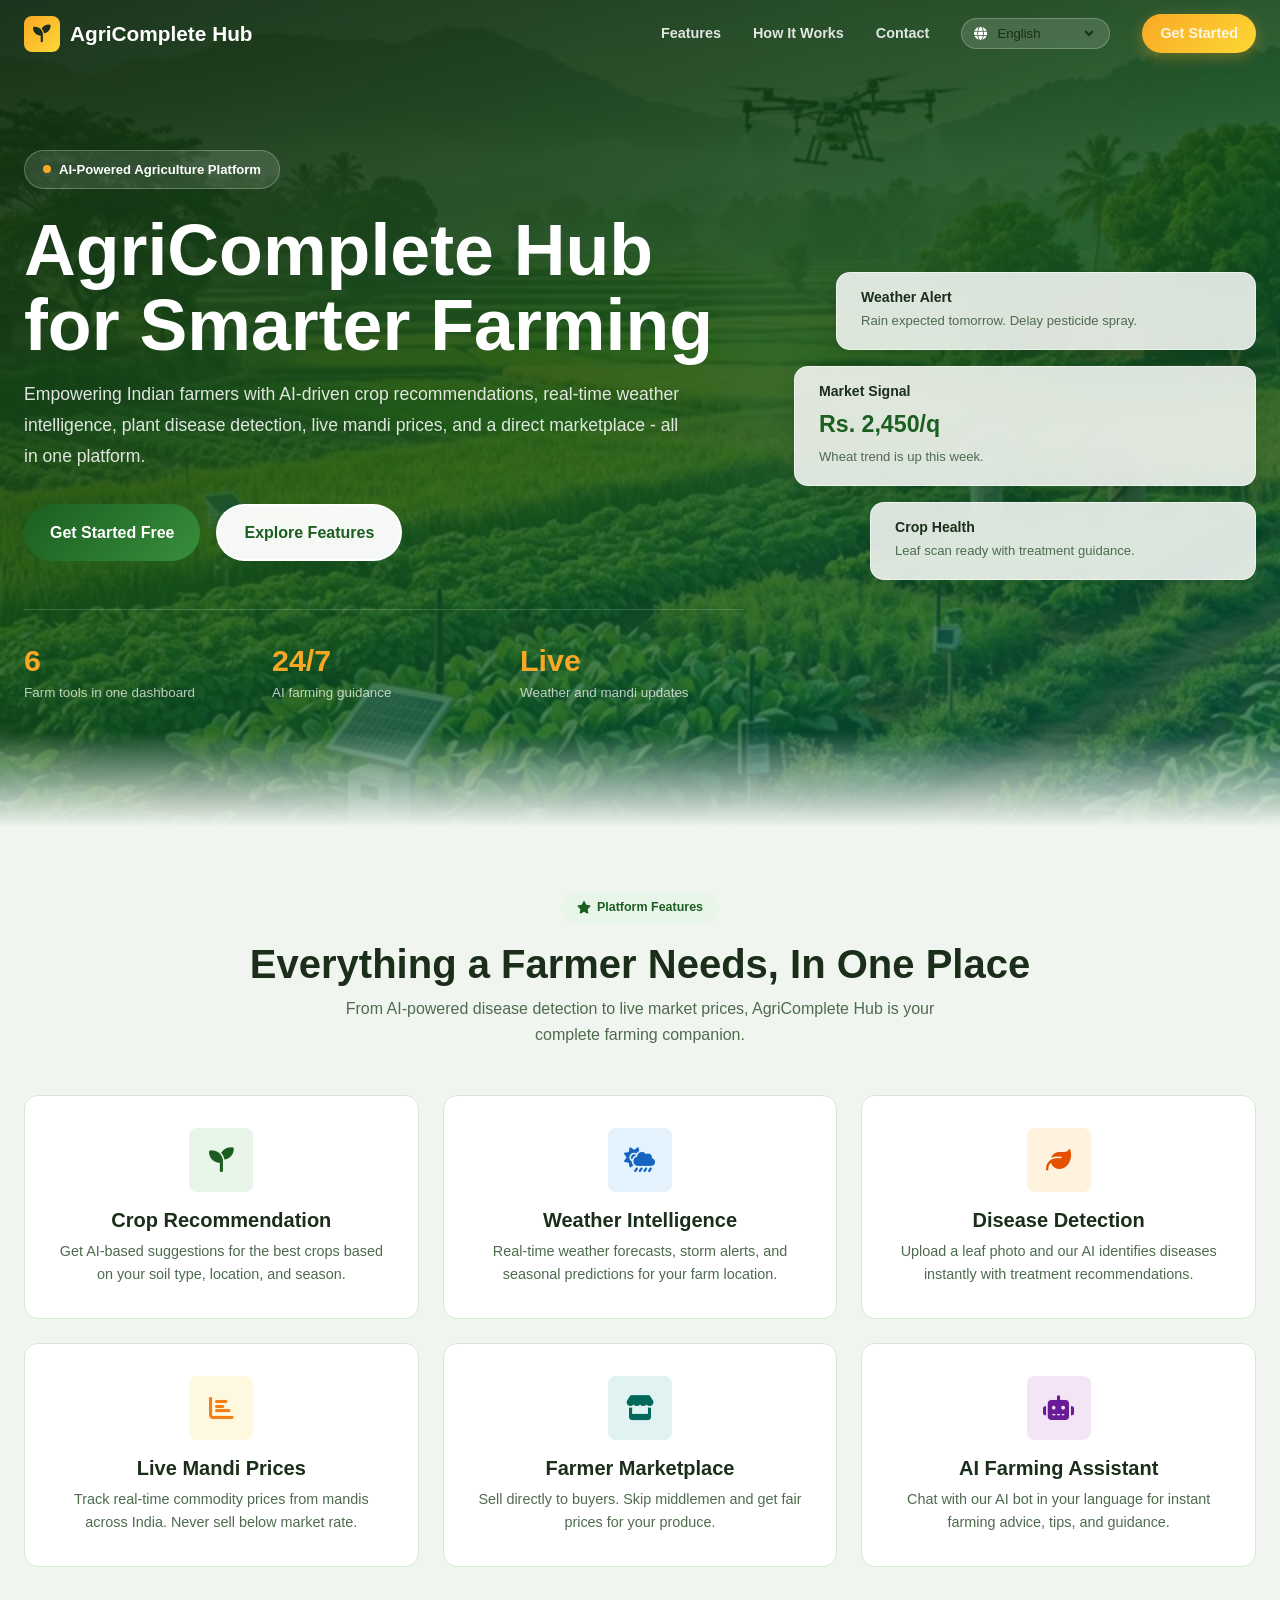
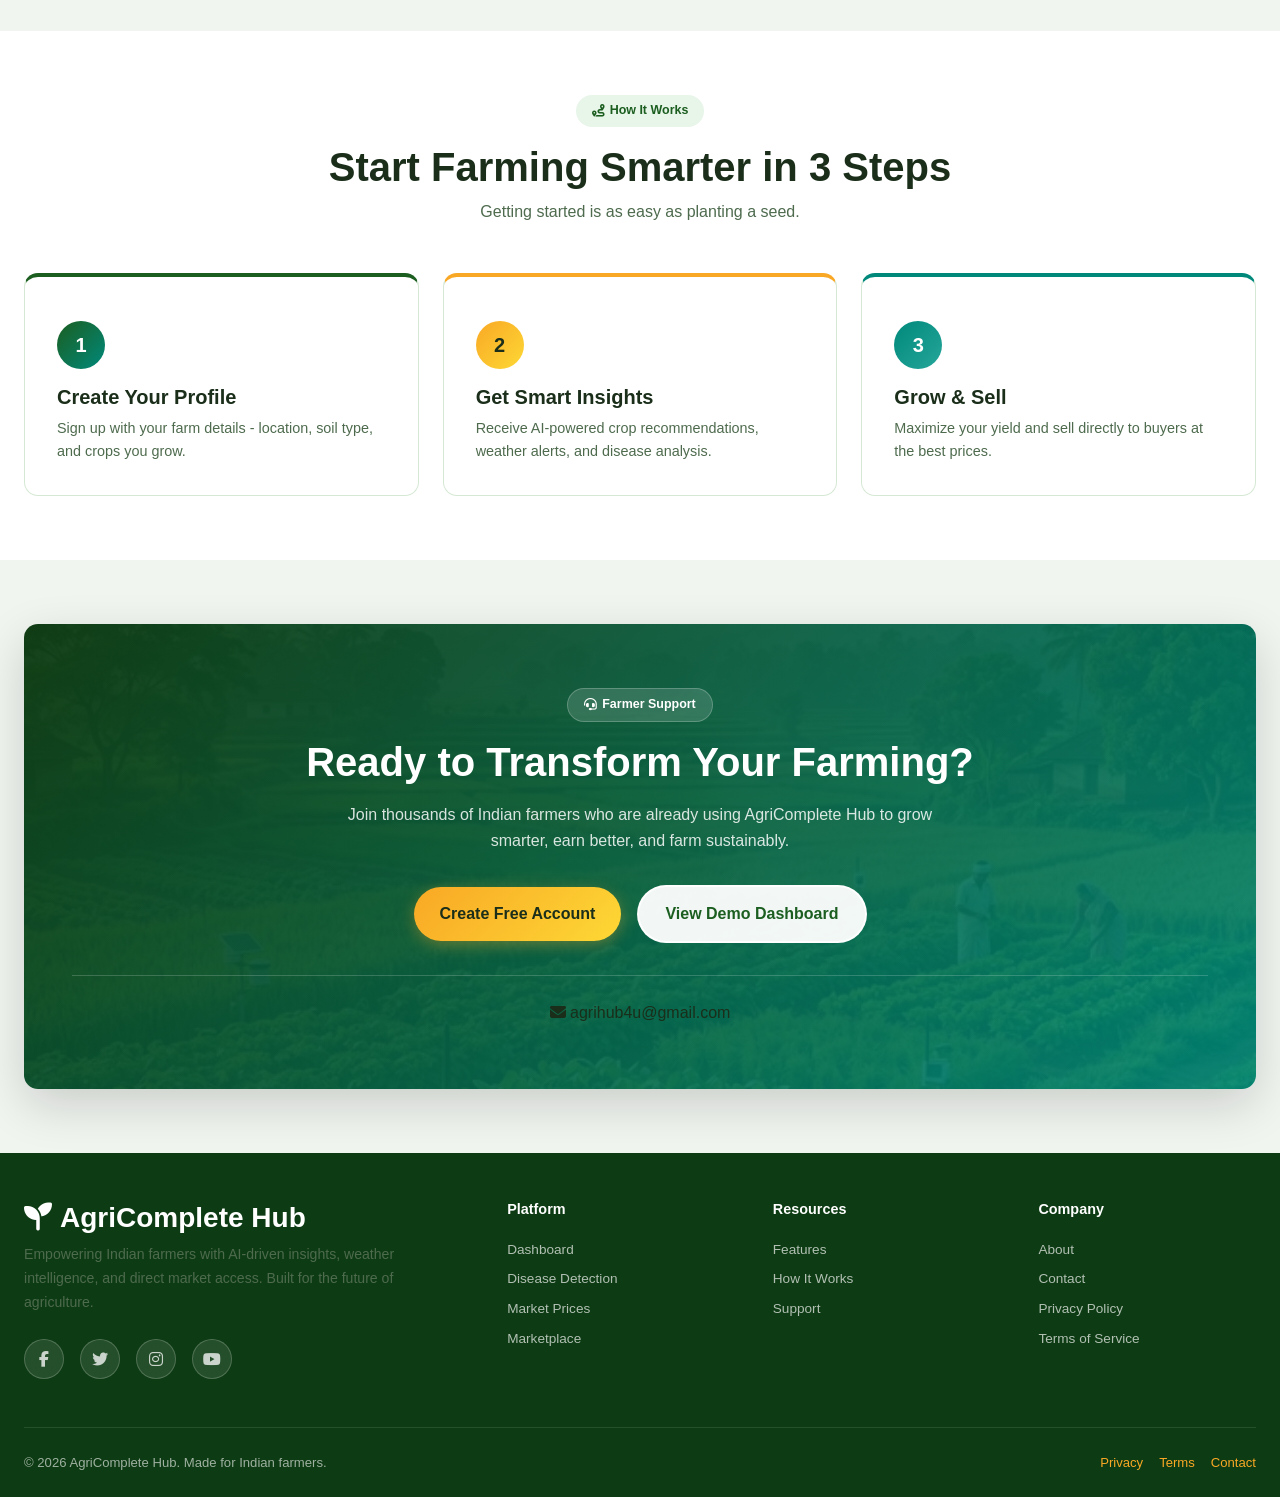
<file: agricomplete-hub/frontend/index.html>
﻿<!DOCTYPE html>
<html lang="en">
<head>
 <meta charset="UTF-8">
 <meta name="viewport" content="width=device-width, initial-scale=1.0">
 <title>AgriComplete Hub - Smart Farming Made Simple</title>
 <meta name="description" content="AgriComplete Hub is an AI-powered agriculture platform helping farmers with crop recommendations, weather alerts, disease detection, market prices, and direct buyer connections.">
 <link rel="stylesheet" href="css/style.css?v=mobile-ux-20260624">
 <link rel="stylesheet" href="https://cdnjs.cloudflare.com/ajax/libs/font-awesome/6.5.1/css/all.min.css" media="print" onload="this.media='all'">
 <noscript><link rel="stylesheet" href="https://cdnjs.cloudflare.com/ajax/libs/font-awesome/6.5.1/css/all.min.css"></noscript>
</head>
<body>

 <!-- ============ NAVIGATION ============ -->
 <nav class="landing-nav" id="landingNav">
 <div class="container">
 <a href="index.html" class="logo" aria-label="AgriComplete Hub home">
 <span class="logo-icon"><i class="fas fa-seedling"></i></span>
 AgriComplete Hub
 </a>
 <div class="landing-links" id="navLinks">
 <a href="#features" data-i18n="nav_features">Features</a>
 <a href="#how-it-works" data-i18n="nav_how_it_works">How It Works</a>
 <a href="#contact" data-i18n="nav_contact">Contact</a>
 <div class="lang-selector">
 <i class="fas fa-globe"></i>
 <select id="langSelectorLanding" onchange="changeLanguage(this.value)" aria-label="Select language">
 <option value="en">English</option>
 <option value="hi">HI</option>
 <option value="mr">MR</option>
 <option value="pa">PA</option>
 <option value="ta">TA</option>
 <option value="te">TE</option>
 </select>
 </div>
 <a href="auth.html" class="btn btn-accent btn-sm" data-i18n="get_started">Get Started</a>
 </div>
 <button class="mobile-menu-btn" id="mobileMenuBtn" type="button" onclick="toggleMobileMenu()" aria-label="Open menu">
 <i class="fas fa-bars"></i>
 </button>
 </div>
 </nav>

 <!-- ============ HERO ============ -->
 <section class="hero">
 <div class="container">
 <div class="hero-content fade-in">
 <div class="hero-badge">
 <span class="dot"></span>
 <span data-i18n="hero_badge">AI-Powered Agriculture Platform</span>
 </div>
 <h1 data-i18n="hero_title">AgriComplete Hub for Smarter Farming</h1>
 <p data-i18n="hero_desc">Empowering Indian farmers with AI-driven crop recommendations, real-time weather intelligence, plant disease detection, live mandi prices, and a direct marketplace - all in one platform.</p>
 <div class="hero-actions fade-in delay-2">
 <a href="auth.html" class="btn btn-primary btn-lg" data-i18n="get_started">Get Started Free</a>
 <a href="#features" class="btn btn-secondary btn-lg" data-i18n="explore_features">Explore Features</a>
 </div>
 <div class="hero-stats fade-in delay-3" aria-label="Platform highlights">
 <div class="hero-stat">
 <h3>6</h3>
 <p data-i18n="hero_stat_tools_text">Farm tools in one dashboard</p>
 </div>
 <div class="hero-stat">
 <h3>24/7</h3>
 <p data-i18n="hero_stat_ai_text">AI farming guidance</p>
 </div>
 <div class="hero-stat">
 <h3>Live</h3>
 <p data-i18n="hero_stat_live_text">Weather and mandi updates</p>
 </div>
 </div>
 </div>
 <div class="hero-visual fade-in delay-4" aria-hidden="true">
 <div class="float-card">
 <h4 data-i18n="float_weather_title">Weather Alert</h4>
 <p data-i18n="float_weather_text">Rain expected tomorrow. Delay pesticide spray.</p>
 </div>
 <div class="float-card">
 <h4 data-i18n="float_market_title">Market Signal</h4>
 <p class="float-value">Rs. 2,450/q</p>
 <p data-i18n="float_market_text">Wheat trend is up this week.</p>
 </div>
 <div class="float-card">
 <h4 data-i18n="float_crop_title">Crop Health</h4>
 <p data-i18n="float_crop_text">Leaf scan ready with treatment guidance.</p>
 </div>
 </div>
 </div>
 </section>

 <!-- ============ FEATURES ============ -->
 <section class="features-section" id="features">
 <div class="container">
 <div class="section-header fade-in">
 <div class="section-badge">
 <i class="fas fa-star"></i>
 <span data-i18n="features_badge">Platform Features</span>
 </div>
 <h2 data-i18n="features_title">Everything a Farmer Needs, In One Place</h2>
 <p data-i18n="features_desc">From AI-powered disease detection to live market prices, AgriComplete Hub is your complete farming companion.</p>
 </div>
 <div class="grid-3" id="featureGrid">
 <div class="feature-card fade-in delay-1">
 <div class="feature-icon green"><i class="fas fa-seedling"></i></div>
 <h4 data-i18n="f1_title">Crop Recommendation</h4>
 <p data-i18n="f1_desc">Get AI-based suggestions for the best crops based on your soil type, location, and season.</p>
 </div>
 <div class="feature-card fade-in delay-2">
 <div class="feature-icon blue"><i class="fas fa-cloud-sun-rain"></i></div>
 <h4 data-i18n="f2_title">Weather Intelligence</h4>
 <p data-i18n="f2_desc">Real-time weather forecasts, storm alerts, and seasonal predictions for your farm location.</p>
 </div>
 <div class="feature-card fade-in delay-3">
 <div class="feature-icon orange"><i class="fas fa-leaf"></i></div>
 <h4 data-i18n="f3_title">Disease Detection</h4>
 <p data-i18n="f3_desc">Upload a leaf photo and our AI identifies diseases instantly with treatment recommendations.</p>
 </div>
 <div class="feature-card fade-in delay-1">
 <div class="feature-icon yellow"><i class="fas fa-chart-bar"></i></div>
 <h4 data-i18n="f4_title">Live Mandi Prices</h4>
 <p data-i18n="f4_desc">Track real-time commodity prices from mandis across India. Never sell below market rate.</p>
 </div>
 <div class="feature-card fade-in delay-2">
 <div class="feature-icon teal"><i class="fas fa-store"></i></div>
 <h4 data-i18n="f5_title">Farmer Marketplace</h4>
 <p data-i18n="f5_desc">Sell directly to buyers. Skip middlemen and get fair prices for your produce.</p>
 </div>
 <div class="feature-card fade-in delay-3">
 <div class="feature-icon purple"><i class="fas fa-robot"></i></div>
 <h4 data-i18n="f6_title">AI Farming Assistant</h4>
 <p data-i18n="f6_desc">Chat with our AI bot in your language for instant farming advice, tips, and guidance.</p>
 </div>
 </div>
 </div>
 </section>

 <!-- ============ HOW IT WORKS ============ -->
 <section class="landing-section section-light" id="how-it-works">
 <div class="container">
 <div class="section-header fade-in">
 <div class="section-badge">
 <i class="fas fa-route"></i>
 <span data-i18n="hiw_badge">How It Works</span>
 </div>
 <h2 data-i18n="hiw_title">Start Farming Smarter in 3 Steps</h2>
 <p data-i18n="hiw_desc">Getting started is as easy as planting a seed.</p>
 </div>
 <div class="how-steps">
 <div class="step-card fade-in delay-1">
 <span class="step-number">1</span>
 <h4 data-i18n="step1_title">Create Your Profile</h4>
 <p data-i18n="step1_desc">Sign up with your farm details - location, soil type, and crops you grow.</p>
 </div>
 <div class="step-card fade-in delay-2">
 <span class="step-number">2</span>
 <h4 data-i18n="step2_title">Get Smart Insights</h4>
 <p data-i18n="step2_desc">Receive AI-powered crop recommendations, weather alerts, and disease analysis.</p>
 </div>
 <div class="step-card fade-in delay-3">
 <span class="step-number">3</span>
 <h4 data-i18n="step3_title">Grow & Sell</h4>
 <p data-i18n="step3_desc">Maximize your yield and sell directly to buyers at the best prices.</p>
 </div>
 </div>
 </div>
 </section>

 <!-- ============ CONTACT / CTA ============ -->
 <section class="cta-section" id="contact">
 <div class="container">
 <div class="cta-box fade-in">
 <div class="section-badge cta-badge">
 <i class="fas fa-headset"></i>
 <span data-i18n="cta_badge">Farmer Support</span>
 </div>
 <h2 data-i18n="cta_title">Ready to Transform Your Farming?</h2>
 <p data-i18n="cta_desc">Join thousands of Indian farmers who are already using AgriComplete Hub to grow smarter, earn better, and farm sustainably.</p>
 <div class="cta-actions">
 <a href="auth.html" class="btn btn-accent btn-lg" data-i18n="cta_btn1">Create Free Account</a>
 <a href="dashboard.html" class="btn btn-secondary btn-lg" data-i18n="cta_btn2">View Demo Dashboard</a>
 </div>
 <div class="contact-list" aria-label="Contact options">
 <a href="mailto:agrihub4u@gmail.com"><i class="fas fa-envelope"></i> agrihub4u@gmail.com</a>
 </div>
 </div>
 </div>
 </section>

 <!-- ============ FOOTER ============ -->
 <footer class="landing-footer">
 <div class="container">
 <div class="footer-grid">
 <div class="footer-brand">
 <h3>
 <span><i class="fas fa-seedling"></i></span> AgriComplete Hub
 </h3>
 <p data-i18n="footer_desc">Empowering Indian farmers with AI-driven insights, weather intelligence, and direct market access. Built for the future of agriculture.</p>
 <div class="footer-socials">
 <a href="#" class="btn-icon" aria-label="Facebook"><i class="fab fa-facebook-f"></i></a>
 <a href="#" class="btn-icon" aria-label="Twitter"><i class="fab fa-twitter"></i></a>
 <a href="#" class="btn-icon" aria-label="Instagram"><i class="fab fa-instagram"></i></a>
 <a href="#" class="btn-icon" aria-label="YouTube"><i class="fab fa-youtube"></i></a>
 </div>
 </div>
 <div class="footer-links">
 <h4 data-i18n="footer_platform">Platform</h4>
 <a href="dashboard.html" data-i18n="nav_dashboard">Dashboard</a>
 <a href="disease-detection.html" data-i18n="nav_disease">Disease Detection</a>
 <a href="market-prices.html" data-i18n="nav_market">Market Prices</a>
 <a href="marketplace.html" data-i18n="nav_marketplace">Marketplace</a>
 </div>
 <div class="footer-links">
 <h4 data-i18n="footer_resources">Resources</h4>
 <a href="#features" data-i18n="nav_features">Features</a>
 <a href="#how-it-works" data-i18n="nav_how_it_works">How It Works</a>
 <a href="#contact" data-i18n="footer_support">Support</a>
 </div>
 <div class="footer-links">
 <h4 data-i18n="footer_company">Company</h4>
 <a href="#contact" data-i18n="footer_about">About</a>
 <a href="#contact" data-i18n="nav_contact">Contact</a>
 <a href="#contact" data-i18n="footer_privacy">Privacy Policy</a>
 <a href="#contact" data-i18n="footer_terms">Terms of Service</a>
 </div>
 </div>
 <div class="footer-bottom">
 <p data-i18n="footer_copyright">&copy; 2026 AgriComplete Hub. Made for Indian farmers.</p>
 <p>
 <a href="#contact" data-i18n="footer_privacy_short">Privacy</a>
 <a href="#contact" data-i18n="footer_terms_short">Terms</a>
 <a href="#contact" data-i18n="nav_contact">Contact</a>
 </p>
 </div>
 </div>
 </footer>

 <script src="js/landing.js?v=deployment-polish-20260623"></script>
</body>
</html>
</file>
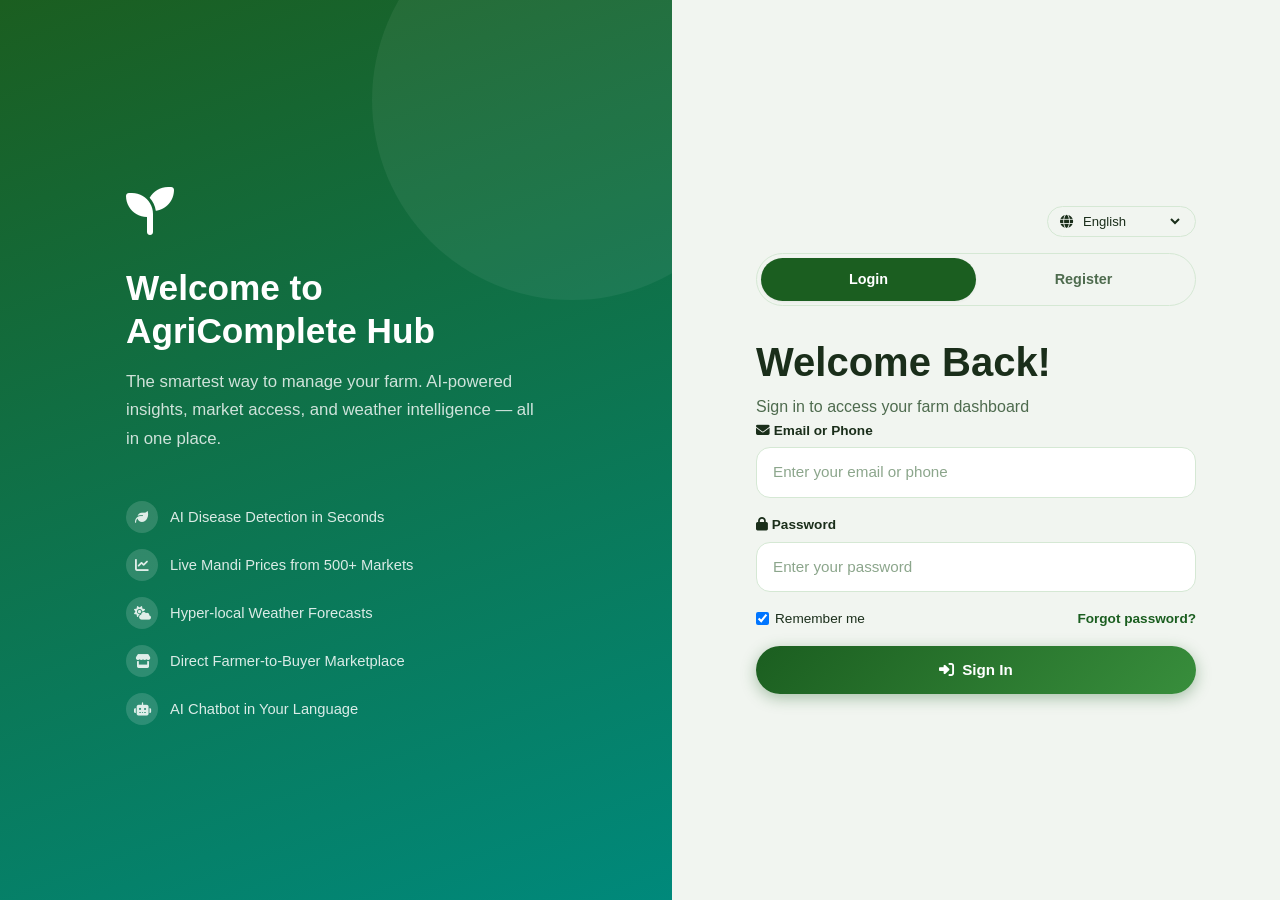
<file: agricomplete-hub/frontend/auth.html>
<!DOCTYPE html>
<html lang="en">
<head>
 <meta charset="UTF-8">
 <meta name="viewport" content="width=device-width, initial-scale=1.0">
 <title>Login — AgriComplete Hub</title>
 <meta name="description" content="Login or sign up to AgriComplete Hub — your smart farming platform.">
 <link rel="stylesheet" href="css/style.css?v=mobile-ux-20260624">
 <link rel="stylesheet" href="https://cdnjs.cloudflare.com/ajax/libs/font-awesome/6.5.1/css/all.min.css" media="print" onload="this.media='all'">
 <noscript><link rel="stylesheet" href="https://cdnjs.cloudflare.com/ajax/libs/font-awesome/6.5.1/css/all.min.css"></noscript>
</head>
<body>
 <div class="auth-page">
 <!-- Left Visual -->
 <div class="auth-visual">
 <div class="auth-visual-content fade-in">
 <div style="font-size:3rem;margin-bottom:var(--space-md);"><i class="fas fa-seedling"></i></div>
 <h2>Welcome to<br>AgriComplete Hub</h2>
 <p>The smartest way to manage your farm. AI-powered insights, market access, and weather intelligence — all in one place.</p>
 <div class="auth-features">
 <div class="auth-feature">
 <i class="fas fa-leaf"></i>
 <span>AI Disease Detection in Seconds</span>
 </div>
 <div class="auth-feature">
 <i class="fas fa-chart-line"></i>
 <span>Live Mandi Prices from 500+ Markets</span>
 </div>
 <div class="auth-feature">
 <i class="fas fa-cloud-sun"></i>
 <span>Hyper-local Weather Forecasts</span>
 </div>
 <div class="auth-feature">
 <i class="fas fa-store"></i>
 <span>Direct Farmer-to-Buyer Marketplace</span>
 </div>
 <div class="auth-feature">
 <i class="fas fa-robot"></i>
 <span>AI Chatbot in Your Language</span>
 </div>
 </div>
 </div>
 </div>

 <!-- Right Form -->
 <div class="auth-form-side">
 <div class="auth-form-box fade-in">
 <!-- Language selector -->
 <div style="display:flex;justify-content:flex-end;margin-bottom:var(--space-md);">
 <div class="lang-selector">
 <i class="fas fa-globe"></i>
 <select onchange="changeLanguage(this.value)">
 <option value="en">English</option>
 <option value="hi">HI</option>
 <option value="mr">MR</option>
 <option value="pa">PA</option>
 <option value="ta">TA</option>
 <option value="te">TE</option>
 </select>
 </div>
 </div>

 <!-- Tabs -->
 <div class="auth-tabs">
 <button class="auth-tab active" id="loginTab" onclick="switchAuthTab('login')">Login</button>
 <button class="auth-tab" id="registerTab" onclick="switchAuthTab('register')">Register</button>
 </div>

 <!-- LOGIN FORM -->
 <div id="loginForm">
 <h2 data-i18n="login_title">Welcome Back!</h2>
 <p data-i18n="login_subtitle">Sign in to access your farm dashboard</p>
 <form class="auth-form" onsubmit="handleLogin(event)">
 <div class="input-group">
 <label for="loginEmail"><i class="fas fa-envelope"></i> Email or Phone</label>
 <input class="input-field" type="text" id="loginEmail" placeholder="Enter your email or phone" required>
 </div>
 <div class="input-group">
 <label for="loginPassword"><i class="fas fa-lock"></i> Password</label>
 <input class="input-field" type="password" id="loginPassword" placeholder="Enter your password" required>
 </div>
 <div class="auth-options">
 <label><input type="checkbox" checked> Remember me</label>
 <button type="button" onclick="openForgotPasswordModal()" style="color:var(--color-primary);font-weight:600;">Forgot password?</button>
 </div>
 <button class="btn btn-primary" type="submit" style="width:100%;justify-content:center;">
 <i class="fas fa-sign-in-alt"></i> Sign In
 </button>
 </form>
 </div>

 <!-- REGISTER FORM -->
 <div id="registerForm" style="display:none;">
 <h2 data-i18n="register_title">Create Account</h2>
 <p data-i18n="register_subtitle">Start your smart farming journey today</p>
 <form class="auth-form" onsubmit="handleRegister(event)">
 <div class="input-row">
 <div class="input-group">
 <label for="regFirstName">First Name</label>
 <input class="input-field" type="text" id="regFirstName" placeholder="First name" required>
 </div>
 <div class="input-group">
 <label for="regLastName">Last Name</label>
 <input class="input-field" type="text" id="regLastName" placeholder="Last name" required>
 </div>
 </div>
 <div class="input-group">
 <label for="regPhone"><i class="fas fa-phone"></i> Phone Number</label>
 <input class="input-field" type="tel" id="regPhone" placeholder="+91 XXXXX XXXXX" required>
 </div>
 <div class="input-group">
 <label for="regEmail"><i class="fas fa-envelope"></i> Email</label>
 <input class="input-field" type="email" id="regEmail" placeholder="your@email.com" required>
 </div>
 <div class="input-group">
 <label for="regState"><i class="fas fa-map-marker-alt"></i> State</label>
 <select class="input-field" id="regState" required>
 <option value="">Select your state</option>
 <option>Maharashtra</option>
 <option>Punjab</option>
 <option>Uttar Pradesh</option>
 <option>Bihar</option>
 <option>Madhya Pradesh</option>
 <option>Rajasthan</option>
 <option>Tamil Nadu</option>
 <option>Karnataka</option>
 <option>Gujarat</option>
 <option>Andhra Pradesh</option>
 <option>Telangana</option>
 <option>West Bengal</option>
 <option>Haryana</option>
 <option>Other</option>
 </select>
 </div>
 <div class="input-group">
 <label for="regPassword"><i class="fas fa-lock"></i> Password</label>
 <input class="input-field" type="password" id="regPassword" placeholder="Create a strong password" required>
 </div>
 <label style="font-size:.82rem;display:flex;align-items:flex-start;gap:8px;">
 <input type="checkbox" required style="margin-top:3px;">
 I agree to the <a href="#" style="color:var(--color-primary);font-weight:600;">Terms of Service</a> and <a href="#" style="color:var(--color-primary);font-weight:600;">Privacy Policy</a>
 </label>
 <button class="btn btn-primary" type="submit" style="width:100%;justify-content:center;">
 <i class="fas fa-user-plus"></i> Create Account
 </button>
 </form>
 </div>
 </div>
 </div>
 </div>

 <div id="forgotPasswordModal" class="market-report-modal" style="display:none;">
 <div class="market-report-card">
 <div class="market-report-header">
 <div>
 <span><i class="fas fa-key"></i> Account Recovery</span>
 <h3>Reset Password</h3>
 <p id="resetModalDescription">Receive a secure OTP on your registered email address.</p>
 </div>
 <button type="button" class="market-report-close" onclick="closeForgotPasswordModal()" aria-label="Close reset password dialog"><i class="fas fa-times"></i></button>
 </div>
 <form class="market-report-form" id="resetRequestForm" onsubmit="handleForgotPasswordRequest(event)">
 <input type="hidden" id="resetChannel" value="email">
 <div class="input-group">
 <label for="resetIdentifier" id="resetIdentifierLabel"><i class="fas fa-envelope"></i> Registered Email</label>
 <input class="input-field" type="email" id="resetIdentifier" placeholder="your@email.com" autocomplete="email" required>
 </div>
 <p id="resetRequestHint" style="font-size:.84rem;color:var(--text-secondary);">A 6-digit OTP will be sent to your registered email.</p>
 <div class="market-report-actions">
 <button type="button" class="btn btn-secondary" onclick="closeForgotPasswordModal()">Cancel</button>
 <button type="submit" class="btn btn-primary"><i class="fas fa-paper-plane"></i> Send OTP</button>
 </div>
 </form>
 <form class="market-report-form" id="resetConfirmForm" onsubmit="handleForgotPasswordConfirm(event)" style="display:none;">
 <p id="resetCodeMessage" style="font-size:.84rem;color:var(--text-secondary);margin:0;">Enter the OTP sent to your account.</p>
 <p id="resetDevCode" style="display:none;font-size:.84rem;color:var(--color-primary);font-weight:700;margin:0;"></p>
 <div class="input-group">
 <label for="resetCode"><i class="fas fa-shield-halved"></i> One-Time Password</label>
 <input class="input-field" type="text" id="resetCode" inputmode="numeric" autocomplete="one-time-code" maxlength="6" pattern="[0-9]{6}" placeholder="6-digit OTP" required>
 </div>
 <div class="input-group">
 <label for="resetPassword"><i class="fas fa-lock"></i> New Password</label>
 <input class="input-field" type="password" id="resetPassword" placeholder="Minimum 6 characters" required minlength="6">
 </div>
 <button type="button" class="reset-resend-btn" id="resetResendBtn" onclick="resendPasswordResetCode()">
 <i class="fas fa-rotate-right"></i> Send new OTP
 </button>
 <div class="market-report-actions">
 <button type="button" class="btn btn-secondary" onclick="showForgotPasswordRequestStep()">Back</button>
 <button type="submit" class="btn btn-primary"><i class="fas fa-key"></i> Reset Password</button>
 </div>
 </form>
 </div>
 </div>

<script src="js/main.js?v=session-scope-20260622"></script>
</body>
</html>
</file>
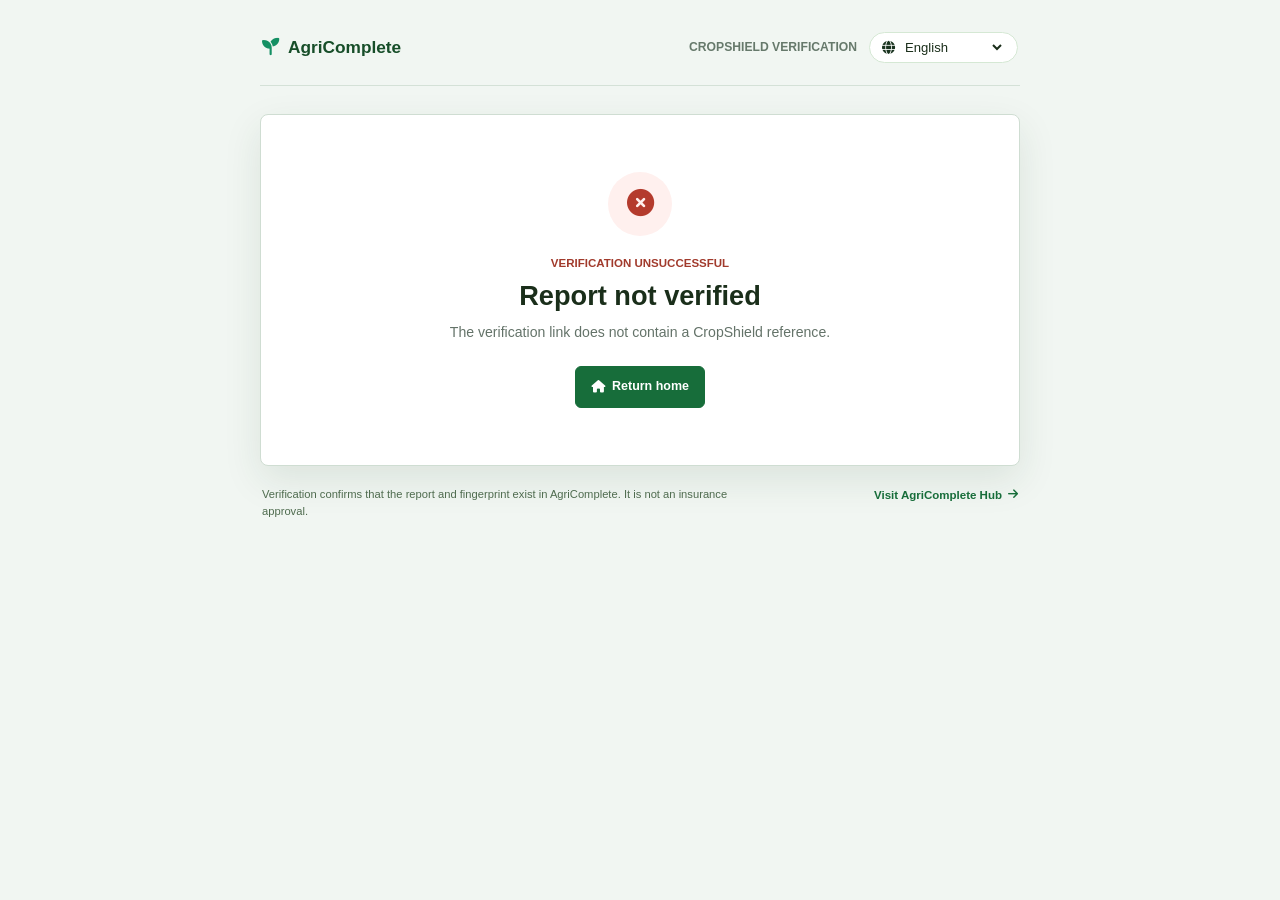
<file: agricomplete-hub/frontend/cropshield-verify.html>
<!DOCTYPE html>
<html lang="en">
<head>
 <meta charset="UTF-8">
 <meta name="viewport" content="width=device-width, initial-scale=1.0">
 <meta name="api-url" content="https://agricomplete-backend.onrender.com/api">
 <title>Verify CropShield Report - AgriComplete Hub</title>
 <meta name="description" content="Verify the authenticity and evidence fingerprint of an AgriComplete CropShield report.">
 <link rel="stylesheet" href="css/style.css?v=mobile-ux-20260624">
 <link rel="stylesheet" href="css/cropshield-verify.css?v=cropshield-acres-20260613">
 <link rel="stylesheet" href="https://cdnjs.cloudflare.com/ajax/libs/font-awesome/6.5.1/css/all.min.css" media="print" onload="this.media='all'">
</head>
<body class="cropshield-verify-body">
 <main class="cropshield-verify-shell">
 <header class="cropshield-verify-brand">
 <a href="index.html"><i class="fas fa-seedling"></i><span>AgriComplete</span></a>
 <div class="cropshield-verify-tools">
 <span>CropShield verification</span>
 <div class="lang-selector">
 <i class="fas fa-globe"></i>
 <select onchange="changeLanguage(this.value)" aria-label="Select language"></select>
 </div>
 </div>
 </header>

 <section class="cropshield-verify-card" id="verificationCard" aria-live="polite">
 <div class="cropshield-verify-state loading" id="verificationState">
 <span class="cropshield-verify-icon"><i class="fas fa-spinner fa-spin"></i></span>
 <span class="cropshield-verify-kicker">Checking evidence record</span>
 <h1>Verifying CropShield report</h1>
 <p>We are matching the reference against the protected report registry.</p>
 </div>
 </section>

 <footer class="cropshield-verify-footer">
 <p>Verification confirms that the report and fingerprint exist in AgriComplete. It is not an insurance approval.</p>
 <a href="index.html">Visit AgriComplete Hub <i class="fas fa-arrow-right"></i></a>
 </footer>
 </main>
 <script src="js/main.js?v=session-scope-20260622"></script>
 <script src="js/cropshield-i18n.js?v=full-i18n-20260614-3"></script>
 <script src="js/cropshield-verify.js?v=deployment-polish-20260623"></script>
</body>
</html>
</file>
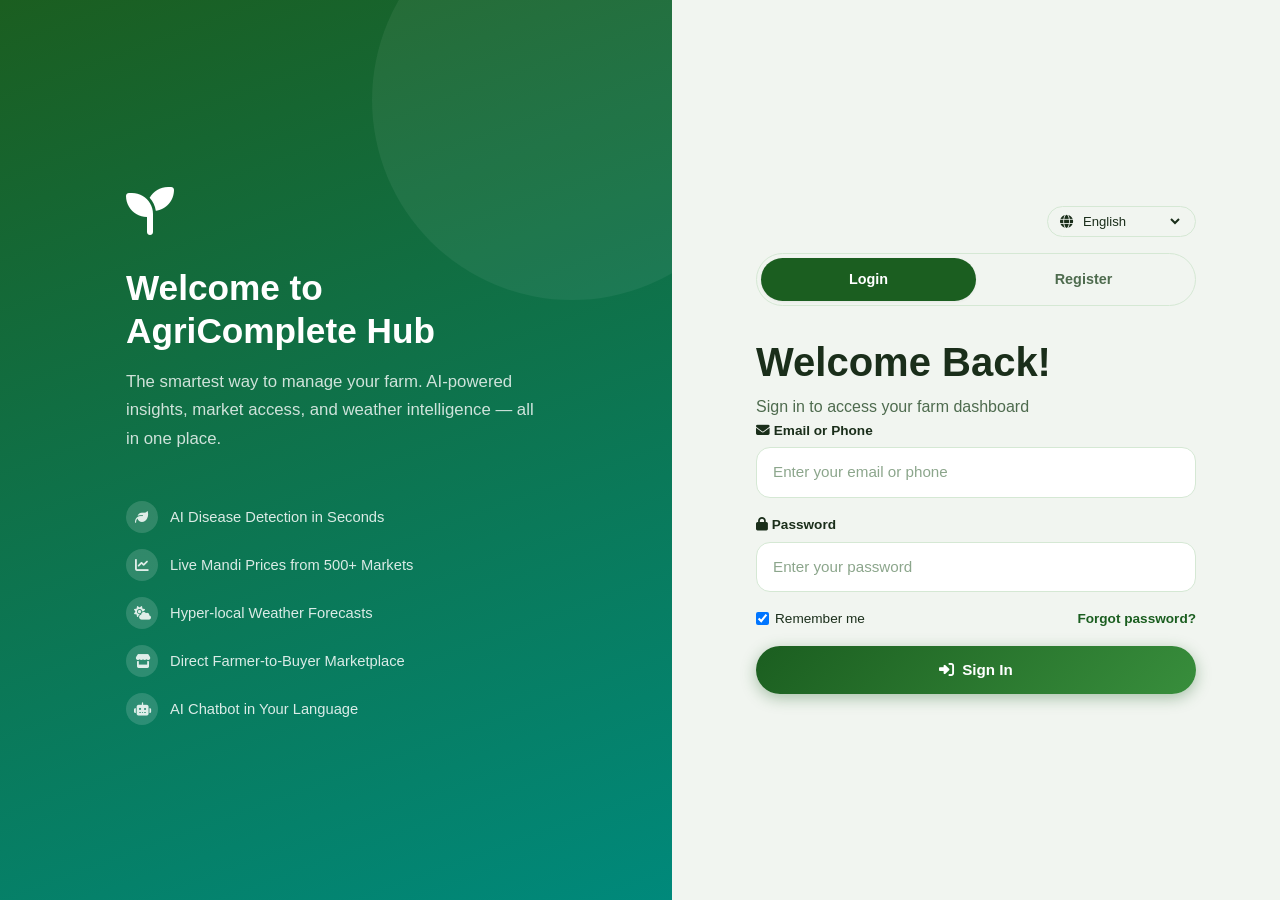
<file: agricomplete-hub/frontend/cropshield.html>
<!DOCTYPE html>
<html lang="en">
<head>
 <meta charset="UTF-8">
 <meta name="viewport" content="width=device-width, initial-scale=1.0">
 <meta name="api-url" content="https://agricomplete-backend.onrender.com/api">
 <title>CropShield - AgriComplete Hub</title>
 <meta name="description" content="Create structured crop-loss evidence reports using field photos, weather context, and transparent financial estimates.">
 <link rel="stylesheet" href="css/style.css?v=app-wide-layout-20260624">
 <link rel="stylesheet" href="css/cropshield.css?v=mobile-ux-20260624">
 <link rel="stylesheet" href="css/cropshield-signature.css?v=signature-capture-20260613">
 <link rel="stylesheet" href="css/cropshield-claims.css?v=claim-score-20260613">
 <link rel="stylesheet" href="https://cdnjs.cloudflare.com/ajax/libs/font-awesome/6.5.1/css/all.min.css" media="print" onload="this.media='all'">
 <noscript><link rel="stylesheet" href="https://cdnjs.cloudflare.com/ajax/libs/font-awesome/6.5.1/css/all.min.css"></noscript>
</head>
<body>
 <button class="sidebar-toggle" id="sidebarToggle" onclick="toggleSidebar()"><i class="fas fa-bars"></i></button>
 <div class="sidebar-overlay" id="sidebarOverlay" onclick="toggleSidebar()"></div>

 <aside class="sidebar" id="sidebar">
 <div class="sidebar-brand">
 <h2><span class="brand-icon"><i class="fas fa-seedling"></i></span> AgriComplete</h2>
 <p>Smart Farming Platform</p>
 </div>
 <nav class="sidebar-nav">
 <div class="nav-section-title">Main Menu</div>
 <a href="dashboard.html" class="nav-item"><i class="fas fa-th-large"></i><span>Dashboard</span></a>
 <a href="disease-detection.html" class="nav-item"><i class="fas fa-leaf"></i><span>Disease Detection</span></a>
 <a href="market-prices.html" class="nav-item"><i class="fas fa-chart-bar"></i><span>Market Prices</span><span class="nav-badge">Live</span></a>
 <a href="marketplace.html" class="nav-item"><i class="fas fa-store"></i><span>Marketplace</span></a>
 <div class="nav-section-title">Tools</div>
 <a href="resource-management.html" class="nav-item"><i class="fas fa-recycle"></i><span>Resource Management</span></a>
 <a href="cropshield.html" class="nav-item active"><i class="fas fa-shield-halved"></i><span>CropShield</span><span class="nav-badge cropshield-nav-badge">New</span></a>
 <div class="nav-section-title">Account</div>
 <a href="profile.html" class="nav-item"><i class="fas fa-user-circle"></i><span>My Profile</span></a>
 <a href="#" class="nav-item"><i class="fas fa-cog"></i><span data-i18n="nav_settings">Settings</span></a>
 <a href="#" class="nav-item" onclick="handleLogout()"><i class="fas fa-sign-out-alt"></i><span>Logout</span></a>
 </nav>
 <div class="sidebar-footer">
 <div class="user-profile"><div class="user-avatar">RS</div><div class="user-info"><h4>Rajesh Singh</h4></div></div>
 </div>
 </aside>

 <div class="main-content">
 <div class="topbar">
 <div class="topbar-left">
 <div>
 <h3><i class="fas fa-shield-halved cropshield-title-icon"></i> CropShield</h3>
 <p>Data-assisted crop-loss evidence and financial impact reporting</p>
 </div>
 </div>
 <div class="topbar-right">
 <span class="cropshield-secure-chip"><i class="fas fa-fingerprint"></i> Evidence protected</span>
 <div class="lang-selector">
 <i class="fas fa-globe"></i>
 <select onchange="changeLanguage(this.value)" aria-label="Select language"></select>
 </div>
 <button class="btn-icon notification-btn"><i class="fas fa-bell"></i><div class="notif-dot"></div></button>
 </div>
 </div>

 <main class="page-content cropshield-page">
 <section class="cropshield-hero fade-in">
 <div>
 <span class="cropshield-kicker"><i class="fas fa-file-shield"></i> Crop loss evidence workspace</span>
 <h1>Turn field damage into structured, verifiable evidence.</h1>
 <p>Attach clear damage evidence, add weather context, estimate financial loss, and generate a QR-verifiable report.</p>
 </div>
 <div class="cropshield-hero-stats">
 <article><strong id="csTotalCases">0</strong><span>Evidence reports</span></article>
 <article><strong id="csSubmittedCases">0</strong><span>Submitted cases</span></article>
 <article><strong id="csTotalExposure">INR 0</strong><span>Documented exposure</span></article>
 </div>
 </section>

 <section class="cropshield-disclaimer">
 <i class="fas fa-circle-info"></i>
 <p><strong>Decision-support only.</strong> CropShield prepares traceable evidence and estimates. It does not approve insurance claims or replace an agricultural officer's inspection.</p>
 </section>

 <div class="cropshield-workspace">
 <form id="cropShieldForm" class="cropshield-form-panel">
 <div class="cropshield-panel-heading">
 <div><span>New assessment</span><h2>Build evidence package</h2></div>
 <button class="btn-icon cropshield-reset-btn" id="csResetBtn" type="button" title="Clear assessment"><i class="fas fa-rotate-left"></i></button>
 </div>
 <div class="cropshield-completion">
 <div><span>Assessment readiness</span><strong id="csCompletionText">0% complete</strong></div>
 <div class="cropshield-completion-track"><span id="csCompletionBar"></span></div>
 </div>

 <fieldset>
 <legend><span>01</span> Basic information & location</legend>
 <div class="cropshield-form-grid">
 <label><span>Season</span><select id="csSeason" required><option value="">Select season</option><option>Kharif</option><option>Rabi</option><option>Zaid</option><option>Annual / Perennial</option></select></label>
 <label><span>Season year</span><input id="csSeasonYear" type="number" min="2020" max="2027" step="1" placeholder="2026" required></label>
 <label><span>Farmer name</span><input id="csFarmerName" type="text" maxlength="120" autocomplete="name" required></label>
 <label><span>Application / policy number</span><input id="csPolicyNumber" type="text" maxlength="80" placeholder="Policy or application reference" required></label>
 <label><span>Contact number</span><input id="csContactNumber" type="tel" maxlength="20" autocomplete="tel" placeholder="+91..." required></label>
 <label><span>State</span><input id="csState" type="text" maxlength="80" autocomplete="address-level1" required></label>
 <label><span>District</span><input id="csDistrict" type="text" maxlength="80" autocomplete="address-level2" required></label>
 <label><span>Tehsil / Taluka</span><input id="csTehsil" type="text" maxlength="80" required></label>
 <label><span>Block</span><input id="csBlock" type="text" maxlength="80" required></label>
 <label><span>Gram Panchayat</span><input id="csGramPanchayat" type="text" maxlength="100" required></label>
 <label class="cropshield-wide"><span>Village</span><input id="csVillage" type="text" maxlength="100" autocomplete="address-level3" required><small>The administrative hierarchy is printed in the final report.</small></label>
 <label><span>Date of survey</span><input id="csSurveyDate" type="date" required></label>
 <div class="cropshield-gps-control">
 <label><span>GPS latitude</span><input id="csGpsLatitude" type="number" min="-90" max="90" step="0.000001" placeholder="18.520430"></label>
 <label><span>GPS longitude</span><input id="csGpsLongitude" type="number" min="-180" max="180" step="0.000001" placeholder="73.856744"></label>
 <button class="btn btn-secondary" id="csLocateBtn" type="button"><i class="fas fa-location-crosshairs"></i> Use current location</button>
 </div>
 <label class="cropshield-wide cropshield-compact-upload" id="csMapZone">
 <input id="csMapInput" type="file" accept="image/jpeg,image/png,image/webp">
 <img id="csMapPreview" alt="Optional map snapshot preview">
 <span><i class="fas fa-map-location-dot"></i><strong>Optional map snapshot</strong><small id="csMapMeta">Upload a map screenshot if available.</small></span>
 </label>
 <input id="csLocation" type="hidden">
 </div>
 </fieldset>

 <fieldset>
 <legend><span>02</span> Plot & sowing details</legend>
 <div class="cropshield-form-grid">
 <label><span>Survey / Khasra number</span><input id="csSurveyNumber" type="text" maxlength="80" placeholder="Exact plot identifier" required></label>
 <label><span>Crop pattern</span><select id="csCropPattern" required><option value="">Select pattern</option><option>Single Crop</option><option>Mixed Crop</option></select></label>
 <label><span>Notified crop sown</span><input id="csCropName" type="text" placeholder="e.g. Soybean" maxlength="100" autocomplete="off" required></label>
 <label><span>Insured area (acres)</span><input id="csAreaAcres" type="number" min="0.001" max="100000" step="0.001" placeholder="2.5" inputmode="decimal" required></label>
 <label><span>Sowing date</span><input id="csSowingDate" type="date" required></label>
 <label><span>Expected harvest date</span><input id="csExpectedHarvestDate" type="date" required></label>
 <label><span>Expected yield / acre (kg)</span><input id="csYieldAcre" type="number" min="1" max="1000000" step="1" placeholder="5000" inputmode="decimal" required></label>
 <label><span>Current yield estimate (kg)</span><input id="csCurrentYield" type="number" min="0" step="1" placeholder="Leave blank to estimate from damage"></label>
 <label><span>Market price / kg (INR)</span><input id="csPrice" type="number" min="0.01" max="1000000" step="0.01" placeholder="24" inputmode="decimal" required></label>
 </div>
 </fieldset>

 <fieldset>
 <legend><span>03</span> Loss intimation & damage assessment</legend>
 <div class="cropshield-form-grid">
 <label><span>Damage type</span>
 <select id="csDamageType" required>
 <option value="">Select cause</option><option>Disease</option><option>Flood</option><option>Drought</option><option>Storm</option><option>Pest</option><option>Heat</option><option>Other</option>
 </select>
 </label>
 <label><span>Damage occurrence</span><input id="csDamageOccurredAt" type="datetime-local" required></label>
 <label><span>Loss intimation submitted</span><input id="csLossIntimatedAt" type="datetime-local" required></label>
 <div class="cropshield-intimation-status" id="csIntimationStatus"><i class="fas fa-clock"></i><div><strong>72-hour intimation check</strong><span>Enter occurrence and intimation times.</span></div></div>
 <label class="cropshield-wide">
 <span>Observed field damage <strong id="csDamageValue">30%</strong></span>
 <input id="csDamagePercent" class="cropshield-range" type="range" min="1" max="100" step="1" value="30">
 <div class="cropshield-range-labels"><span>Low</span><span>Severe</span></div>
 </label>
 </div>
 </fieldset>

 <fieldset>
 <legend>Damage photo evidence</legend>
 <div class="cropshield-evidence-grid cropshield-evidence-single">
 <label class="cropshield-upload damage" id="csDamageZone">
 <input id="csDamageInput" type="file" accept="image/jpeg,image/png,image/webp">
 <img id="csDamagePreview" alt="Damaged crop preview">
 <span class="cropshield-upload-empty"><i class="fas fa-triangle-exclamation"></i><strong>Damage photo</strong><small>Clear image of the affected crop or field</small></span>
 <span class="cropshield-upload-change"><i class="fas fa-camera"></i> Replace</span>
 <span class="cropshield-upload-meta" id="csDamageMeta">Any resolution - JPG, PNG or WEBP up to 15 MB</span>
 </label>
 </div>
 <p class="cropshield-upload-note"><i class="fas fa-lock"></i> The damage image is compressed before upload and stored with a SHA-256 evidence fingerprint.</p>
 </fieldset>

 <fieldset class="cropshield-ai-evidence" id="csAiEvidenceFieldset" hidden>
 <legend><span>04</span> AI disease detection evidence</legend>
 <div class="cropshield-ai-summary" id="csAiSummary">
 <i class="fas fa-microscope"></i>
 <div><strong>No saved diagnosis selected</strong><span>Run Disease Detection first, then upload the same crop image here.</span></div>
 </div>
 <label class="cropshield-compact-upload" id="csAiZone">
 <input id="csAiInput" type="file" accept="image/jpeg,image/png,image/webp">
 <img id="csAiPreview" alt="AI disease detection source image">
 <span><i class="fas fa-image"></i><strong>Diagnosis source image</strong><small id="csAiMeta">Upload the image analyzed by the disease model.</small></span>
 </label>
 </fieldset>

 <fieldset>
 <legend><span>05</span> Insurance claim checklist</legend>
 <div class="cropshield-claim-summary">
 <div><strong id="csClaimReadiness">0 of 4 ready</strong><span>Claim document readiness</span></div>
 <div class="cropshield-claim-progress"><span id="csClaimProgress"></span></div>
 </div>
 <div class="cropshield-claim-list">
 <label class="cropshield-claim-item">
 <input id="csAadhaarAvailable" type="checkbox">
 <i class="fas fa-id-card"></i>
 <span><strong>Aadhaar Available</strong><small>Only availability is recorded. The Aadhaar number is not collected.</small></span>
 </label>
 <label class="cropshield-claim-item" id="csLandRecordItem">
 <input id="csLandRecordAvailable" type="checkbox">
 <i class="fas fa-file-lines"></i>
 <span><strong>Land Record Available</strong><small>Only availability is recorded. No document is uploaded or stored.</small></span>
 </label>
 <div class="cropshield-claim-item" id="csCropPhotosCheck">
 <input id="csCropPhotosCheckbox" type="checkbox" disabled aria-label="Crop photos uploaded">
 <i class="fas fa-camera"></i>
 <span><strong>Damage Photo Uploaded</strong><small>Completed automatically when the damage evidence photo is ready.</small></span>
 </div>
 <div class="cropshield-claim-item" id="csDiseaseEvidenceCheck" hidden>
 <input id="csDiseaseEvidenceCheckbox" type="checkbox" disabled aria-label="Disease evidence generated">
 <i class="fas fa-microscope"></i>
 <span><strong>Disease Evidence Generated</strong><small id="csDiseaseEvidenceMeta">Checking saved disease scans...</small></span>
 </div>
 <label class="cropshield-claim-item">
 <input id="csBankDetailsAvailable" type="checkbox">
 <i class="fas fa-building-columns"></i>
 <span><strong>Bank Details Available</strong><small>Only availability is recorded. Account details are not collected.</small></span>
 </label>
 </div>
 </fieldset>

 <label class="cropshield-notes"><span>Farmer observations</span><textarea id="csNotes" rows="3" maxlength="2000" placeholder="Describe the affected plot, visible crop damage, rainfall, treatment already applied, and other relevant facts."></textarea></label>

 <fieldset>
 <legend><span>06</span> Farmer declaration & signature</legend>
 <div class="cropshield-signature-capture">
 <div class="cropshield-signature-head">
 <div><strong>Signature or thumb impression</strong><span>Draw below or upload a clear image.</span></div>
 <span class="cropshield-signature-status" id="csSignatureStatus"><i class="far fa-circle"></i> Not added</span>
 </div>
 <div class="cropshield-signature-actions" role="group" aria-label="Signature capture method">
 <button class="active" id="csDrawSignatureBtn" type="button"><i class="fas fa-pen-nib"></i> Draw</button>
 <button id="csUploadSignatureBtn" type="button"><i class="fas fa-upload"></i> Upload signature</button>
 <button id="csUploadThumbBtn" type="button"><i class="fas fa-fingerprint"></i> Upload thumb</button>
 <button class="clear" id="csClearSignatureBtn" type="button" title="Clear signature"><i class="fas fa-eraser"></i></button>
 </div>
 <div class="cropshield-signature-draw" id="csSignatureDrawPanel">
 <canvas id="csSignatureCanvas" width="900" height="260" aria-label="Draw farmer signature"></canvas>
 <span><i class="fas fa-hand-pointer"></i> Sign using your mouse, finger, or stylus.</span>
 </div>
 <div class="cropshield-signature-upload" id="csSignatureUploadPanel" hidden>
 <input id="csSignatureFile" type="file" accept="image/jpeg,image/png,image/webp">
 <img id="csSignaturePreview" alt="Farmer signature or thumb impression preview">
 <div><i class="fas fa-image"></i><strong id="csSignatureUploadTitle">Choose an image</strong><span>JPG, PNG or WEBP, up to 5 MB</span></div>
 </div>
 <input id="csSignatureMethod" type="hidden">
 </div>
 <label class="cropshield-declaration">
 <input id="csDeclaration" type="checkbox" required>
 <span><strong>Farmer declaration</strong>I confirm that the plot, crop, loss information, and photographic evidence supplied in this farmer-generated report are accurate to the best of my knowledge.</span>
 </label>
 </fieldset>

 <button class="btn btn-primary cropshield-generate-btn" id="csGenerateBtn" type="submit">
 <i class="fas fa-wand-magic-sparkles"></i> Generate CropShield Report
 </button>
 </form>

 <aside class="cropshield-estimate-panel">
 <div class="cropshield-panel-heading">
 <div><span>Live estimate</span><h2>Financial exposure</h2></div>
 <span class="cropshield-step">02</span>
 </div>
 <div class="cropshield-loss-total">
 <span>Estimated loss</span>
 <strong id="csLiveLoss">INR 0</strong>
 <small>Based on farmer-entered area, yield, price, and observed damage.</small>
 </div>
 <dl class="cropshield-live-metrics">
 <div><dt>Expected production</dt><dd id="csLiveProduction">0 kg</dd></div>
 <div><dt>Expected crop value</dt><dd id="csLiveRevenue">INR 0</dd></div>
 <div><dt>Potential salvage value</dt><dd id="csLiveSalvage">INR 0</dd></div>
 </dl>
 <div class="cropshield-process">
 <h3>Readiness checks</h3>
 <ul class="cropshield-checklist">
 <li id="csCheckFarm"><i class="far fa-circle"></i><span>Farmer and location details</span></li>
 <li id="csCheckLoss"><i class="far fa-circle"></i><span>Plot, crop and loss intimation</span></li>
 <li id="csCheckEvidence"><i class="far fa-circle"></i><span>Photographic evidence</span></li>
 <li id="csCheckDeclaration"><i class="far fa-circle"></i><span>Declaration and farmer signature</span></li>
 </ul>
 </div>
 <div class="cropshield-formula">
 <h3><i class="fas fa-calculator"></i> Transparent calculation</h3>
 <p>Expected production minus current yield estimate, multiplied by the recorded market price.</p>
 </div>
 <div class="cropshield-weather-box" id="csWeatherBox">
 <i class="fas fa-cloud-sun"></i>
 <div><strong>Weather context</strong><span>Captured automatically from the field location when available.</span></div>
 </div>
 <div class="cropshield-weather-impact" id="csWeatherImpact">
 <div class="cropshield-weather-impact-head"><i class="fas fa-chart-line"></i><div><strong>Weather impact analysis</strong><span>Enter the village and district to load historical conditions.</span></div></div>
 </div>
 </aside>
 </div>

 <section class="cropshield-result" id="csResult" hidden>
 <div class="cropshield-result-head">
 <div>
 <span class="cropshield-kicker"><i class="fas fa-circle-check"></i> Evidence package ready</span>
 <h2 id="csResultReference">CropShield report</h2>
 <p id="csResultMeta"></p>
 </div>
 <div class="cropshield-result-actions">
 <button class="btn btn-secondary" type="button" id="csCopyVerifyBtn"><i class="fas fa-link"></i> Copy verification link</button>
 <button class="btn btn-secondary" type="button" id="csShareBtn"><i class="fas fa-share-nodes"></i> Share with insurance agent</button>
 <button class="btn btn-secondary" type="button" id="csStatusBtn"><i class="fas fa-paper-plane"></i> Mark submitted</button>
 <label class="cropshield-language"><i class="fas fa-language"></i><select id="csReportLanguage" aria-label="Report language"><option value="en">English</option><option value="hi">हिन्दी</option><option value="mr">मराठी</option></select></label>
 <button class="btn btn-primary" type="button" id="csDownloadBtn"><i class="fas fa-file-pdf"></i> Download PDF</button>
 </div>
 </div>
 <div class="cropshield-result-metrics" id="csResultMetrics"></div>
 <div class="cropshield-score-result" id="csScoreResult"></div>
 <div class="cropshield-result-layout">
 <div class="cropshield-comparison" id="csResultImages"></div>
 <div class="cropshield-verification">
 <h3><i class="fas fa-fingerprint"></i> Verification</h3>
 <dl id="csVerificationDetails"></dl>
 <div class="cropshield-fingerprint"><span>Evidence fingerprint</span><code id="csFingerprint"></code></div>
 <p><i class="fas fa-shield"></i> Any change to the stored evidence produces a different fingerprint.</p>
 </div>
 </div>
 <div class="cropshield-timeline" id="csTimeline"></div>
 </section>

 <section class="cropshield-history">
 <div class="cropshield-section-head">
 <div><span class="cropshield-kicker"><i class="fas fa-clock-rotate-left"></i> Case history</span><h2>Your CropShield reports</h2></div>
 <div class="cropshield-history-tools">
 <label><i class="fas fa-magnifying-glass"></i><input id="csCaseSearch" type="search" placeholder="Search crop or reference" aria-label="Search reports"></label>
 <select id="csStatusFilter" aria-label="Filter by status"><option value="">All statuses</option><option>Report Ready</option><option>Submitted</option><option>Under Review</option><option>Resolved</option></select>
 <button class="btn-icon" id="csRefreshCases" type="button" title="Refresh cases"><i class="fas fa-rotate"></i></button>
 </div>
 </div>
 <div class="cropshield-case-list" id="csCaseList">
 <div class="cropshield-empty"><i class="fas fa-file-shield"></i><strong>No reports yet</strong><span>Your generated evidence reports will appear here.</span></div>
 </div>
 </section>
 </main>
 </div>

 <script src="js/main.js?v=session-scope-20260622"></script>
 <script src="js/cropshield-i18n.js?v=full-i18n-20260614-3"></script>
 <script src="js/cropshield.js?v=session-scope-20260622"></script>
</body>
</html>
</file>
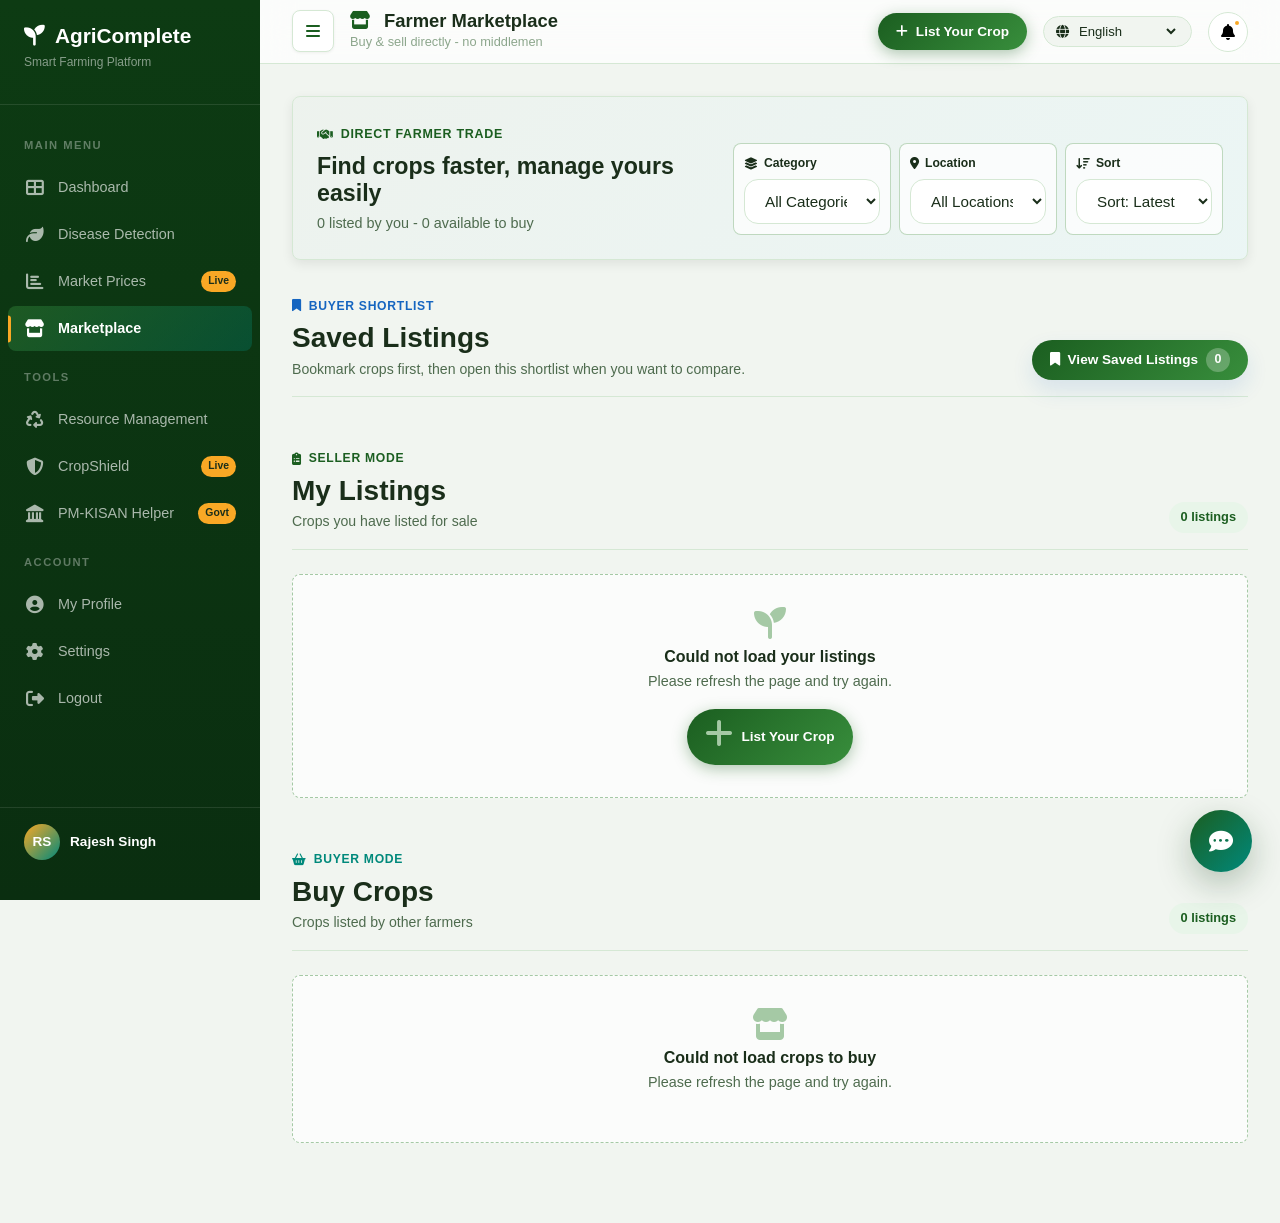
<file: agricomplete-hub/frontend/marketplace.html>
<!DOCTYPE html>
<html lang="en">
<head>
 <meta charset="UTF-8">
 <meta name="viewport" content="width=device-width, initial-scale=1.0">
 <title>Marketplace - AgriComplete Hub</title>
 <meta name="description" content="Buy and sell farm produce directly. Connect farmers with buyers on AgriComplete Hub Marketplace.">
 <link rel="stylesheet" href="css/style.css?v=app-wide-layout-20260624">
 <link rel="stylesheet" href="https://cdnjs.cloudflare.com/ajax/libs/font-awesome/6.5.1/css/all.min.css" media="print" onload="this.media='all'">
 <noscript><link rel="stylesheet" href="https://cdnjs.cloudflare.com/ajax/libs/font-awesome/6.5.1/css/all.min.css"></noscript>
</head>
<body>
 <button class="sidebar-toggle" id="sidebarToggle" onclick="toggleSidebar()"><i class="fas fa-bars"></i></button>
 <div class="sidebar-overlay" id="sidebarOverlay" onclick="toggleSidebar()"></div>

 <!-- Sidebar -->
 <aside class="sidebar" id="sidebar">
 <div class="sidebar-brand"><h2><span class="brand-icon"><i class="fas fa-seedling"></i></span> AgriComplete</h2><p>Smart Farming Platform</p></div>
 <nav class="sidebar-nav">
 <div class="nav-section-title">Main Menu</div>
 <a href="dashboard.html" class="nav-item"><i class="fas fa-th-large"></i><span>Dashboard</span></a>
 <a href="disease-detection.html" class="nav-item"><i class="fas fa-leaf"></i><span>Disease Detection</span></a>
 <a href="market-prices.html" class="nav-item"><i class="fas fa-chart-bar"></i><span>Market Prices</span><span class="nav-badge">Live</span></a>
 <a href="marketplace.html" class="nav-item active"><i class="fas fa-store"></i><span>Marketplace</span></a>
 <div class="nav-section-title">Tools</div>
 <a href="resource-management.html" class="nav-item"><i class="fas fa-recycle"></i><span data-i18n="nav_resources">Resource Management</span></a>
 <a href="cropshield.html" class="nav-item"><i class="fas fa-shield-halved"></i><span>CropShield</span><span class="nav-badge">New</span></a>
 <div class="nav-section-title">Account</div>
 <a href="profile.html" class="nav-item"><i class="fas fa-user-circle"></i><span data-i18n="nav_profile">My Profile</span></a>
 <a href="#" class="nav-item"><i class="fas fa-cog"></i><span data-i18n="nav_settings">Settings</span></a>
 <a href="#" class="nav-item" onclick="handleLogout()"><i class="fas fa-sign-out-alt"></i><span data-i18n="nav_logout">Logout</span></a>
 </nav>
 <div class="sidebar-footer">
 <div class="user-profile"><div class="user-avatar">RS</div><div class="user-info"><h4>Rajesh Singh</h4></div></div>
 </div>
 </aside>

 <div class="main-content">
 <div class="topbar">
 <div class="topbar-left">
 <div>
 <h3><i class="fas fa-store" style="color:var(--color-primary);margin-right:8px;"></i> Farmer Marketplace</h3>
 <p>Buy & sell directly - no middlemen</p>
 </div>
 </div>
 <div class="topbar-right">
 <button class="btn btn-primary btn-sm" onclick="openListingModal()">
 <i class="fas fa-plus"></i> List Your Crop
 </button>
 <div class="lang-selector">
 <i class="fas fa-globe"></i>
 <select onchange="changeLanguage(this.value)">
 <option value="en">EN</option>
 <option value="hi">HI</option>
 <option value="mr">MR</option>
 <option value="pa">PA</option>
 <option value="ta">TA</option>
 <option value="te">TE</option>
 </select>
 </div>
 <button class="btn-icon notification-btn"><i class="fas fa-bell"></i><div class="notif-dot"></div></button>
 </div>
 </div>

 <div class="page-content">
 <div class="marketplace-toolbar fade-in">
 <div class="marketplace-toolbar-title">
 <span class="marketplace-kicker"><i class="fas fa-handshake"></i> Direct farmer trade</span>
 <h2>Find crops faster, manage yours easily</h2>
 <p id="marketplaceCount">Loading listings...</p>
 </div>
 <div class="marketplace-filter-grid" aria-label="Marketplace filters">
 <label class="market-filter">
 <span><i class="fas fa-layer-group"></i> Category</span>
 <select class="input-field" id="marketCategoryFilter">
 <option value="all">All Categories</option>
 <option value="Grains & Cereals">Grains & Cereals</option>
 <option value="Pulses">Pulses</option>
 <option value="Vegetables">Vegetables</option>
 <option value="Fruits">Fruits</option>
 <option value="Spices">Spices</option>
 <option value="Oilseeds">Oilseeds</option>
 <option value="Cash Crops">Cash Crops</option>
 <option value="Other">Other</option>
 </select>
 </label>
 <label class="market-filter">
 <span><i class="fas fa-location-dot"></i> Location</span>
 <select class="input-field" id="marketLocationFilter">
 <option value="all">All Locations</option>
 </select>
 </label>
 <label class="market-filter">
 <span><i class="fas fa-arrow-down-wide-short"></i> Sort</span>
 <select class="input-field" id="marketSortFilter">
 <option value="latest">Sort: Latest</option>
 <option value="price-low">Price: Low to High</option>
 <option value="price-high">Price: High to Low</option>
 <option value="quantity-high">Quantity: High to Low</option>
 </select>
 </label>
 </div>
 </div>

 <section class="market-section fade-in delay-1">
 <div class="market-section-header">
 <div>
 <span class="market-section-label saved"><i class="fas fa-bookmark"></i> Buyer shortlist</span>
 <h3>Saved Listings</h3>
 <p>Bookmark crops first, then open this shortlist when you want to compare.</p>
 </div>
 <button type="button" class="btn btn-primary btn-sm market-saved-toggle" onclick="toggleSavedListingsPanel()">
 <i class="fas fa-bookmark"></i>
 <span id="savedListingsToggleText">View Saved Listings</span>
 <span id="savedListingsCount" class="market-saved-count">0</span>
 </button>
 </div>
 <div id="savedListingsPanel" class="market-saved-panel" style="display:none;">
 <div class="grid-4" id="savedListingsGrid"></div>
 <div id="savedComparePanel" class="market-compare-panel" style="display:none;"></div>
 <div id="savedListingsEmpty" class="market-empty-state" style="display:none;">
 <i class="fas fa-bookmark"></i>
 <h4>No saved crops yet</h4>
 <p>Use the Save button on crop cards to bookmark listings for comparison.</p>
 </div>
 </div>
 </section>

 <section class="market-section fade-in delay-1">
 <div class="market-section-header">
 <div>
 <span class="market-section-label"><i class="fas fa-clipboard-list"></i> Seller mode</span>
 <h3>My Listings</h3>
 <p>Crops you have listed for sale</p>
 </div>
 <span id="myListingsCount" class="market-section-count">0 listings</span>
 </div>
 <div class="grid-4" id="myListingsGrid"></div>
 <div id="myListingsEmpty" class="market-empty-state" style="display:none;">
 <i class="fas fa-seedling"></i>
 <h4>No matching crops listed by you</h4>
 <p>You can create a new listing or change the filters above.</p>
 <button class="btn btn-primary btn-sm" type="button" onclick="openListingModal()"><i class="fas fa-plus"></i> List Your Crop</button>
 </div>
 </section>

 <section class="market-section fade-in delay-2">
 <div class="market-section-header">
 <div>
 <span class="market-section-label accent"><i class="fas fa-basket-shopping"></i> Buyer mode</span>
 <h3>Buy Crops</h3>
 <p>Crops listed by other farmers</p>
 </div>
 <span id="buyListingsCount" class="market-section-count">0 listings</span>
 </div>
 <div class="grid-4" id="buyListingsGrid"></div>
 <div id="buyListingsEmpty" class="market-empty-state" style="display:none;">
 <i class="fas fa-store"></i>
 <h4>No matching crops to buy</h4>
 <p>No other farmer listings match the selected filters.</p>
 </div>
 </section>
 </div>
 </div>

 <!-- Listing Modal -->
 <div id="listingModal" style="display:none;position:fixed;inset:0;background:rgba(0,0,0,.5);z-index:300;align-items:center;justify-content:center;">
 <div class="card" style="width:100%;max-width:520px;max-height:90vh;overflow-y:auto;">
 <div style="display:flex;align-items:center;justify-content:space-between;margin-bottom:var(--space-lg);">
 <h3><i class="fas fa-plus-circle" style="color:var(--color-primary);margin-right:8px;"></i>List Your Crop</h3>
 <button onclick="closeListingModal()" style="font-size:1.3rem;color:var(--text-muted);"><i class="fas fa-times"></i></button>
 </div>
 <form class="auth-form" id="listingForm">
 <div class="input-group">
 <label>Crop Name</label>
 <input class="input-field" id="listingCropName" type="text" placeholder="e.g. Wheat, Rice, Onion" required>
 </div>
 <div class="input-row">
 <div class="input-group">
 <label>Quantity (quintals)</label>
 <input class="input-field" id="listingQuantity" type="number" placeholder="e.g. 50" min="1" required>
 </div>
 <div class="input-group">
 <label>Price (Rs./quintal)</label>
 <input class="input-field" id="listingPrice" type="number" placeholder="e.g. 2450" min="1" required>
 </div>
 </div>
 <div class="input-group">
 <label>Location</label>
 <input class="input-field" id="listingLocation" type="text" placeholder="City, State" required>
 </div>
 <div class="input-group">
 <label>Category</label>
 <select class="input-field" id="listingCategory" required>
 <option value="">Select category</option>
 <option>Grains & Cereals</option>
 <option>Pulses</option>
 <option>Vegetables</option>
 <option>Fruits</option>
 <option>Spices</option>
 <option>Oilseeds</option>
 <option>Cash Crops</option>
 <option>Other</option>
 </select>
 </div>
 <div class="input-group">
 <label>Description (optional)</label>
 <textarea class="input-field" id="listingDescription" rows="3" placeholder="Quality details, delivery terms, etc."></textarea>
 </div>
 <div class="input-group">
 <label for="listingImage">Upload Photo (optional)</label>
 <input class="input-field" id="listingImage" type="file" accept="image/*">
 <div id="listingImagePreview" style="display:none;margin-top:8px;width:100%;aspect-ratio:16/9;border-radius:var(--radius-md);overflow:hidden;border:1px solid var(--border-light);background:var(--bg-muted);"></div>
 <p id="listingImageHint" style="font-size:.78rem;color:var(--text-muted);margin-top:4px;">First photo will appear on your crop listing.</p>
 </div>
 <button class="btn btn-primary" type="submit" style="width:100%;justify-content:center;">
 <i class="fas fa-check"></i> Submit Listing
 </button>
 </form>
 </div>
 </div>

 <!-- Contact Modal -->
 <div id="contactModal" style="display:none;position:fixed;inset:0;background:rgba(0,0,0,.5);z-index:310;align-items:center;justify-content:center;padding:var(--space-md);">
 <div class="card" style="width:100%;max-width:420px;">
 <div style="display:flex;align-items:center;justify-content:space-between;margin-bottom:var(--space-lg);">
 <h3><i class="fas fa-address-book" style="color:var(--color-primary);margin-right:8px;"></i>Seller Contact</h3>
 <button type="button" onclick="closeContactModal()" style="font-size:1.3rem;color:var(--text-muted);"><i class="fas fa-times"></i></button>
 </div>
 <div id="contactModalBody"></div>
 </div>
 </div>

 <!-- Report Listing Modal -->
 <div id="reportListingModal" class="market-report-modal" style="display:none;">
 <div class="market-report-card">
 <div class="market-report-header">
 <div>
 <span><i class="fas fa-shield-halved"></i> Trust & Safety</span>
 <h3>Report Listing</h3>
 <p id="reportListingSubtitle">Tell us what looks suspicious.</p>
 </div>
 <button type="button" class="market-report-close" onclick="closeReportListingModal()" aria-label="Close report dialog"><i class="fas fa-times"></i></button>
 </div>
 <form id="reportListingForm" class="market-report-form">
 <input type="hidden" id="reportListingId">
 <div class="market-report-reasons" role="radiogroup" aria-label="Report reason">
 <label><input type="radio" name="reportReason" value="Fake or misleading listing" required><span><i class="fas fa-mask"></i> Fake or misleading listing</span></label>
 <label><input type="radio" name="reportReason" value="Suspicious price or quantity"><span><i class="fas fa-tags"></i> Suspicious price or quantity</span></label>
 <label><input type="radio" name="reportReason" value="Seller asked for advance payment"><span><i class="fas fa-money-bill-wave"></i> Seller asked for advance payment</span></label>
 <label><input type="radio" name="reportReason" value="Wrong crop/photo/location details"><span><i class="fas fa-location-dot"></i> Wrong crop/photo/location details</span></label>
 <label><input type="radio" name="reportReason" value="Duplicate or spam listing"><span><i class="fas fa-copy"></i> Duplicate or spam listing</span></label>
 <label><input type="radio" name="reportReason" value="Other"><span><i class="fas fa-circle-question"></i> Other reason</span></label>
 </div>
 <div class="input-group">
 <label for="reportListingNote">More details <small>(optional)</small></label>
 <textarea class="input-field" id="reportListingNote" rows="3" placeholder="Example: Seller is asking advance payment before crop inspection."></textarea>
 </div>
 <div class="market-report-actions">
 <button type="button" class="btn btn-secondary" onclick="closeReportListingModal()">Cancel</button>
 <button type="submit" class="btn btn-primary"><i class="fas fa-flag"></i> Submit Report</button>
 </div>
 </form>
 </div>
 </div>

 <!-- Chatbot -->
 <button class="chatbot-fab" id="chatbotFab" onclick="toggleChatbot()"><i class="fas fa-comment-dots"></i></button>
 <div class="chatbot-panel" id="chatbotPanel">
 <div class="chatbot-header">
 <div style="display:flex;align-items:center;gap:10px;"><i class="fas fa-robot" style="font-size:1.2rem;"></i><div><h4>AgriMate</h4><span style="font-size:.72rem;opacity:.8;">Marketplace help</span></div></div>
 <button class="close-chat" onclick="toggleChatbot()"><i class="fas fa-times"></i></button>
 </div>
 <div class="chatbot-body" id="chatbotBody"><div class="chat-msg bot">Namaste! Need help listing crops or finding buyers? Ask me!</div></div>
 <div class="chatbot-input">
 <input type="text" id="chatInput" placeholder="Ask about marketplace..." onkeydown="if(event.key==='Enter')sendChat()">
 <button onclick="sendChat()"><i class="fas fa-paper-plane"></i></button>
 </div>
 </div>

<script>
 window.AGRICOMPLETE_API_URL = 'https://agricomplete-backend.onrender.com/api';
</script>
<script src="js/main.js?v=session-scope-20260622"></script>
</body>
</html>
</file>
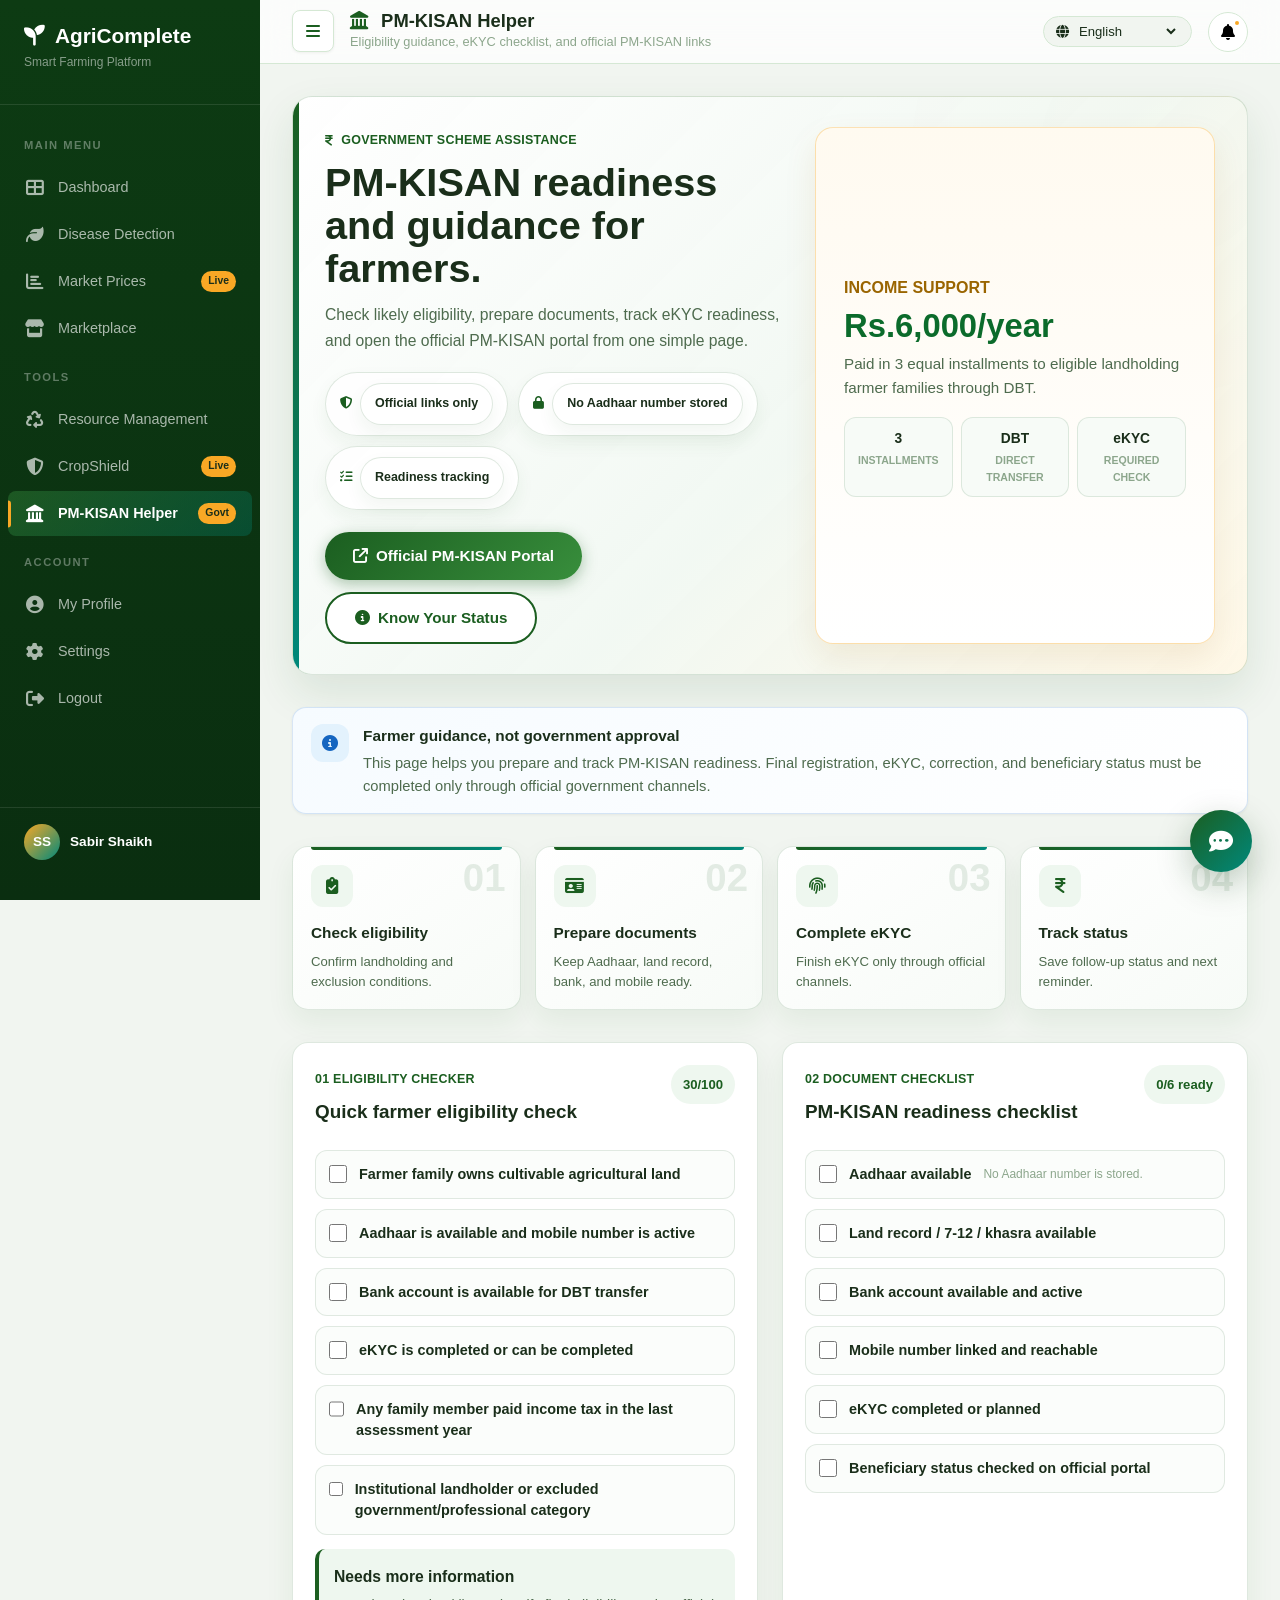
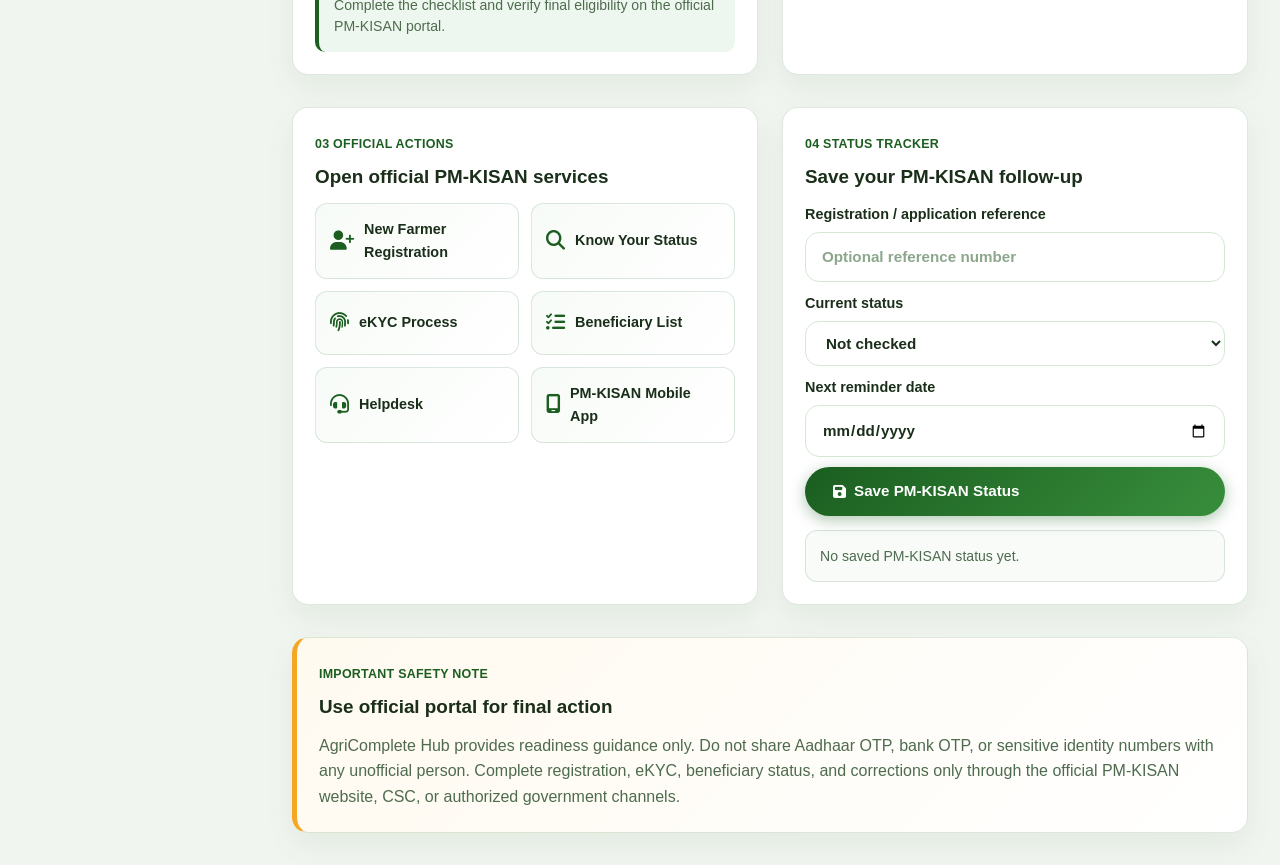
<file: agricomplete-hub/frontend/pm-kisan.html>
<!DOCTYPE html>
<html lang="en">
<head>
 <meta charset="UTF-8">
 <meta name="viewport" content="width=device-width, initial-scale=1.0">
 <title>PM-KISAN Helper - AgriComplete Hub</title>
 <meta name="description" content="PM-KISAN eligibility, eKYC, checklist, official links, and farmer readiness tracker.">
 <link rel="stylesheet" href="css/style.css?v=app-wide-layout-20260624">
 <link rel="stylesheet" href="https://cdnjs.cloudflare.com/ajax/libs/font-awesome/6.5.1/css/all.min.css" media="print" onload="this.media='all'">
 <noscript><link rel="stylesheet" href="https://cdnjs.cloudflare.com/ajax/libs/font-awesome/6.5.1/css/all.min.css"></noscript>
</head>
<body>
 <button class="sidebar-toggle" id="sidebarToggle" onclick="toggleSidebar()"><i class="fas fa-bars"></i></button>
 <div class="sidebar-overlay" id="sidebarOverlay" onclick="toggleSidebar()"></div>

 <aside class="sidebar" id="sidebar">
 <div class="sidebar-brand"><h2><span class="brand-icon"><i class="fas fa-seedling"></i></span> AgriComplete</h2><p>Smart Farming Platform</p></div>
 <nav class="sidebar-nav">
 <div class="nav-section-title">Main Menu</div>
 <a href="dashboard.html" class="nav-item"><i class="fas fa-th-large"></i><span data-i18n="nav_dashboard">Dashboard</span></a>
 <a href="disease-detection.html" class="nav-item"><i class="fas fa-leaf"></i><span data-i18n="nav_disease">Disease Detection</span></a>
 <a href="market-prices.html" class="nav-item"><i class="fas fa-chart-bar"></i><span data-i18n="nav_market">Market Prices</span><span class="nav-badge">Live</span></a>
 <a href="marketplace.html" class="nav-item"><i class="fas fa-store"></i><span data-i18n="nav_marketplace">Marketplace</span></a>
 <div class="nav-section-title">Tools</div>
 <a href="resource-management.html" class="nav-item"><i class="fas fa-recycle"></i><span data-i18n="nav_resources">Resource Management</span></a>
 <a href="cropshield.html" class="nav-item"><i class="fas fa-shield-halved"></i><span>CropShield</span><span class="nav-badge">New</span></a>
 <a href="pm-kisan.html" class="nav-item active"><i class="fas fa-landmark"></i><span data-i18n="nav_pm_kisan">PM-KISAN Helper</span><span class="nav-badge">Govt</span></a>
 <div class="nav-section-title">Account</div>
 <a href="profile.html" class="nav-item"><i class="fas fa-user-circle"></i><span data-i18n="nav_profile">My Profile</span></a>
 <a href="#" class="nav-item"><i class="fas fa-cog"></i><span data-i18n="nav_settings">Settings</span></a>
 <a href="#" class="nav-item" onclick="handleLogout()"><i class="fas fa-sign-out-alt"></i><span data-i18n="nav_logout">Logout</span></a>
 </nav>
 <div class="sidebar-footer"><div class="user-profile"><div class="user-avatar">SS</div><div class="user-info"><h4>Sabir Shaikh</h4></div></div></div>
 </aside>

 <div class="main-content">
 <div class="topbar">
 <div class="topbar-left">
 <div>
 <h3><i class="fas fa-landmark" style="color:var(--color-primary);margin-right:8px;"></i> <span data-pmk-i18n="page_title">PM-KISAN Helper</span></h3>
 <p data-pmk-i18n="page_subtitle">Eligibility guidance, eKYC checklist, and official PM-KISAN links</p>
 </div>
 </div>
 <div class="topbar-right">
 <div class="lang-selector">
 <i class="fas fa-globe"></i>
 <select onchange="changeLanguage(this.value)">
 <option value="en">EN</option><option value="hi">HI</option><option value="mr">MR</option><option value="pa">PA</option><option value="ta">TA</option><option value="te">TE</option>
 </select>
 </div>
 <button class="btn-icon notification-btn"><i class="fas fa-bell"></i><div class="notif-dot"></div></button>
 </div>
 </div>

 <main class="page-content pmk-page">
 <section class="pmk-hero fade-in">
 <div>
 <span class="pmk-kicker"><i class="fas fa-indian-rupee-sign"></i> <span data-pmk-i18n="hero_kicker">Government scheme assistance</span></span>
 <h1 data-pmk-i18n="hero_title">PM-KISAN readiness and guidance for farmers.</h1>
 <p data-pmk-i18n="hero_desc">Check likely eligibility, prepare documents, track eKYC readiness, and open the official PM-KISAN portal from one simple page.</p>
 <div class="pmk-trust-strip" aria-label="PM-KISAN helper safeguards">
 <span><i class="fas fa-shield-halved"></i> <span data-pmk-i18n="trust_official">Official links only</span></span>
 <span><i class="fas fa-lock"></i> <span data-pmk-i18n="trust_private">No Aadhaar number stored</span></span>
 <span><i class="fas fa-list-check"></i> <span data-pmk-i18n="trust_ready">Readiness tracking</span></span>
 </div>
 <div class="pmk-hero-actions">
 <a class="btn btn-primary" href="https://pmkisan.gov.in/" target="_blank" rel="noopener noreferrer"><i class="fas fa-arrow-up-right-from-square"></i> <span data-pmk-i18n="official_portal">Official PM-KISAN Portal</span></a>
 <a class="btn btn-secondary" href="https://pmkisan.gov.in/" target="_blank" rel="noopener noreferrer"><i class="fas fa-circle-info"></i> <span data-pmk-i18n="know_status">Know Your Status</span></a>
 </div>
 </div>
 <aside class="pmk-amount-card">
 <span data-pmk-i18n="income_support">Income support</span>
 <strong data-pmk-i18n="income_amount">Rs.6,000/year</strong>
 <p data-pmk-i18n="income_desc">Paid in 3 equal installments to eligible landholding farmer families through DBT.</p>
 <div class="pmk-installments">
 <div><b>3</b><span data-pmk-i18n="installments">installments</span></div>
 <div><b>DBT</b><span data-pmk-i18n="direct_transfer">direct transfer</span></div>
 <div><b>eKYC</b><span data-pmk-i18n="required_check">required check</span></div>
 </div>
 </aside>
 </section>

 <section class="pmk-official-notice fade-in delay-1">
 <i class="fas fa-circle-info"></i>
 <div>
 <strong data-pmk-i18n="official_notice_title">Farmer guidance, not government approval</strong>
 <p data-pmk-i18n="official_notice_desc">This page helps you prepare and track PM-KISAN readiness. Final registration, eKYC, correction, and beneficiary status must be completed only through official government channels.</p>
 </div>
 </section>

 <section class="pmk-process-strip fade-in delay-1" aria-label="PM-KISAN readiness workflow">
 <div class="pmk-process-item">
 <span>01</span>
 <i class="fas fa-clipboard-check"></i>
 <strong data-pmk-i18n="process_eligibility">Check eligibility</strong>
 <p data-pmk-i18n="process_eligibility_desc">Confirm landholding and exclusion conditions.</p>
 </div>
 <div class="pmk-process-item">
 <span>02</span>
 <i class="fas fa-id-card"></i>
 <strong data-pmk-i18n="process_documents">Prepare documents</strong>
 <p data-pmk-i18n="process_documents_desc">Keep Aadhaar, land record, bank, and mobile ready.</p>
 </div>
 <div class="pmk-process-item">
 <span>03</span>
 <i class="fas fa-fingerprint"></i>
 <strong data-pmk-i18n="process_ekyc">Complete eKYC</strong>
 <p data-pmk-i18n="process_ekyc_desc">Finish eKYC only through official channels.</p>
 </div>
 <div class="pmk-process-item">
 <span>04</span>
 <i class="fas fa-indian-rupee-sign"></i>
 <strong data-pmk-i18n="process_status">Track status</strong>
 <p data-pmk-i18n="process_status_desc">Save follow-up status and next reminder.</p>
 </div>
 </section>

 <section class="pmk-grid fade-in delay-1">
 <article class="pmk-card">
 <div class="pmk-card-head">
 <div><span class="pmk-kicker" data-pmk-i18n="eligibility_kicker">01 Eligibility checker</span><h2 data-pmk-i18n="eligibility_title">Quick farmer eligibility check</h2></div>
 <span class="pmk-score" id="pmkEligibilityScore">0/100</span>
 </div>
 <div class="pmk-question-list" id="pmkEligibilityForm">
 <label><input type="checkbox" data-pmk-eligible="positive" value="25"> <span data-pmk-i18n="q_land">Farmer family owns cultivable agricultural land</span></label>
 <label><input type="checkbox" data-pmk-eligible="positive" value="15"> <span data-pmk-i18n="q_aadhaar">Aadhaar is available and mobile number is active</span></label>
 <label><input type="checkbox" data-pmk-eligible="positive" value="15"> <span data-pmk-i18n="q_bank">Bank account is available for DBT transfer</span></label>
 <label><input type="checkbox" data-pmk-eligible="positive" value="15"> <span data-pmk-i18n="q_ekyc">eKYC is completed or can be completed</span></label>
 <label><input type="checkbox" data-pmk-eligible="negative" value="25"> <span data-pmk-i18n="q_tax">Any family member paid income tax in the last assessment year</span></label>
 <label><input type="checkbox" data-pmk-eligible="negative" value="20"> <span data-pmk-i18n="q_excluded">Institutional landholder or excluded government/professional category</span></label>
 </div>
 <div class="pmk-result" id="pmkEligibilityResult">
 <strong data-pmk-i18n="result_initial_title">Answer the questions to estimate readiness.</strong>
 <p data-pmk-i18n="result_initial_desc">This is only guidance. Final eligibility is decided by government records and PM-KISAN rules.</p>
 </div>
 </article>

 <article class="pmk-card">
 <div class="pmk-card-head">
 <div><span class="pmk-kicker" data-pmk-i18n="checklist_kicker">02 Document checklist</span><h2 data-pmk-i18n="checklist_title">PM-KISAN readiness checklist</h2></div>
 <span class="pmk-score" id="pmkChecklistScore">0/6 ready</span>
 </div>
 <div class="pmk-checklist" id="pmkChecklist">
 <label><input type="checkbox" data-pmk-check="aadhaar"> <span data-pmk-i18n="check_aadhaar">Aadhaar available</span> <small data-pmk-i18n="check_aadhaar_small">No Aadhaar number is stored.</small></label>
 <label><input type="checkbox" data-pmk-check="land"> <span data-pmk-i18n="check_land">Land record / 7-12 / khasra available</span></label>
 <label><input type="checkbox" data-pmk-check="bank"> <span data-pmk-i18n="check_bank">Bank account available and active</span></label>
 <label><input type="checkbox" data-pmk-check="mobile"> <span data-pmk-i18n="check_mobile">Mobile number linked and reachable</span></label>
 <label><input type="checkbox" data-pmk-check="ekyc"> <span data-pmk-i18n="check_ekyc">eKYC completed or planned</span></label>
 <label><input type="checkbox" data-pmk-check="status"> <span data-pmk-i18n="check_status">Beneficiary status checked on official portal</span></label>
 </div>
 </article>
 </section>

 <section class="pmk-grid fade-in delay-2">
 <article class="pmk-card">
 <span class="pmk-kicker" data-pmk-i18n="actions_kicker">03 Official actions</span>
 <h2 data-pmk-i18n="actions_title">Open official PM-KISAN services</h2>
 <div class="pmk-link-grid">
 <a href="https://pmkisan.gov.in/" target="_blank" rel="noopener noreferrer"><i class="fas fa-user-plus"></i><span data-pmk-i18n="new_registration">New Farmer Registration</span></a>
 <a href="https://pmkisan.gov.in/" target="_blank" rel="noopener noreferrer"><i class="fas fa-magnifying-glass"></i><span data-pmk-i18n="know_status">Know Your Status</span></a>
 <a href="https://pmkisan.gov.in/" target="_blank" rel="noopener noreferrer"><i class="fas fa-fingerprint"></i><span data-pmk-i18n="ekyc_process">eKYC Process</span></a>
 <a href="https://pmkisan.gov.in/" target="_blank" rel="noopener noreferrer"><i class="fas fa-list-check"></i><span data-pmk-i18n="beneficiary_list">Beneficiary List</span></a>
 <a href="https://pmkisan.gov.in/" target="_blank" rel="noopener noreferrer"><i class="fas fa-headset"></i><span data-pmk-i18n="helpdesk">Helpdesk</span></a>
 <a href="https://play.google.com/store/apps/details?id=com.nic.project.pmkisan" target="_blank" rel="noopener noreferrer"><i class="fas fa-mobile-screen"></i><span data-pmk-i18n="mobile_app">PM-KISAN Mobile App</span></a>
 </div>
 </article>

 <article class="pmk-card">
 <span class="pmk-kicker" data-pmk-i18n="tracker_kicker">04 Status tracker</span>
 <h2 data-pmk-i18n="tracker_title">Save your PM-KISAN follow-up</h2>
 <div class="pmk-status-form">
 <label><span data-pmk-i18n="reference_label">Registration / application reference</span> <input class="input-field" id="pmkReference" type="text" placeholder="Optional reference number" data-pmk-placeholder="reference_placeholder"></label>
 <label><span data-pmk-i18n="status_label">Current status</span>
 <select class="input-field" id="pmkStatus">
 <option value="Not checked" data-pmk-i18n="status_not_checked">Not checked</option>
 <option value="Registration pending" data-pmk-i18n="status_registration_pending">Registration pending</option>
 <option value="eKYC pending" data-pmk-i18n="status_ekyc_pending">eKYC pending</option>
 <option value="Under verification" data-pmk-i18n="status_under_verification">Under verification</option>
 <option value="Beneficiary active" data-pmk-i18n="status_beneficiary_active">Beneficiary active</option>
 <option value="Issue found" data-pmk-i18n="status_issue_found">Issue found</option>
 </select>
 </label>
 <label><span data-pmk-i18n="reminder_label">Next reminder date</span> <input class="input-field" id="pmkReminder" type="date"></label>
 <button class="btn btn-primary" type="button" onclick="savePmkisanStatus()"><i class="fas fa-save"></i> <span data-pmk-i18n="save_status">Save PM-KISAN Status</span></button>
 </div>
 <div class="pmk-saved-status" id="pmkSavedStatus" data-pmk-i18n="saved_empty">No saved PM-KISAN status yet.</div>
 </article>
 </section>

 <section class="pmk-card pmk-note fade-in delay-2">
 <span class="pmk-kicker" data-pmk-i18n="safety_kicker">Important safety note</span>
 <h2 data-pmk-i18n="safety_title">Use official portal for final action</h2>
 <p data-pmk-i18n="safety_desc">AgriComplete Hub provides readiness guidance only. Do not share Aadhaar OTP, bank OTP, or sensitive identity numbers with any unofficial person. Complete registration, eKYC, beneficiary status, and corrections only through the official PM-KISAN website, CSC, or authorized government channels.</p>
 </section>
 </main>
 </div>

 <button class="chatbot-fab" id="chatbotFab" onclick="toggleChatbot()"><i class="fas fa-comment-dots"></i></button>
 <div class="chatbot-panel" id="chatbotPanel">
 <div class="chatbot-header">
 <div style="display:flex;align-items:center;gap:10px;"><i class="fas fa-robot" style="font-size:1.2rem;"></i><div><h4>AgriMate</h4><span style="font-size:.72rem;opacity:.8;" data-pmk-i18n="chat_subtitle">PM-KISAN help</span></div></div>
 <button class="close-chat" onclick="toggleChatbot()"><i class="fas fa-times"></i></button>
 </div>
 <div class="chatbot-body" id="chatbotBody"><div class="chat-msg bot" data-pmk-welcome="true">Namaste! Ask me about PM-KISAN eligibility, eKYC, documents, or status checking.</div></div>
 <div class="chatbot-input">
 <input type="text" id="chatInput" placeholder="Ask about PM-KISAN..." data-pmk-placeholder="chat_placeholder" onkeydown="if(event.key==='Enter')sendChat()">
 <button onclick="sendChat()"><i class="fas fa-paper-plane"></i></button>
 </div>
 </div>

<script>
 window.AGRICOMPLETE_API_URL = 'https://agricomplete-backend.onrender.com/api';
</script>
<script src="js/main.js?v=session-scope-20260622"></script>
</body>
</html>
</file>
<file: agricomplete-hub/frontend/css/style.css>
/* =============================================
 AgriComplete Hub — Design System
 ============================================= */
/* ---------- CSS Variables ---------- */:root {
 /* Brand */
 --color-primary: #1B5E20;
 --color-primary-light: #388E3C;
 --color-primary-dark: #0D3B13;
 --color-secondary: #F9A825;
 --color-secondary-light: #FDD835;
 --color-accent: #00897B;
 --color-accent-light: #26A69A;

 /* Surfaces */
 --bg-body: #F1F5F0;
 --bg-card: #FFFFFF;
 --bg-sidebar: #0D3B13;
 --bg-glass: rgba(255,255,255,0.72);
 --bg-dark-glass: rgba(13,59,19,0.85);

 /* Text */
 --text-primary: #1A2E1A;
 --text-secondary: #4E6B4E;
 --text-muted: #8CA68C;
 --text-on-dark: #E8F5E9;
 --text-white: #FFFFFF;

 /* Borders & Shadow */
 --border-light: #D5E8D4;
 --border-medium: #A5C9A5;
 --shadow-sm: 0 1px 3px rgba(0,0,0,.06);
 --shadow-md: 0 4px 12px rgba(0,0,0,.08);
 --shadow-lg: 0 8px 30px rgba(0,0,0,.12);
 --shadow-xl: 0 16px 48px rgba(0,0,0,.16);
 --shadow-glow: 0 0 20px rgba(27,94,32,.25);

 /* Radius */
 --radius-sm: 8px;
 --radius-md: 14px;
 --radius-lg: 20px;
 --radius-xl: 28px;
 --radius-full: 9999px;

 /* Spacing */
 --space-xs: 4px;
 --space-sm: 8px;
 --space-md: 16px;
 --space-lg: 24px;
 --space-xl: 32px;
 --space-2xl: 48px;
 --space-3xl: 64px;

 /* Typography */
 --font-primary: Inter, "Segoe UI", Arial, sans-serif;
 --font-heading: Outfit, Inter, "Segoe UI", Arial, sans-serif;

 /* Transitions */
 --ease-smooth: cubic-bezier(.4,0,.2,1);
 --transition-fast: 150ms var(--ease-smooth);
 --transition-normal: 300ms var(--ease-smooth);
 --transition-slow: 500ms var(--ease-smooth);

 /* Layout */
 --sidebar-width: 260px;
 --topbar-height: 64px;
 --content-max: 1280px;
}

/* ---------- Reset ---------- */
*,*::before,*::after { box-sizing:border-box; margin:0; padding:0; }
html { scroll-behavior:smooth; -webkit-text-size-adjust:100%; }
body {
 font-family: var(--font-primary);
 background: var(--bg-body);
 color: var(--text-primary);
 line-height: 1.6;
 overflow-x: hidden;
 min-height: 100vh;
}
img { max-width:100%; display:block; }
a { text-decoration:none; color:inherit; }
button { cursor:pointer; border:none; background:none; font:inherit; }
ul,ol { list-style:none; }
input,select,textarea { font:inherit; }

/* ---------- Typography ---------- */
h1,h2,h3,h4,h5,h6 { font-family:var(--font-heading); font-weight:700; line-height:1.2; color:var(--text-primary); }
h1 { font-size:clamp(2rem, 5vw, 3.5rem); }
h2 { font-size:clamp(1.5rem, 3.5vw, 2.5rem); }
h3 { font-size:clamp(1.2rem, 2.5vw, 1.75rem); }
h4 { font-size:1.25rem; }
p { color:var(--text-secondary); }

/* ---------- Utility ---------- */.container { width:100%; max-width:var(--content-max); margin:0 auto; padding:0 var(--space-lg); }.flex { display:flex; }.flex-col { flex-direction:column; }.items-center { align-items:center; }.justify-between { justify-content:space-between; }.gap-sm { gap:var(--space-sm); }.gap-md { gap:var(--space-md); }.gap-lg { gap:var(--space-lg); }.gap-xl { gap:var(--space-xl); }.text-center { text-align:center; }.hidden { display:none!important; }

/* ---------- Buttons ---------- */.btn {
 display:inline-flex; align-items:center; gap:8px;
 padding: 12px 28px;
 font-weight:600; font-size:.95rem;
 border-radius: var(--radius-full);
 transition: all var(--transition-normal);
 position:relative; overflow:hidden;
}.btn::after {
 content:''; position:absolute; inset:0;
 background: linear-gradient(120deg, transparent 30%, rgba(255,255,255,.15) 50%, transparent 70%);
 transform: translateX(-100%);
 transition: transform.6s;
}.btn:hover::after { transform: translateX(100%); }.btn-primary {
 background: linear-gradient(135deg, var(--color-primary), var(--color-primary-light));
 color: var(--text-white);
 box-shadow: 0 4px 15px rgba(27,94,32,.35);
}.btn-primary:hover {
 transform: translateY(-2px);
 box-shadow: 0 6px 20px rgba(27,94,32,.45);
}.btn-secondary {
 background: var(--bg-card);
 color: var(--color-primary);
 border: 2px solid var(--color-primary);
}.btn-secondary:hover {
 background: var(--color-primary);
 color: var(--text-white);
 transform: translateY(-2px);
}.btn-accent {
 background: linear-gradient(135deg, var(--color-secondary), var(--color-secondary-light));
 color: var(--text-primary);
 box-shadow: 0 4px 15px rgba(249,168,37,.35);
}.btn-accent:hover { transform:translateY(-2px); box-shadow:0 6px 20px rgba(249,168,37,.45); }.btn-sm { padding:8px 18px; font-size:.85rem; }.btn-icon {
 width:40px; height:40px; padding:0;
 display:inline-flex; align-items:center; justify-content:center;
 border-radius:var(--radius-full);
 background: var(--bg-glass);
 backdrop-filter:blur(8px);
 border:1px solid var(--border-light);
}.btn-icon:hover { background:var(--color-primary); color:var(--text-white); }

/* ---------- Cards ---------- */.card {
 background: var(--bg-card);
 border-radius: var(--radius-lg);
 padding: var(--space-lg);
 box-shadow: var(--shadow-md);
 border: 1px solid var(--border-light);
 transition: all var(--transition-normal);
}.card:hover {
 box-shadow: var(--shadow-lg);
 transform: translateY(-4px);
}.card-glass {
 background: var(--bg-glass);
 backdrop-filter: blur(16px);
 border: 1px solid rgba(255,255,255,.4);
}.card-gradient {
 background: linear-gradient(135deg, var(--color-primary), var(--color-accent));
 color: var(--text-white);
 border: none;
}.card-gradient p,.card-gradient h3,.card-gradient h4 { color:var(--text-on-dark); }

/* ---------- Badge ---------- */.badge {
 display:inline-flex; align-items:center; gap:4px;
 padding: 4px 12px;
 font-size:.75rem; font-weight:600;
 border-radius: var(--radius-full);
 background: #E8F5E9;
 color: var(--color-primary);
}.badge-warning { background:#FFF8E1; color:#F57F17; }.badge-danger { background:#FFEBEE; color:#C62828; }.badge-info { background:#E3F2FD; color:#1565C0; }

/* ---------- Input ---------- */.input-group {
 display:flex; flex-direction:column; gap:6px;
}.input-group label {
 font-size:.85rem; font-weight:600; color:var(--text-primary);
}.input-field {
 width:100%;
 padding: 12px 16px;
 border-radius: var(--radius-md);
 border: 1.5px solid var(--border-light);
 background: var(--bg-card);
 font-size:.95rem;
 transition: all var(--transition-fast);
 color: var(--text-primary);
}.input-field:focus {
 outline:none;
 border-color: var(--color-primary);
 box-shadow: 0 0 0 3px rgba(27,94,32,.12);
}.input-field::placeholder { color:var(--text-muted); }

/* ---------- Sidebar ---------- */.sidebar {
 position:fixed; top:0; left:0; bottom:0;
 width: var(--sidebar-width);
 background: linear-gradient(180deg, var(--bg-sidebar) 0%, #0A2E10 100%);
 padding: var(--space-lg) 0;
 z-index:100;
 display:flex; flex-direction:column;
 transition: transform var(--transition-normal);
 overflow-y:auto;
}.sidebar-brand {
 padding: 0 var(--space-lg) var(--space-xl);
 border-bottom: 1px solid rgba(255,255,255,.1);
 margin-bottom: var(--space-md);
}.sidebar-brand h2 {
 color: var(--text-white);
 font-size:1.3rem;
 display:flex; align-items:center; gap:10px;
}.sidebar-brand h2.brand-icon {
 width:36px; height:36px;
 background: linear-gradient(135deg, var(--color-secondary), var(--color-secondary-light));
 border-radius: var(--radius-sm);
 display:flex; align-items:center; justify-content:center;
 font-size:1.2rem;
}.sidebar-brand p {
 color: rgba(255,255,255,.5);
 font-size:.75rem; margin-top:4px;
}.sidebar-nav { flex:1; padding:0 var(--space-sm); }.nav-section-title {
 font-size:.7rem; font-weight:700;
 text-transform:uppercase; letter-spacing:1.5px;
 color: rgba(255,255,255,.35);
 padding: var(--space-md) var(--space-md) var(--space-sm);
}.nav-item {
 display:flex; align-items:center; gap:12px;
 padding: 11px var(--space-md);
 margin: 2px 0;
 border-radius: var(--radius-sm);
 color: rgba(255,255,255,.65);
 font-size:.9rem; font-weight:500;
 transition: all var(--transition-fast);
 position:relative;
}.nav-item:hover {
 background: rgba(255,255,255,.08);
 color: var(--text-white);
}.nav-item.active {
 background: linear-gradient(135deg, rgba(56,142,60,.4), rgba(0,137,123,.3));
 color: var(--text-white);
 font-weight:600;
}.nav-item.active::before {
 content:'';
 position:absolute; left:0; top:50%; transform:translateY(-50%);
 width:3px; height:60%;
 background: var(--color-secondary);
 border-radius: 0 4px 4px 0;
}.nav-item i { font-size:1.1rem; width:22px; text-align:center; }.nav-item .nav-badge {
 margin-left:auto;
 background: var(--color-secondary);
 color: var(--text-primary);
 font-size:.65rem; font-weight:700;
 padding:2px 7px; border-radius:var(--radius-full);
}
.sidebar-footer {
 padding: var(--space-md) var(--space-lg);
 border-top: 1px solid rgba(255,255,255,.1);
}
.sidebar-footer .user-profile {
 display:flex;
 align-items:center;
 gap:10px;
 min-width:0;
}
.sidebar-footer .user-avatar {
 width:36px; height:36px;
 border-radius:var(--radius-full);
 background: linear-gradient(135deg, var(--color-secondary), var(--color-accent));
 display:flex; align-items:center; justify-content:center;
 color:var(--text-white); font-weight:700; font-size:.85rem;
 flex:0 0 36px;
}
.sidebar-footer .user-info {
 flex:1;
 min-width:0;
 display:block;
}
.sidebar-footer .user-info h4 {
 color:var(--text-white);
 display:block;
 font-size:.85rem;
 font-weight:600;
 line-height:1.25;
 margin:0;
 white-space:nowrap;
 overflow:hidden;
 text-overflow:ellipsis;
}
.sidebar-footer .user-info p {
 color:rgba(255,255,255,.5);
 font-size:.7rem;
 margin:2px 0 0;
}

/* ---------- Topbar ---------- */.topbar {
 height: var(--topbar-height);
 background: var(--bg-glass);
 backdrop-filter: blur(16px);
 border-bottom: 1px solid var(--border-light);
 display:flex; align-items:center; justify-content:space-between;
 padding: 0 var(--space-xl);
 position:sticky; top:0; z-index:50;
}.topbar-left { display:flex; align-items:center; gap:var(--space-md); }.topbar-left h3 { font-size:1.15rem; }.topbar-left p { font-size:.8rem; color:var(--text-muted); }.topbar-menu-toggle {
 display:inline-flex;
 align-items:center;
 justify-content:center;
 width:42px;
 height:42px;
 flex:0 0 42px;
 border:1px solid var(--border-light);
 border-radius:var(--radius-sm);
 background:var(--bg-card);
 color:var(--color-primary);
 box-shadow:var(--shadow-sm);
 transition:all var(--transition-fast);
}.topbar-menu-toggle:hover {
 transform:translateY(-1px);
 box-shadow:var(--shadow-md);
}.topbar-menu-toggle.is-collapsed {
 background:var(--color-primary);
 color:#FFFFFF;
 border-color:var(--color-primary);
}.topbar-right { display:flex; align-items:center; gap:var(--space-md); }.search-bar {
 display:flex; align-items:center; gap:8px;
 background: var(--bg-body);
 border:1px solid var(--border-light);
 border-radius: var(--radius-full);
 padding: 8px 16px;
 min-width:240px;
 transition: all var(--transition-fast);
}.search-bar:focus-within { border-color:var(--color-primary); box-shadow:0 0 0 3px rgba(27,94,32,.1); }.search-bar input { border:none; background:transparent; outline:none; flex:1; font-size:.85rem; }.search-bar i { color:var(--text-muted); font-size:.9rem; }.notification-btn {
 position:relative;
}.notification-btn .notif-dot {
 position:absolute; top:6px; right:6px;
 width:8px; height:8px;
 background:var(--color-secondary);
 border-radius:50%;
 border:2px solid var(--bg-card);
}.notification-menu {
 position: absolute;
 top: calc(100% + 10px);
 right: 0;
 width: min(360px, calc(100vw - 32px));
 max-height: 420px;
 overflow: hidden;
 background: var(--bg-card);
 border: 1px solid var(--border-light);
 border-radius: var(--radius-md);
 box-shadow: var(--shadow-lg);
 opacity: 0;
 transform: translateY(-6px);
 pointer-events: none;
 transition: opacity var(--transition-fast), transform var(--transition-fast);
 z-index: 250;
}.notification-menu.open {
 opacity: 1;
 transform: translateY(0);
 pointer-events: auto;
}.notification-header {
 display: flex;
 align-items: center;
 justify-content: space-between;
 padding: 12px 14px;
 border-bottom: 1px solid var(--border-light);
}.notification-header h4 {
 margin: 0;
 font-size: 0.95rem;
}.mark-read-btn {
 border: none;
 background: transparent;
 color: var(--color-primary);
 font-size: 0.78rem;
 font-weight: 600;
 cursor: pointer;
}.notification-list {
 max-height: 320px;
 overflow-y: auto;
}.notification-item {
 padding: 12px 14px;
 border-bottom: 1px solid var(--border-light);
}.notification-item.is-unread {
 background:rgba(255,248,225,.72);
 border-left:3px solid var(--color-secondary);
}.notification-item:last-child {
 border-bottom: none;
}.notification-item h5 {
 margin: 0 0 4px;
 font-size: 0.86rem;
}.notification-item p {
 margin: 0 0 6px;
 font-size: 0.8rem;
 color: var(--text-secondary);
 line-height: 1.45;
}.notification-item span {
 font-size: 0.74rem;
 color: var(--text-muted);
}.notification-empty {
 padding: 20px 14px;
 text-align: center;
 color: var(--text-secondary);
 font-size: 0.84rem;
}.help-menu {
 position: absolute;
 top: calc(100% + 10px);
 right: 0;
 width: min(320px, calc(100vw - 32px));
 background: var(--bg-card);
 border: 1px solid var(--border-light);
 border-radius: var(--radius-md);
 box-shadow: var(--shadow-lg);
 padding: 12px;
 opacity: 0;
 transform: translateY(-6px);
 pointer-events: none;
 transition: opacity var(--transition-fast), transform var(--transition-fast);
 z-index: 250;
}.help-menu.open {
 opacity: 1;
 transform: translateY(0);
 pointer-events: auto;
}.help-menu h4 {
 margin: 0 0 6px;
 font-size: 0.95rem;
}.help-menu p {
 margin: 0 0 10px;
 font-size: 0.8rem;
 color: var(--text-secondary);
}.help-links {
 display: flex;
 flex-direction: column;
 gap: 8px;
}.help-links a,.help-links button {
 width: 100%;
 text-align: left;
 border: 1px solid var(--border-light);
 border-radius: var(--radius-sm);
 background: var(--bg-body);
 color: var(--text-primary);
 font-size: 0.82rem;
 padding: 9px 10px;
 text-decoration: none;
 cursor: pointer;
}.help-links a:hover,.help-links button:hover {
 border-color: var(--color-primary);
 background: rgba(27, 94, 32, 0.06);
}

/* Language Selector */.lang-selector {
 display:flex; align-items:center; gap:6px;
 background: var(--bg-body);
 border: 1px solid var(--border-light);
 border-radius: var(--radius-full);
 padding: 6px 12px;
 font-size:.82rem; font-weight:500;
 cursor:pointer;
 transition:all var(--transition-fast);
}.lang-selector:hover { border-color:var(--color-primary); }.lang-selector select {
 border:none; background:transparent; outline:none;
 font-size:.82rem; font-weight:500; cursor:pointer;
 color:var(--text-primary);
 min-width:104px;
 max-width:132px;
 text-overflow:ellipsis;
}.lang-selector select option {
 background:#FFFFFF;
 color:var(--text-primary);
}

/* ---------- Main Content ---------- */.main-content {
 margin-left: var(--sidebar-width);
 min-height:100vh;
 transition:margin-left var(--transition-normal);
}.page-content {
 padding: var(--space-xl);
 max-width: var(--content-max);
}body.sidebar-collapsed .sidebar {
 transform:translateX(-100%);
 box-shadow:none;
}body.sidebar-collapsed .main-content {
 margin-left:0;
}

/* ---------- Grid Layouts ---------- */.grid-2 { display:grid; grid-template-columns:repeat(2,1fr); gap:var(--space-lg); }.grid-3 { display:grid; grid-template-columns:repeat(3,1fr); gap:var(--space-lg); }.grid-4 { display:grid; grid-template-columns:repeat(4,1fr); gap:var(--space-lg); }.grid-sidebar { display:grid; grid-template-columns:2fr 1fr; gap:var(--space-lg); }

/* ---------- Stat Cards ---------- */.stat-card {
 background: var(--bg-card);
 border-radius: var(--radius-lg);
 padding: var(--space-lg);
 border: 1px solid var(--border-light);
 display:flex; align-items:center; gap:var(--space-md);
 transition: all var(--transition-normal);
}.stat-card:hover { box-shadow:var(--shadow-lg); transform:translateY(-3px); }.stat-icon {
 width:52px; height:52px;
 border-radius: var(--radius-md);
 display:flex; align-items:center; justify-content:center;
 font-size:1.4rem;
}.stat-icon.green { background: #E8F5E9; color: var(--color-primary); }.stat-icon.blue { background: #E3F2FD; color: #1565C0; }.stat-icon.orange { background: #FFF3E0; color: #E65100; }.stat-icon.purple { background: #F3E5F5; color: #6A1B9A; }.stat-icon.teal { background: #E0F2F1; color: #00695C; }.stat-value { font-size:1.6rem; font-weight:800; font-family:var(--font-heading); }.stat-label { font-size:.8rem; color:var(--text-muted); }.stat-change { font-size:.75rem; font-weight:600; }.stat-change.up { color:#2E7D32; }.stat-change.down { color:#C62828; }

/* ---------- Live Dashboard Summary ---------- */
.dashboard-summary-card {
 min-width:0;
 min-height:122px;
 align-items:center;
}
.dashboard-summary-card .stat-content {
 min-width:0;
 flex:1;
}
.dashboard-summary-card .stat-value {
 margin:3px 0;
 line-height:1.15;
 white-space:nowrap;
}
.dashboard-summary-card .stat-change {
 display:block;
 line-height:1.35;
 overflow-wrap:anywhere;
}
.dashboard-page-content {
 width:100%;
 max-width:none;
}
.main-content > .page-content {
 width:100%;
 max-width:none;
}
.main-content > .page-content > main,
.main-content > .page-content > section,
.main-content > .page-content > div {
 max-width:100%;
}
.dashboard-page-content .dashboard-summary-grid,
.dashboard-page-content .weather-widget-pro,
.dashboard-page-content .dashboard-insights-grid,
.dashboard-page-content .water-fertilizer-section {
 width:100%;
}
@media(min-width:1500px) {
 .main-content > .page-content {
  padding-right:clamp(28px,2.2vw,44px);
  padding-left:clamp(28px,2.2vw,44px);
 }

 .dashboard-page-content .dashboard-summary-grid {
  gap:clamp(18px,1.6vw,28px);
 }

 .dashboard-page-content .dashboard-summary-card {
  min-height:136px;
  padding:clamp(20px,1.5vw,28px);
 }

 .dashboard-page-content .weather-widget-pro {
  padding:clamp(24px,1.8vw,34px);
 }
}
.dashboard-stat-loading {
 color:transparent;
 width:68px;
 border-radius:5px;
 background:linear-gradient(90deg,#edf2ed 25%,#f8faf8 50%,#edf2ed 75%);
 background-size:200% 100%;
 animation:dashboard-stat-shimmer 1.2s linear infinite;
}
@keyframes dashboard-stat-shimmer {
 to { background-position:-200% 0; }
}
@media(max-width:1100px) and (min-width:769px) {
 .dashboard-summary-grid {
  grid-template-columns:repeat(2,minmax(0,1fr));
 }
}

/* ---------- Weather Widget ---------- */.weather-widget {
 background: linear-gradient(135deg, #1565C0, #0D47A1, #01579B);
 border-radius: var(--radius-lg);
 padding: var(--space-xl);
 color: var(--text-white);
 position:relative; overflow:hidden;
}.weather-widget::before {
 content:''; position:absolute; top:-40px; right:-40px;
 width:160px; height:160px;
 background: rgba(255,255,255,.08);
 border-radius:50%;
}.weather-widget::after {
 content:''; position:absolute; bottom:-60px; left:-60px;
 width:200px; height:200px;
 background: rgba(255,255,255,.05);
 border-radius:50%;
}.weather-widget.weather-widget-focus {
 outline: 3px solid rgba(255, 214, 10,.95);
 box-shadow: 0 0 0 8px rgba(255, 214, 10,.2), var(--shadow-xl);
}.weather-temp { font-size:3.5rem; font-weight:800; font-family:var(--font-heading); line-height:1; }.weather-desc { font-size:.95rem; opacity:.85; margin-top:4px; }.weather-details { display:flex; gap:var(--space-lg); margin-top:var(--space-md); }.weather-detail { display:flex; align-items:center; gap:6px; font-size:.85rem; opacity:.9; }.weather-detail strong {
 color: #FFFFFF;
 font-weight: 800;
}
#wAQI {
 color: #FFFFFF!important;
 background: rgba(255,255,255,.16);
 border: 1px solid rgba(255,255,255,.22);
 border-radius: var(--radius-full);
 padding: 2px 8px;
}.weather-forecast {
 display:flex; gap:var(--space-md); margin-top:var(--space-lg);
 padding-top:var(--space-md);
 border-top:1px solid rgba(255,255,255,.15);
}.forecast-day {
 text-align:center; flex:1;
 padding:var(--space-sm);
 border-radius:var(--radius-sm);
 transition: background var(--transition-fast);
}.forecast-day:hover { background:rgba(255,255,255,.1); }.forecast-day.day { font-size:.75rem; opacity:.7; }.forecast-day.temp { font-size:1rem; font-weight:700; margin-top:4px; }.forecast-day i { font-size:1.3rem; margin-top:4px; }

/* ---------- Chart ---------- */.chart-container {
 background: var(--bg-card);
 border-radius: var(--radius-lg);
 padding: var(--space-lg);
 border:1px solid var(--border-light);
}.price-trend-card {
 overflow:hidden;
 box-shadow:var(--shadow-md);
}.chart-header {
 display:flex; align-items:flex-start; justify-content:space-between;
 gap:var(--space-md);
 margin-bottom:var(--space-md);
}.chart-title-group h4 { font-size:1rem; margin-bottom:3px; }.chart-title-group p {
 font-size:.78rem;
 color:var(--text-muted);
}.chart-controls {
 display:flex;
 align-items:center;
 gap:var(--space-sm);
 flex-wrap:wrap;
 justify-content:flex-end;
}.chart-crop-select {
 display:flex;
 align-items:center;
 gap:8px;
 min-height:34px;
 padding:5px 10px;
 border:1px solid rgba(27,94,32,.18);
 border-radius:var(--radius-full);
 background:#FFFFFF;
 color:#263238;
 font-size:.78rem;
 font-weight:700;
 position:relative;
 z-index:2;
}.chart-crop-select select {
 appearance:auto;
 -webkit-appearance:menulist;
 border:1px solid rgba(27,94,32,.18);
 border-radius:6px;
 outline:none;
 background:#FFFFFF;
 color:#1B1F23;
 font-weight:800;
 cursor:pointer;
 min-width:96px;
 padding:3px 24px 3px 8px;
 color-scheme:light;
}.chart-crop-select option {
 color:#1B1F23;
 background:#FFFFFF;
}.chart-filters { display:flex; gap:var(--space-sm); }.chart-filter {
 display:inline-flex;
 align-items:center;
 justify-content:center;
 min-width:44px;
 min-height:34px;
 padding:5px 14px; border-radius:var(--radius-full);
 font-size:.78rem; font-weight:700;
 background:#FFFFFF; color:#263238;
 border:1px solid rgba(27,94,32,.18);
 transition:all var(--transition-fast);
 position:relative;
 z-index:2;
}.chart-filter.active,.chart-filter:hover {
 background:var(--color-primary);
 color:var(--text-white);
 border-color:var(--color-primary);
 box-shadow:0 6px 14px rgba(27,94,32,.18);
}.chart-summary {
 display:grid;
 grid-template-columns:repeat(3, minmax(0, 1fr));
 gap:var(--space-sm);
 margin-bottom:var(--space-md);
}.trend-metric {
 padding:12px 14px;
 border:1px solid var(--border-light);
 border-radius:var(--radius-sm);
 background:linear-gradient(180deg, rgba(27,94,32,.04), rgba(0,137,123,.02));
}.trend-metric span {
 display:block;
 font-size:.72rem;
 color:var(--text-muted);
 font-weight:800;
 text-transform:uppercase;
 letter-spacing:.5px;
}.trend-metric strong {
 display:block;
 margin-top:2px;
 color:var(--text-primary);
 font:800 1.1rem/1.2 var(--font-heading);
}.trend-up { color:#2E7D32!important; }.trend-down { color:#C62828!important; }.trend-flat { color:var(--text-secondary)!important; }.chart-body {
 width:100%;
 min-height:300px;
 position:relative;
 display:grid;
 grid-template-columns:42px minmax(0, 1fr);
 gap:var(--space-sm);
}.chart-scale {
 height:260px;
 display:flex;
 flex-direction:column;
 justify-content:space-between;
 padding:26px 0 34px;
 color:var(--text-muted);
 font-size:.68rem;
 font-weight:800;
 text-transform:uppercase;
}.chart-plot {
 position:relative;
 min-height:300px;
 padding:26px 12px 34px;
 border:1px solid var(--border-light);
 border-radius:var(--radius-sm);
 background:
 linear-gradient(180deg, rgba(255,255,255,.85), rgba(241,245,240,.55)),
 repeating-linear-gradient(to top, transparent 0, transparent 58px, rgba(165,201,165,.24) 59px, transparent 60px);
 overflow-x:auto;
}.chart-bar-group {
 position:relative;
 z-index:2;
 display:flex;
 align-items:flex-end;
 gap:clamp(8px, 1.2vw, 16px);
 height:238px;
 min-width:420px;
 padding:0 4px;
}.price-trend-empty {
 width:100%;
 min-width:100%;
 height:100%;
 min-height:210px;
 margin:0;
 border-radius:12px;
 background:rgba(255, 255, 255, .72);
}.chart-bar {
 flex:1;
 min-width:48px;
 max-width:76px;
 height:var(--bar-height, 50%);
 background:linear-gradient(180deg, var(--color-primary-light), var(--color-primary));
 border-radius:8px 8px 4px 4px;
 position:relative;
 box-shadow:inset 0 1px 0 rgba(255,255,255,.22), 0 8px 18px rgba(27,94,32,.14);
 transition:transform var(--transition-fast), filter var(--transition-fast), box-shadow var(--transition-fast);
}.chart-bar.is-high {
 background:linear-gradient(180deg, var(--color-accent-light), var(--color-accent));
}.chart-bar.is-low {
 background:linear-gradient(180deg, #FDD835, #F9A825);
}.chart-bar:hover {
 transform:translateY(-4px);
 filter:brightness(1.04);
 box-shadow:inset 0 1px 0 rgba(255,255,255,.28), 0 14px 26px rgba(27,94,32,.22);
}.chart-bar .bar-value {
 position:absolute;
 top:-26px;
 left:50%;
 transform:translateX(-50%);
 padding:3px 7px;
 border-radius:var(--radius-full);
 background:#FFFFFF;
 border:1px solid var(--border-light);
 box-shadow:var(--shadow-sm);
 color:var(--text-primary);
 font-size:.68rem;
 font-weight:800;
 white-space:nowrap;
}.chart-bar .bar-label {
 position:absolute;
 bottom:-27px;
 left:50%;
 transform:translateX(-50%);
 width:74px;
 overflow:hidden;
 color:var(--text-muted);
 font-size:.66rem;
 line-height:1.15;
 text-align:center;
 text-overflow:ellipsis;
 font-weight:800;
 white-space:nowrap;
}.chart-average-line {
 position:absolute;
 left:12px;
 right:12px;
 bottom:var(--avg-position, 50%);
 z-index:1;
 border-top:2px dashed rgba(0,137,123,.46);
 pointer-events:none;
}.chart-average-line span {
 position:absolute;
 right:0;
 top:-12px;
 background:#E0F2F1;
 color:#00695C;
 border-radius:var(--radius-full);
 padding:2px 8px;
 font-size:.68rem;
 font-weight:900;
}.chart-insight {
 margin-top:var(--space-sm);
 padding:10px 12px;
 border-radius:var(--radius-sm);
 background:#E8F5E9;
 color:var(--color-primary);
 font-size:.82rem;
 font-weight:700;
}

/* ---------- Dashboard Weather Polish ---------- */
.weather-widget.weather-widget-pro {
 grid-column:1 / -1;
 min-height:248px;
 padding:24px;
 border:1px solid rgba(255,255,255,.16);
 border-radius:18px;
 background:
  radial-gradient(circle at 86% 8%, rgba(255,255,255,.18), transparent 22%),
  linear-gradient(135deg, #0E5E9D 0%, #0A7F8A 52%, #12643E 100%);
 box-shadow:0 18px 42px rgba(4,64,88,.2);
}
.weather-widget-content {
 position:relative;
 z-index:1;
 display:flex;
 flex-direction:column;
 gap:18px;
}
.weather-topline {
 display:flex;
 align-items:flex-start;
 justify-content:space-between;
 gap:18px;
}
.weather-identity {
 display:flex;
 align-items:center;
 gap:12px;
 min-width:0;
}
.weather-identity h4 {
 color:#FFFFFF;
 margin-bottom:2px;
 font-size:1.2rem;
}
.weather-identity p {
 color:rgba(255,255,255,.82);
 font-size:.86rem;
 white-space:nowrap;
 overflow:hidden;
 text-overflow:ellipsis;
 max-width:420px;
}
.weather-icon-frame {
 width:48px;
 height:48px;
 display:flex;
 align-items:center;
 justify-content:center;
 border-radius:14px;
 background:rgba(255,255,255,.16);
 border:1px solid rgba(255,255,255,.24);
 box-shadow:inset 0 1px 0 rgba(255,255,255,.18);
 font-size:1.65rem;
 flex-shrink:0;
}
.weather-controls {
 display:flex;
 align-items:center;
 gap:10px;
 flex-wrap:wrap;
 justify-content:flex-end;
}
.weather-city-input {
 width:180px;
 min-height:42px;
 padding:9px 13px;
 border-color:rgba(255,255,255,.38);
 background:rgba(255,255,255,.96);
 color:#16351F;
 box-shadow:0 10px 22px rgba(0,0,0,.12);
}
.weather-update-btn {
 min-height:42px;
 padding-inline:16px;
 box-shadow:0 10px 22px rgba(0,0,0,.14);
}
.weather-main-readout {
 display:flex;
 align-items:flex-end;
 justify-content:space-between;
 gap:18px;
}
.weather-widget-pro .weather-temp {
 font-size:4.1rem;
 letter-spacing:0;
 text-shadow:0 8px 22px rgba(0,0,0,.14);
}
.weather-widget-pro .weather-desc {
 display:inline-flex;
 align-items:center;
 min-height:30px;
 margin-top:6px;
 padding:6px 12px;
 border-radius:var(--radius-full);
 background:rgba(255,255,255,.14);
 border:1px solid rgba(255,255,255,.18);
 color:rgba(255,255,255,.92);
 opacity:1;
 font-weight:700;
}
.weather-widget-pro .weather-details {
 display:grid;
 grid-template-columns:repeat(5, minmax(120px, 1fr));
 gap:10px;
 margin-top:0;
}
.weather-widget-pro .weather-detail {
 min-height:46px;
 padding:10px 12px;
 border-radius:12px;
 background:rgba(255,255,255,.12);
 border:1px solid rgba(255,255,255,.16);
 opacity:1;
 font-weight:700;
}
.weather-widget-pro .weather-detail i {
 color:#E8F8FF;
 width:18px;
 text-align:center;
}
.weather-widget-pro .weather-forecast {
 display:grid;
 grid-template-columns:repeat(3, minmax(0, 1fr));
 gap:10px;
 margin-top:0;
 padding-top:14px;
}
.weather-widget-pro .forecast-day {
 display:grid;
 grid-template-columns:1fr auto auto;
 align-items:center;
 gap:8px;
 min-height:54px;
 padding:10px 12px;
 text-align:left;
 background:rgba(255,255,255,.1);
 border:1px solid rgba(255,255,255,.15);
}
.weather-widget-pro .forecast-day .day {
 opacity:.82;
 font-weight:800;
}
.weather-widget-pro .forecast-day .temp {
 margin-top:0;
 font-size:1rem;
}
.weather-widget-pro .forecast-day i {
 margin-top:0;
 font-size:1.05rem;
}

/* ---------- Dashboard Chart Sizing ---------- */
.dashboard-insights-grid {
 grid-template-columns:minmax(0, 1.45fr) minmax(320px, .9fr);
 align-items:start;
}
.dashboard-insights-spacing {
 margin-bottom:16px;
}
.price-trend-card {
 padding:18px;
}
.price-trend-card .chart-header,
.price-trend-card .chart-summary {
 margin-bottom:12px;
}
.price-trend-card .trend-metric {
 padding:10px 12px;
}
.price-trend-card .trend-metric strong {
 font-size:1rem;
}
.price-trend-card .chart-body {
 min-height:228px;
 grid-template-columns:36px minmax(0, 1fr);
}
.price-trend-card .chart-scale {
 height:202px;
 padding:22px 0 28px;
}
.price-trend-card .chart-plot {
 min-height:228px;
 padding:22px 10px 28px;
}
.price-trend-card .chart-bar-group {
 height:178px;
 min-width:390px;
 justify-content:space-around;
}
.price-trend-card .chart-average-line span {
 display:none;
}
.price-trend-card .chart-insight {
 margin-top:10px;
 padding:9px 11px;
}

/* ---------- Live Profile Activity ---------- */
.profile-activity-card { padding:18px; }
.profile-activity-header {
 display:flex;
 align-items:center;
 justify-content:space-between;
 gap:12px;
 margin-bottom:10px;
}
.profile-activity-header h4 {
 margin:0;
 display:flex;
 align-items:center;
 gap:8px;
}
.profile-activity-header h4 i { color:var(--color-secondary); }
.profile-activity-refresh {
 width:36px;
 height:36px;
 flex:0 0 36px;
 display:grid;
 place-items:center;
 border:1px solid var(--border-light);
 border-radius:50%;
 color:var(--color-primary);
 background:var(--bg-card);
 cursor:pointer;
 transition:background var(--transition-fast),border-color var(--transition-fast);
}
.profile-activity-refresh:hover {
 border-color:var(--color-primary);
 background:#f2faf3;
}
.profile-activity-refresh:disabled {
 cursor:wait;
 opacity:.65;
}
.profile-activity-list {
 display:flex;
 flex-direction:column;
}
.profile-activity-item {
 display:grid;
 grid-template-columns:38px minmax(0,1fr);
 gap:11px;
 padding:12px 0;
 border-bottom:1px solid var(--border-light);
}
.profile-activity-item:last-child {
 border-bottom:0;
 padding-bottom:2px;
}
.profile-activity-icon {
 width:38px;
 height:38px;
 display:grid;
 place-items:center;
 border-radius:8px;
 font-size:.9rem;
}
.profile-activity-icon.activity-disease { color:#17713a;background:#e8f5e9; }
.profile-activity-icon.activity-market { color:#a54b00;background:#fff3e0; }
.profile-activity-icon.activity-shield { color:#075fa8;background:#e3f2fd; }
.profile-activity-icon.activity-alert { color:#7b1fa2;background:#f3e5f5; }
.profile-activity-copy { min-width:0; }
.profile-activity-meta {
 display:flex;
 align-items:center;
 justify-content:space-between;
 gap:8px;
 margin-bottom:3px;
 color:var(--text-muted);
 font-size:.7rem;
}
.profile-activity-meta span {
 color:var(--color-primary);
 font-weight:800;
 text-transform:uppercase;
 letter-spacing:.35px;
}
.profile-activity-copy strong {
 display:block;
 color:var(--text-primary);
 font-size:.86rem;
 line-height:1.35;
}
.profile-activity-copy p {
 margin:3px 0 0;
 color:var(--text-secondary);
 font-size:.76rem;
 line-height:1.4;
 overflow-wrap:anywhere;
}
.profile-activity-state {
 min-height:118px;
 display:flex;
 align-items:center;
 justify-content:center;
 flex-direction:column;
 gap:7px;
 color:var(--text-muted);
 text-align:center;
 font-size:.8rem;
}
.profile-activity-state i {
 color:var(--color-primary);
 font-size:1.2rem;
}
.profile-activity-empty strong {
 color:var(--text-primary);
 font-size:.9rem;
}
.profile-activity-empty span {
 max-width:280px;
 line-height:1.45;
}

@media(max-width:1100px) {
 .dashboard-insights-grid {
  grid-template-columns:1fr;
 }

 .weather-widget-pro .weather-details {
  grid-template-columns:repeat(3, minmax(130px, 1fr));
 }
}

@media(max-width:768px) {
 .dashboard-insights-spacing {
  margin-bottom:12px;
 }
 .weather-widget.weather-widget-pro {
  padding:18px;
 }
 .weather-topline,
 .weather-main-readout {
  align-items:stretch;
  flex-direction:column;
 }
 .weather-controls {
  justify-content:stretch;
 }
 .weather-city-input,
 .weather-update-btn {
  width:100%;
 }
 .weather-identity p {
  max-width:240px;
 }
 .weather-widget-pro .weather-temp {
  font-size:3.25rem;
 }
 .weather-widget-pro .weather-details,
 .weather-widget-pro .weather-forecast {
  grid-template-columns:1fr;
 }
 .dashboard-insights-grid {
  grid-template-columns:1fr;
 }
 .price-trend-card .chart-body {
  min-height:220px;
 }
 .price-trend-card .chart-plot {
  min-height:220px;
 }
 .price-trend-card .chart-bar-group {
  min-width:480px;
 }
}

/* ---------- Table ---------- */.data-table {
 width:100%;
 border-collapse:collapse;
}.data-table th {
 text-align:left;
 padding:12px var(--space-md);
 font-size:.78rem; font-weight:600;
 text-transform:uppercase; letter-spacing:.5px;
 color:var(--text-muted);
 border-bottom:2px solid var(--border-light);
}.data-table td {
 padding:14px var(--space-md);
 font-size:.9rem;
 border-bottom:1px solid var(--border-light);
 vertical-align:middle;
}.data-table tr:hover td { background:rgba(27,94,32,.03); }

/* Ensure strong contrast in water/fertilizer content blocks across pages */.water-fertilizer-section p,.water-fertilizer-section td,.water-fertilizer-section th,.water-fertilizer-section li,.water-fertilizer-section strong,.water-fertilizer-section h4,.water-fertilizer-section h5 {
 color: var(--text-primary);
}

/* ---------- Resource Management ---------- */
.resource-dashboard {
 display:flex;
 flex-direction:column;
 gap:var(--space-xl);
}
.resource-hero {
 display:grid;
 grid-template-columns:minmax(0, 1fr) minmax(300px, 380px);
 gap:var(--space-md);
 align-items:stretch;
 padding:var(--space-lg);
 border:1px solid rgba(27,94,32,.18);
 border-radius:var(--radius-sm);
 background:
 linear-gradient(135deg, rgba(13,59,19,.96), rgba(0,105,92,.9)),
 linear-gradient(90deg, rgba(255,255,255,.06) 1px, transparent 1px),
 linear-gradient(0deg, rgba(255,255,255,.06) 1px, transparent 1px);
 background-size:auto, 32px 32px, 32px 32px;
 box-shadow:var(--shadow-lg);
 overflow:hidden;
 position:relative;
}
.resource-hero-copy,.resource-live-panel {
 position:relative;
 z-index:1;
}
.resource-kicker {
 display:inline-flex;
 align-items:center;
 gap:7px;
 color:var(--color-primary);
 font-size:.78rem;
 font-weight:800;
 text-transform:uppercase;
 letter-spacing:0;
}
.resource-hero .resource-kicker {
 color:#D7F8DD;
}
.resource-hero h1 {
 max-width:620px;
 margin:8px 0 8px;
 color:#FFFFFF;
 font-size:1.65rem;
 line-height:1.14;
}
.resource-hero p {
 max-width:560px;
 color:rgba(255,255,255,.82);
 font-size:.9rem;
}
.resource-hero-metrics {
 display:grid;
 grid-template-columns:repeat(3, minmax(0, 1fr));
 gap:var(--space-sm);
 margin-top:var(--space-xl);
}
.resource-hero-metrics div {
 min-width:0;
 padding:14px;
 border:1px solid rgba(255,255,255,.18);
 border-radius:var(--radius-sm);
 background:rgba(255,255,255,.1);
}
.resource-hero-metrics strong {
 display:block;
 color:#FFFFFF;
 font:800 1.45rem/1.1 var(--font-heading);
}
.resource-hero-metrics span {
 display:block;
 margin-top:4px;
 color:rgba(255,255,255,.74);
 font-size:.78rem;
}
.resource-live-panel {
 display:flex;
 flex-direction:column;
 gap:10px;
 min-width:0;
 padding:14px;
 border:1px solid rgba(255,255,255,.54);
 border-radius:var(--radius-sm);
 background:rgba(255,255,255,.94);
 box-shadow:var(--shadow-md);
}
.resource-live-head {
 display:flex;
 align-items:flex-start;
 justify-content:space-between;
 gap:var(--space-md);
}
.resource-live-head span,.resource-weather-grid span,.resource-forecast span,.resource-card-metrics span {
 display:block;
 color:var(--text-muted);
 font-size:.73rem;
 font-weight:800;
 text-transform:uppercase;
 letter-spacing:0;
}
.resource-live-head strong {
 display:block;
 margin-top:2px;
 color:var(--text-primary);
 font-size:1rem;
}
.resource-location-control {
 display:grid;
 grid-template-columns:auto minmax(0, 1fr) auto;
 align-items:center;
 gap:8px;
 padding:6px 8px;
 border:1px solid var(--border-light);
 border-radius:var(--radius-sm);
 background:var(--bg-body);
}
.resource-location-control i {
 color:var(--color-primary);
 padding-left:4px;
}
.resource-location-control input {
 width:100%;
 min-width:0;
 border:none;
 outline:none;
 background:transparent;
 color:var(--text-primary);
 font-weight:700;
}
.resource-weather-main {
 display:flex;
 align-items:center;
 justify-content:space-between;
 gap:var(--space-md);
}
.resource-temp {
 color:var(--text-primary);
 font:800 1.9rem/1 var(--font-heading);
}
.resource-condition {
 margin-top:4px;
 color:var(--text-secondary);
 font-size:.84rem;
}
.resource-weather-icon {
 width:46px;
 height:46px;
 display:flex;
 align-items:center;
 justify-content:center;
 border-radius:var(--radius-sm);
 background:#E3F2FD;
 color:#1565C0;
 font-size:1.28rem;
 flex:0 0 46px;
}
.resource-weather-grid {
 display:grid;
 grid-template-columns:repeat(2, minmax(0, 1fr));
 gap:8px;
}
.resource-weather-grid div,.resource-forecast div {
 min-width:0;
 padding:10px;
 border:1px solid var(--border-light);
 border-radius:var(--radius-sm);
 background:#FFFFFF;
}
.resource-weather-grid strong {
 display:block;
 margin-top:2px;
 color:var(--text-primary);
 font-size:.84rem;
 overflow-wrap:anywhere;
}
.resource-forecast {
 display:grid;
 grid-template-columns:repeat(4, minmax(0, 1fr));
 gap:8px;
}
.resource-forecast div {
 text-align:center;
}
.resource-forecast i {
 display:block;
 margin:5px 0;
 color:#1565C0;
 font-size:1.05rem;
}
.resource-forecast strong {
 color:var(--text-primary);
 font-size:.82rem;
}
.resource-control-panel,.resource-panel,.resource-section {
 padding:var(--space-lg);
 border:1px solid var(--border-light);
 border-radius:var(--radius-sm);
 background:var(--bg-card);
 box-shadow:var(--shadow-md);
}
.resource-control-panel {
 display:grid;
 grid-template-columns:minmax(190px, .35fr) minmax(0, 1fr);
 gap:var(--space-lg);
 align-items:end;
}
.resource-panel-title h2,.resource-panel-header h2 {
 margin-top:4px;
 font-size:1.18rem;
}
.resource-form-grid {
 display:grid;
 grid-template-columns:repeat(4, minmax(140px, 1fr));
 gap:var(--space-sm);
}
.resource-field {
 display:flex;
 flex-direction:column;
 gap:7px;
 min-width:0;
}
.resource-field span {
 display:flex;
 align-items:center;
 gap:6px;
 color:var(--text-primary);
 font-size:.78rem;
 font-weight:800;
}
.resource-field select {
 width:100%;
 min-height:42px;
 padding:9px 10px;
 border:1px solid rgba(165,201,165,.8);
 border-radius:var(--radius-sm);
 background:#FFFFFF;
 color:var(--text-primary);
 font-weight:700;
 outline:none;
}
.resource-field select:focus,.resource-location-control:focus-within {
 border-color:var(--color-primary);
 box-shadow:0 0 0 3px rgba(27,94,32,.1);
}
.resource-priority-strip {
 display:flex;
 align-items:center;
 gap:var(--space-md);
 padding:var(--space-lg);
 border:1px solid var(--border-light);
 border-left:6px solid var(--color-primary);
 border-radius:var(--radius-sm);
 background:#FFFFFF;
 box-shadow:var(--shadow-md);
}
.resource-priority-strip[data-state="good"] {
 border-left-color:var(--color-primary);
 background:linear-gradient(90deg, rgba(232,245,233,.9), #FFFFFF);
}
.resource-priority-strip[data-state="warning"] {
 border-left-color:#F57F17;
 background:linear-gradient(90deg, rgba(255,248,225,.95), #FFFFFF);
}
.resource-priority-strip[data-state="danger"] {
 border-left-color:#C62828;
 background:linear-gradient(90deg, rgba(255,235,238,.95), #FFFFFF);
}
.resource-priority-icon {
 width:46px;
 height:46px;
 display:flex;
 align-items:center;
 justify-content:center;
 border-radius:var(--radius-sm);
 background:#E8F5E9;
 color:var(--color-primary);
 font-size:1.2rem;
 flex:0 0 46px;
}
.resource-priority-strip h2 {
 margin:0 0 3px;
 font-size:1.15rem;
}
.resource-priority-strip p {
 margin:0;
 font-size:.9rem;
}
.resource-professional-summary {
 display:grid;
 grid-template-columns:repeat(3, minmax(0, 1fr));
 gap:var(--space-md);
}
.resource-professional-summary article {
 min-width:0;
 padding:var(--space-md);
 border:1px solid var(--border-light);
 border-radius:var(--radius-sm);
 background:#FFFFFF;
 box-shadow:var(--shadow-sm);
}
.resource-professional-summary .resource-kicker {
 font-size:.7rem;
 color:var(--text-muted);
}
.resource-professional-summary strong {
 display:block;
 margin-top:7px;
 color:var(--text-primary);
 font:800 1.05rem/1.25 var(--font-heading);
 overflow-wrap:anywhere;
}
.resource-professional-summary p {
 margin-top:5px;
 color:var(--text-secondary);
 font-size:.84rem;
 line-height:1.45;
}
.resource-command-strip {
 display:grid;
 grid-template-columns:repeat(3, minmax(0, 1fr));
 gap:var(--space-md);
}
.resource-command-card {
 display:grid;
 grid-template-columns:50px minmax(0, 1fr);
 gap:12px;
 align-items:start;
 min-height:132px;
 padding:var(--space-lg);
 border:1px solid var(--border-light);
 border-top:4px solid var(--color-primary);
 border-radius:var(--radius-sm);
 background:#FFFFFF;
 box-shadow:var(--shadow-md);
 transition:transform var(--transition-fast), box-shadow var(--transition-fast);
}
.resource-command-card:hover {
 transform:translateY(-3px);
 box-shadow:var(--shadow-lg);
}
.resource-command-card[data-state="warning"] {
 border-top-color:#F57F17;
 background:linear-gradient(180deg, #FFFFFF, #FFF8E1);
}
.resource-command-card[data-state="danger"] {
 border-top-color:#C62828;
 background:linear-gradient(180deg, #FFFFFF, #FFEBEE);
}
.resource-command-card[data-state="good"] {
 border-top-color:var(--color-primary);
 background:linear-gradient(180deg, #FFFFFF, #F1F8E9);
}
.resource-command-icon {
 width:50px;
 height:50px;
 display:flex;
 align-items:center;
 justify-content:center;
 border-radius:14px;
 font-size:1.25rem;
}
.resource-command-icon.water {
 background:#E3F2FD;
 color:#1565C0;
}
.resource-command-icon.pesticide {
 background:#F3E5F5;
 color:#6A1B9A;
}
.resource-command-icon.fertilizer {
 background:#FFF3E0;
 color:#E65100;
}
.resource-command-card span {
 display:block;
 color:var(--text-muted);
 font-size:.72rem;
 font-weight:900;
 text-transform:uppercase;
 letter-spacing:.3px;
}
.resource-command-card strong {
 display:block;
 margin-top:3px;
 color:var(--text-primary);
 font:800 1.15rem/1.22 var(--font-heading);
}
.resource-command-card p {
 margin-top:7px;
 color:var(--text-secondary);
 font-size:.84rem;
 line-height:1.45;
}
.resource-chip {
 display:inline-flex;
 align-items:center;
 justify-content:center;
 min-height:28px;
 padding:5px 10px;
 border-radius:var(--radius-full);
 background:#EEF3EE;
 color:var(--text-secondary);
 font-size:.75rem;
 font-weight:800;
 white-space:nowrap;
}
.resource-chip.good {
 background:#E8F5E9;
 color:var(--color-primary);
}
.resource-chip.warning {
 background:#FFF8E1;
 color:#E65100;
}
.resource-chip.danger {
 background:#FFEBEE;
 color:#C62828;
}
.resource-chip.neutral {
 background:#E3F2FD;
 color:#1565C0;
}
.resource-decision-grid {
 display:grid;
 grid-template-columns:repeat(3, minmax(0, 1fr));
 gap:var(--space-lg);
}
.resource-decision-card {
 display:flex;
 flex-direction:column;
 gap:var(--space-md);
 min-width:0;
 min-height:100%;
 padding:var(--space-lg);
 border:1px solid var(--border-light);
 border-top:4px solid var(--border-medium);
 border-radius:var(--radius-sm);
 background:#FFFFFF;
 box-shadow:var(--shadow-md);
 transition:transform var(--transition-normal), box-shadow var(--transition-normal);
}
.resource-decision-card:hover {
 transform:translateY(-3px);
 box-shadow:var(--shadow-lg);
}
.resource-decision-card[data-state="good"] {
 border-top-color:var(--color-primary);
}
.resource-decision-card[data-state="warning"] {
 border-top-color:#F57F17;
}
.resource-decision-card[data-state="danger"] {
 border-top-color:#C62828;
}
.resource-card-head {
 display:flex;
 align-items:center;
 justify-content:space-between;
 gap:var(--space-sm);
}
.resource-decision-icon {
 width:48px;
 height:48px;
 display:flex;
 align-items:center;
 justify-content:center;
 border-radius:var(--radius-sm);
 font-size:1.25rem;
}
.resource-decision-icon.water {
 background:#E3F2FD;
 color:#1565C0;
}
.resource-decision-icon.pesticide {
 background:#FFEBEE;
 color:#C62828;
}
.resource-decision-icon.fertilizer {
 background:#F3E5F5;
 color:#6A1B9A;
}
.resource-decision-card h3 {
 display:flex;
 align-items:center;
 gap:8px;
 font-size:1.15rem;
}
.resource-decision-card h3::after {
 content:'';
 flex:1;
 height:1px;
 background:var(--border-light);
}
.resource-decision-card p {
 min-height:62px;
 color:var(--text-secondary);
 font-size:.9rem;
 overflow-wrap:anywhere;
}
.resource-card-metrics {
 display:grid;
 grid-template-columns:1fr;
 gap:8px;
 margin-top:auto;
}
.resource-card-metrics div {
 display:flex;
 align-items:center;
 justify-content:space-between;
 gap:var(--space-md);
 padding:10px 12px;
 border:1px solid var(--border-light);
 border-radius:var(--radius-sm);
 background:var(--bg-body);
}
.resource-card-metrics strong {
 color:var(--text-primary);
 font-size:.86rem;
 text-align:right;
 overflow-wrap:anywhere;
}
.resource-planning-grid {
 display:grid;
 grid-template-columns:minmax(0, 1.3fr) minmax(300px, .7fr);
 gap:var(--space-lg);
}
.resource-panel-header {
 display:flex;
 align-items:flex-start;
 justify-content:space-between;
 gap:var(--space-md);
 margin-bottom:var(--space-md);
}
.resource-section-copy {
 max-width:760px;
 margin:-6px 0 var(--space-md);
 color:var(--text-secondary);
 font-size:.9rem;
}
.resource-crop-rec-layout {
 display:grid;
 grid-template-columns:minmax(300px, .9fr) minmax(0, 1.1fr);
 gap:var(--space-lg);
 align-items:stretch;
}
.resource-crop-best {
 display:grid;
 grid-template-columns:58px minmax(0, 1fr);
 gap:var(--space-md);
 align-items:start;
 min-width:0;
 padding:var(--space-lg);
 border:1px solid rgba(27,94,32,.22);
 border-radius:var(--radius-sm);
 background:
 linear-gradient(135deg, rgba(232,245,233,.96), rgba(224,242,241,.82)),
 radial-gradient(circle at 100% 0, rgba(255,193,7,.24), transparent 36%);
 box-shadow:var(--shadow-sm);
}
.resource-crop-best-icon {
 width:58px;
 height:58px;
 display:flex;
 align-items:center;
 justify-content:center;
 border-radius:var(--radius-sm);
 background:var(--color-primary);
 color:#FFFFFF;
 font-size:1.35rem;
}
.resource-crop-best h3 {
 margin:8px 0 6px;
 font-size:1.38rem;
}
.resource-crop-best p {
 color:var(--text-secondary);
 font-size:.9rem;
 line-height:1.55;
}
.resource-crop-list {
 display:grid;
 grid-template-columns:repeat(3, minmax(150px, 1fr));
 gap:var(--space-sm);
}
.resource-crop-option {
 display:flex;
 flex-direction:column;
 gap:8px;
 min-width:0;
 padding:var(--space-md);
 border:1px solid var(--border-light);
 border-top:4px solid var(--color-primary);
 border-radius:var(--radius-sm);
 background:#FFFFFF;
 box-shadow:var(--shadow-sm);
 transition:transform var(--transition-fast), box-shadow var(--transition-fast);
}
.resource-crop-option:hover {
 transform:translateY(-3px);
 box-shadow:var(--shadow-md);
}
.resource-crop-option[data-state="warning"] {
 border-top-color:#F57F17;
}
.resource-crop-option[data-state="danger"] {
 border-top-color:#C62828;
}
.resource-crop-option strong {
 color:var(--text-primary);
 font-size:1rem;
}
.resource-crop-option span {
 color:var(--text-secondary);
 font-size:.82rem;
}
.resource-crop-option .resource-crop-meta {
 display:flex;
 flex-wrap:wrap;
 gap:6px;
 margin-top:auto;
}
.resource-crop-select {
 display:inline-flex;
 align-items:center;
 justify-content:center;
 gap:6px;
 min-height:34px;
 margin-top:4px;
 padding:7px 10px;
 border:1px solid rgba(27,94,32,.22);
 border-radius:var(--radius-sm);
 background:#E8F5E9;
 color:var(--color-primary);
 font-size:.8rem;
 font-weight:800;
}
.resource-crop-select:hover {
 background:var(--color-primary);
 color:#FFFFFF;
}
.resource-action-list {
 counter-reset:resource-step;
 display:flex;
 flex-direction:column;
 gap:10px;
}
.resource-action-list li {
 display:grid;
 grid-template-columns:32px minmax(0, 1fr);
 gap:10px;
 align-items:start;
 color:var(--text-primary);
 font-size:.9rem;
}
.resource-action-list li::before {
 counter-increment:resource-step;
 content:counter(resource-step);
 width:32px;
 height:32px;
 display:flex;
 align-items:center;
 justify-content:center;
 border-radius:var(--radius-sm);
 background:var(--color-primary);
 color:#FFFFFF;
 font-weight:800;
}
.resource-risk-list {
 display:flex;
 flex-direction:column;
 gap:10px;
}
.resource-risk-item {
 display:flex;
 align-items:center;
 justify-content:space-between;
 gap:var(--space-md);
 padding:12px;
 border:1px solid var(--border-light);
 border-left:4px solid var(--color-primary);
 border-radius:var(--radius-sm);
 background:var(--bg-body);
}
.resource-risk-item[data-state="warning"] {
 border-left-color:#F57F17;
}
.resource-risk-item[data-state="danger"] {
 border-left-color:#C62828;
}
.resource-risk-item span {
 color:var(--text-secondary);
 font-size:.86rem;
}
.resource-risk-item strong {
 color:var(--text-primary);
 font-size:.9rem;
}
.resource-table-wrap {
 width:100%;
 overflow-x:auto;
}
.resource-table {
 width:100%;
 min-width:720px;
 border-collapse:collapse;
}
.resource-table th {
 text-align:left;
 padding:12px;
 color:var(--text-muted);
 font-size:.76rem;
 font-weight:800;
 text-transform:uppercase;
 letter-spacing:0;
 border-bottom:2px solid var(--border-light);
}
.resource-table td {
 padding:14px 12px;
 color:var(--text-primary);
 font-size:.88rem;
 border-bottom:1px solid var(--border-light);
 vertical-align:top;
}
.resource-table tbody tr:hover td {
 background:rgba(27,94,32,.04);
}
.resource-matrix {
 display:grid;
 grid-template-columns:repeat(4, minmax(0, 1fr));
 gap:var(--space-md);
}
.resource-matrix div {
 min-width:0;
 padding:var(--space-md);
 border:1px solid var(--border-light);
 border-radius:var(--radius-sm);
 background:linear-gradient(180deg, #FFFFFF, rgba(241,245,240,.75));
}
.resource-matrix i {
 width:40px;
 height:40px;
 display:flex;
 align-items:center;
 justify-content:center;
 margin-bottom:var(--space-sm);
 border-radius:var(--radius-sm);
 background:#E0F2F1;
 color:#00695C;
}
.resource-matrix h3 {
 margin-bottom:6px;
 font-size:.98rem;
}
.resource-matrix p {
 font-size:.84rem;
}
@media(max-width:1180px) {
 .resource-hero {
 grid-template-columns:1fr;
 }
 .resource-control-panel {
 grid-template-columns:1fr;
 }
 .resource-form-grid {
 grid-template-columns:repeat(2, minmax(0, 1fr));
 }
 .resource-decision-grid,.resource-matrix,.resource-command-strip,.resource-professional-summary {
 grid-template-columns:repeat(2, minmax(0, 1fr));
 }
 .resource-crop-rec-layout {
 grid-template-columns:1fr;
 }
 .resource-planning-grid {
 grid-template-columns:1fr;
 }
}
@media(max-width:768px) {
 .resource-dashboard {
 gap:var(--space-lg);
 }
 .resource-hero,.resource-control-panel,.resource-panel,.resource-section,.resource-priority-strip,.resource-decision-card,.resource-command-card {
 padding:var(--space-md);
 }
 .resource-hero h1 {
 font-size:1.65rem;
 }
 .resource-hero p {
 font-size:.9rem;
 }
 .resource-hero-metrics,.resource-weather-grid,.resource-forecast,.resource-form-grid,.resource-decision-grid,.resource-crop-list,.resource-matrix,.resource-command-strip,.resource-professional-summary {
 grid-template-columns:1fr;
 }
 .resource-location-control {
 grid-template-columns:auto minmax(0, 1fr);
 }
 .resource-location-control .btn {
 grid-column:1 / -1;
 width:100%;
 justify-content:center;
 border-radius:var(--radius-sm);
 }
 .resource-priority-strip,.resource-panel-header {
 align-items:flex-start;
 flex-direction:column;
 }
 .resource-priority-icon {
 width:40px;
 height:40px;
 flex-basis:40px;
 }
 .resource-card-metrics div {
 align-items:flex-start;
 flex-direction:column;
 gap:3px;
 }
 .resource-card-metrics strong {
 text-align:left;
 }
 .resource-crop-best {
 grid-template-columns:1fr;
 }
}
@media(max-width:480px) {
 .resource-live-panel {
 padding:var(--space-md);
 }
 .resource-weather-main {
 align-items:flex-start;
 flex-direction:column;
 }
 .resource-temp {
 font-size:2rem;
 }
 .resource-hero-metrics div {
 padding:12px;
 }
 .resource-action-list li {
 grid-template-columns:28px minmax(0, 1fr);
 }
 .resource-action-list li::before {
 width:28px;
 height:28px;
 }
}

/* ---------- Upload Zone ---------- */.upload-zone {
 border: 2px dashed var(--border-medium);
 border-radius: var(--radius-lg);
 padding: var(--space-3xl) var(--space-xl);
 text-align:center;
 transition: all var(--transition-normal);
 cursor:pointer;
 background: rgba(27,94,32,.03);
}.upload-zone:hover,.upload-zone.dragover {
 border-color:var(--color-primary);
 background:rgba(27,94,32,.06);
}.upload-zone i { font-size:2.5rem; color:var(--color-primary); margin-bottom:var(--space-md); }.upload-zone h4 { margin-bottom:var(--space-sm); }.upload-zone p { font-size:.85rem; }.upload-preview { display:none; }.upload-preview.show {
 display:flex; flex-direction:column; align-items:center; gap:var(--space-md);
 padding:var(--space-lg);
}.upload-preview img {
 max-width:300px; border-radius:var(--radius-md);
 box-shadow:var(--shadow-md);
}

/* ---------- Disease Result ---------- */.disease-result {
 border-left: 4px solid var(--color-primary);
 padding-left: var(--space-md);
}.confidence-bar {
 height:8px; background:var(--bg-body);
 border-radius:var(--radius-full); overflow:hidden;
 margin:var(--space-sm) 0;
}.confidence-fill {
 height:100%;
 background: linear-gradient(90deg, var(--color-primary), var(--color-accent));
 border-radius:var(--radius-full);
 transition: width.8s var(--ease-smooth);
}

/* ---------- Marketplace ---------- */.marketplace-toolbar {
 display:grid;
 grid-template-columns:minmax(260px, 1fr) minmax(420px, 1.25fr);
 gap:var(--space-lg);
 align-items:end;
 margin-bottom:var(--space-xl);
 padding:var(--space-lg);
 border:1px solid var(--border-light);
 border-radius:var(--radius-sm);
 background:
 linear-gradient(135deg, rgba(27,94,32,.08), rgba(0,137,123,.08)),
 var(--bg-card);
 box-shadow:var(--shadow-md);
}.marketplace-toolbar-title h2 {
 font-size:1.45rem;
 margin:6px 0 4px;
}.marketplace-toolbar-title p {
 font-size:.9rem;
 color:var(--text-secondary);
}.marketplace-kicker {
 display:inline-flex;
 align-items:center;
 gap:7px;
 color:var(--color-primary);
 font-size:.78rem;
 font-weight:800;
 text-transform:uppercase;
 letter-spacing:.7px;
}.marketplace-filter-grid {
 display:grid;
 grid-template-columns:repeat(3, minmax(140px, 1fr));
 gap:var(--space-sm);
}.market-filter {
 display:flex;
 flex-direction:column;
 gap:6px;
 padding:10px;
 border:1px solid rgba(165,201,165,.7);
 border-radius:var(--radius-sm);
 background:rgba(255,255,255,.72);
}.market-filter span {
 display:flex;
 align-items:center;
 gap:6px;
 font-size:.76rem;
 font-weight:800;
 color:var(--text-primary);
}.market-filter.input-field {
 padding:9px 12px;
 border-radius:var(--radius-sm);
 font-size:.84rem;
 background:var(--bg-card);
}.market-safety-banner {
 display:flex;
 align-items:flex-start;
 gap:var(--space-md);
 margin:-8px 0 var(--space-xl);
 padding:var(--space-md) var(--space-lg);
 border:1px solid rgba(255,183,77,.45);
 border-radius:var(--radius-sm);
 background:linear-gradient(135deg, rgba(255,248,225,.96), rgba(255,255,255,.92));
 box-shadow:0 12px 28px rgba(239,108,0,.08);
}.market-safety-icon {
 display:flex;
 align-items:center;
 justify-content:center;
 width:44px;
 height:44px;
 flex:0 0 44px;
 border-radius:var(--radius-full);
 background:#FFF3E0;
 color:#EF6C00;
 font-size:1.1rem;
}.market-safety-banner strong {
 display:block;
 margin-bottom:3px;
 color:#5D4037;
 font-size:.95rem;
}.market-safety-banner p {
 margin:0;
 color:#795548;
 font-size:.86rem;
 line-height:1.5;
}.market-section {
 margin-bottom:var(--space-2xl);
}.market-section-header {
 display:flex;
 align-items:flex-end;
 justify-content:space-between;
 gap:var(--space-md);
 margin-bottom:var(--space-lg);
 padding-bottom:var(--space-md);
 border-bottom:1px solid var(--border-light);
}.market-section-header h3 {
 margin:3px 0;
}.market-section-header p {
 font-size:.88rem;
}.market-section-label {
 display:inline-flex;
 align-items:center;
 gap:7px;
 color:var(--color-primary);
 font-size:.76rem;
 font-weight:800;
 text-transform:uppercase;
 letter-spacing:.7px;
}.market-section-label.accent {
 color:var(--color-accent);
}.market-section-label.saved {
 color:#1565C0;
}.market-section-count {
 display:inline-flex;
 align-items:center;
 white-space:nowrap;
 padding:5px 12px;
 border-radius:var(--radius-full);
 background:#E8F5E9;
 color:var(--color-primary);
 font-size:.8rem;
 font-weight:800;
}.market-section.grid-4 {
 margin-bottom:var(--space-md);
}.market-empty-state {
 padding:var(--space-xl);
 text-align:center;
 border:1px dashed var(--border-medium);
 border-radius:var(--radius-sm);
 background:rgba(255,255,255,.72);
}.market-empty-state i {
 font-size:2rem;
 color:var(--border-medium);
 margin-bottom:var(--space-sm);
}.market-empty-state h4 {
 font-size:1rem;
 margin-bottom:4px;
}.market-empty-state p {
 max-width:420px;
 margin:0 auto var(--space-md);
 font-size:.9rem;
}.product-card {
 background:var(--bg-card);
 border-radius:var(--radius-lg);
 overflow:hidden;
 border:1px solid var(--border-light);
 transition:all var(--transition-normal);
}.product-card:hover { box-shadow:var(--shadow-lg); transform:translateY(-4px); }.product-img {
 height:180px;
 background:var(--bg-body);
 display:flex; align-items:center; justify-content:center;
 overflow:hidden;
 position:relative;
}.product-img img { width:100%; height:100%; object-fit:cover; }.crop-icon-badge,
.crop-inline-icon {
 display:inline-flex;
 align-items:center;
 justify-content:center;
 width:42px;
 height:42px;
 border-radius:50%;
 background:#E8F5E9;
 color:var(--color-primary);
 border:1px solid rgba(46,125,50,.16);
}.crop-icon-badge {
 width:78px;
 height:78px;
 font-size:2.35rem;
 box-shadow:0 14px 28px rgba(27,94,32,.12);
}.crop-row-icon {
 width:18px;
 margin-right:7px;
 color:var(--color-primary);
 text-align:center;
}.tip-icon {
 width:18px;
 margin-right:7px;
 color:var(--color-primary);
 text-align:center;
}.product-tag {
 position:absolute; top:12px; left:12px;
 background:var(--color-primary);
 color:var(--text-white);
 font-size:.7rem; font-weight:700;
 padding:4px 10px; border-radius:var(--radius-full);
}.product-body { padding:var(--space-md); }.product-body h4 { margin-bottom:4px; }.product-category {
 display:inline-flex;
 align-items:center;
 gap:5px;
 max-width:100%;
 margin-bottom:8px;
 padding:3px 9px;
 border-radius:var(--radius-full);
 background:#E0F2F1;
 color:#00695C;
 font-size:.72rem;
 font-weight:800;
}.product-seller {
 font-size:.78rem;
 margin-top:4px;
 color:var(--text-secondary);
}.product-meta { display:flex; align-items:center; gap:var(--space-sm); flex-wrap:wrap; margin:var(--space-sm) 0; }.product-meta span { font-size:.8rem; color:var(--text-muted); display:flex; align-items:center; gap:4px; }.product-price { font-size:1.25rem; font-weight:800; color:var(--color-primary); font-family:var(--font-heading); }.product-actions { display:flex; gap:var(--space-sm); margin-top:var(--space-md); }
.product-actions {
 flex-wrap:wrap;
}.product-actions .btn {
 min-width:calc(50% - var(--space-sm));
}.product-save-btn.saved {
 background:#E3F2FD;
 border-color:#90CAF9;
 color:#1565C0;
}.product-report-btn {
 color:#B71C1C;
 border-color:#FFCDD2;
 background:#FFF5F5;
}.market-report-modal {
 position:fixed;
 inset:0;
 z-index:340;
 align-items:center;
 justify-content:center;
 padding:var(--space-md);
 background:rgba(13,27,18,.58);
 backdrop-filter:blur(8px);
}.market-report-card {
 width:100%;
 max-width:560px;
 max-height:92vh;
 overflow-y:auto;
 border:1px solid rgba(255,255,255,.78);
 border-radius:22px;
 background:#FFFFFF;
 box-shadow:0 28px 70px rgba(0,0,0,.28);
}.market-report-header {
 display:flex;
 align-items:flex-start;
 justify-content:space-between;
 gap:var(--space-md);
 padding:var(--space-xl) var(--space-xl) var(--space-md);
 background:
 radial-gradient(circle at 92% 0, rgba(255,193,7,.2), transparent 36%),
 linear-gradient(135deg, #F8FFF8, #FFFFFF);
 border-bottom:1px solid var(--border-light);
}.market-report-header span {
 display:inline-flex;
 align-items:center;
 gap:7px;
 margin-bottom:8px;
 color:#B71C1C;
 font-size:.78rem;
 font-weight:900;
 text-transform:uppercase;
 letter-spacing:.55px;
}.market-report-header h3 {
 margin:0 0 4px;
 font-size:1.35rem;
}.market-report-header p {
 margin:0;
 color:var(--text-secondary);
 font-size:.9rem;
}.market-report-close {
 display:flex;
 align-items:center;
 justify-content:center;
 width:38px;
 height:38px;
 border-radius:var(--radius-full);
 background:#FFF5F5;
 color:#B71C1C;
 border:1px solid #FFCDD2;
}.market-report-form {
 display:flex;
 flex-direction:column;
 gap:var(--space-md);
 padding:var(--space-lg) var(--space-xl) var(--space-xl);
}.reset-resend-btn {
 display:inline-flex;
 align-items:center;
 justify-content:center;
 gap:7px;
 align-self:flex-start;
 padding:4px 0;
 border:0;
 background:transparent;
 color:var(--color-primary);
 font-size:.84rem;
 font-weight:800;
}.reset-resend-btn:disabled {
 color:var(--text-muted);
 cursor:not-allowed;
}.market-report-reasons {
 display:grid;
 grid-template-columns:repeat(2, minmax(0, 1fr));
 gap:10px;
}.market-report-reasons label {
 cursor:pointer;
}.market-report-reasons input {
 position:absolute;
 opacity:0;
 pointer-events:none;
}.market-report-reasons span {
 display:flex;
 align-items:center;
 gap:9px;
 min-height:54px;
 padding:11px 12px;
 border:1px solid var(--border-light);
 border-radius:var(--radius-sm);
 background:#FAFCFA;
 color:var(--text-primary);
 font-size:.84rem;
 font-weight:800;
 transition:all var(--transition-fast);
}.market-report-reasons span i {
 width:18px;
 color:#B71C1C;
 text-align:center;
}.market-report-reasons input:checked + span {
 border-color:#B71C1C;
 background:#FFF5F5;
 box-shadow:0 0 0 3px rgba(183,28,28,.08);
}.market-report-actions {
 display:flex;
 justify-content:flex-end;
 gap:var(--space-sm);
 padding-top:4px;
}.product-safety-warning {
 display:flex;
 align-items:flex-start;
 gap:7px;
 margin-top:var(--space-sm);
 padding:8px 10px;
 border-radius:var(--radius-sm);
 background:#FFF8E1;
 color:#8D6E00;
 font-size:.75rem;
 font-weight:700;
 line-height:1.35;
}.market-compare-panel {
 margin-top:var(--space-lg);
 padding:var(--space-md);
 border:1px solid rgba(21,101,192,.16);
 border-radius:var(--radius-sm);
 background:linear-gradient(135deg, rgba(227,242,253,.7), rgba(255,255,255,.92));
}.market-saved-toggle {
 gap:8px;
 white-space:nowrap;
 box-shadow:0 10px 22px rgba(21,101,192,.12);
}.market-saved-count {
 display:inline-flex;
 align-items:center;
 justify-content:center;
 min-width:24px;
 height:24px;
 padding:0 7px;
 border-radius:var(--radius-full);
 background:rgba(255,255,255,.25);
 color:inherit;
 font-size:.78rem;
 font-weight:900;
}.market-saved-panel {
 margin-top:var(--space-md);
 padding:var(--space-md);
 border:1px solid rgba(21,101,192,.13);
 border-radius:var(--radius-sm);
 background:rgba(255,255,255,.72);
}.market-compare-head {
 display:flex;
 justify-content:space-between;
 align-items:flex-start;
 gap:var(--space-md);
 margin-bottom:var(--space-sm);
}.market-compare-head span {
 display:inline-flex;
 align-items:center;
 gap:7px;
 color:#1565C0;
 font-size:.84rem;
 font-weight:800;
 text-transform:uppercase;
 letter-spacing:.5px;
}.market-compare-head p {
 margin:4px 0 0;
 font-size:.84rem;
 color:var(--text-secondary);
}.market-compare-table {
 overflow-x:auto;
 border-radius:var(--radius-sm);
 border:1px solid var(--border-light);
 background:var(--bg-card);
}.market-compare-table table {
 width:100%;
 border-collapse:collapse;
 min-width:620px;
}.market-compare-table th,
.market-compare-table td {
 padding:10px 12px;
 text-align:left;
 border-bottom:1px solid var(--border-light);
 font-size:.82rem;
}.market-compare-table th {
 background:#F5FAF5;
 color:var(--text-primary);
 font-weight:800;
}.market-compare-table tr:last-child td {
 border-bottom:0;
}

/* ---------- Chat Bot ---------- */.chatbot-fab {
 position:fixed; bottom:28px; right:28px;
 width:62px; height:62px;
 background: linear-gradient(135deg, var(--color-primary), var(--color-accent));
 border-radius:50%;
 display:flex; align-items:center; justify-content:center;
 color:var(--text-white); font-size:1.5rem;
 box-shadow: 0 12px 34px rgba(13,59,19,.28);
 z-index:200;
 transition: all var(--transition-normal);
 animation: pulse-bot 2s infinite;
}.chatbot-fab:hover { transform:translateY(-2px) scale(1.05); }
@keyframes pulse-bot {
 0%,100% { box-shadow:0 0 0 0 rgba(27,94,32,.4); }
 50% { box-shadow:0 0 0 14px rgba(27,94,32,0); }
}.chatbot-panel {
 position:fixed; bottom:100px; right:28px;
 width:420px; max-height:620px;
 background:var(--bg-card);
 border-radius:var(--radius-lg);
 box-shadow:var(--shadow-xl);
 border:1px solid var(--border-light);
 z-index:200;
 display:none; flex-direction:column;
 overflow:hidden;
 animation: slideUp.3s var(--ease-smooth);
}.chatbot-panel.open { display:flex; }
@keyframes slideUp {
 from { opacity:0; transform:translateY(20px); }
 to { opacity:1; transform:translateY(0); }
}.chatbot-header {
 background:
 linear-gradient(135deg, rgba(255,255,255,.1), rgba(255,255,255,0)),
 linear-gradient(135deg, var(--color-primary), var(--color-accent));
 padding: var(--space-md) var(--space-lg);
 display:flex; align-items:center; justify-content:space-between;
 color:var(--text-white);
}.chatbot-header h4 { color:var(--text-white); font-size:1rem; }.chatbot-header.close-chat {
 width:34px;
 height:34px;
 color:var(--text-white);
 font-size:1.05rem;
 border-radius:50%;
 display:flex;
 align-items:center;
 justify-content:center;
}.chatbot-header.close-chat:hover { background:rgba(255,255,255,.16); }.chatbot-body {
 flex:1; overflow-y:auto;
 padding: var(--space-md);
 display:flex; flex-direction:column; gap:var(--space-sm);
 max-height:430px;
 background:
 linear-gradient(180deg, rgba(27,94,32,.04), transparent 34%),
 var(--bg-card);
}.chat-msg {
 max-width:86%;
 padding:11px 14px;
 border-radius: var(--radius-md);
 font-size:.88rem;
 line-height:1.5;
 animation: fadeIn.3s ease;
 white-space:pre-line;
}
@keyframes fadeIn { from{opacity:0;transform:translateY(8px)} to{opacity:1;transform:translateY(0)} }.chat-msg.bot {
 background: var(--bg-body);
 color: var(--text-primary);
 align-self:flex-start;
 border-bottom-left-radius:4px;
}.chat-msg.bot:not(.chat-typing) {
 display:flex;
 align-items:flex-start;
 gap:10px;
}.chat-msg-text {
 flex:1;
 min-width:0;
 white-space:pre-line;
}.chat-speak-btn {
 width:30px;
 height:30px;
 flex:0 0 30px;
 border-radius:50%;
 display:flex;
 align-items:center;
 justify-content:center;
 background:#FFFFFF;
 color:var(--color-primary);
 border:1px solid var(--border-light);
 box-shadow:var(--shadow-sm);
 transition:all var(--transition-fast);
}.chat-speak-btn:hover,.chat-speak-btn.speaking {
 background:var(--color-accent);
 color:var(--text-white);
 transform:translateY(-1px);
}.chat-speak-btn.speaking {
 animation:speakerPulse 1s infinite;
}
@keyframes speakerPulse {
 0%, 100% { box-shadow:0 0 0 0 rgba(0,137,123,.25); }
 50% { box-shadow:0 0 0 7px rgba(0,137,123,0); }
}.chat-msg.user {
 background: linear-gradient(135deg, var(--color-primary), var(--color-primary-light));
 color:var(--text-white);
 align-self:flex-end;
 border-bottom-right-radius:4px;
}.chatbot-quick-actions {
 display:flex;
 gap:8px;
 flex-wrap:wrap;
 margin-top:2px;
}.chat-suggestion {
 padding:7px 10px;
 border-radius:var(--radius-full);
 background:#E8F5E9;
 color:var(--color-primary);
 border:1px solid var(--border-light);
 font-size:.76rem;
 font-weight:800;
 transition:all var(--transition-fast);
}.chat-suggestion:hover {
 background:var(--color-primary);
 color:var(--text-white);
 transform:translateY(-1px);
}.chat-typing {
 display:flex;
 gap:4px;
 align-items:center;
 width:max-content;
 min-width:54px;
}.chat-typing span {
 width:7px;
 height:7px;
 border-radius:50%;
 background:var(--color-primary);
 opacity:.35;
 animation: chatDot 1.1s infinite ease-in-out;
}.chat-typing span:nth-child(2) { animation-delay:.15s; }.chat-typing span:nth-child(3) { animation-delay:.3s; }
@keyframes chatDot {
 0%, 80%, 100% { transform:translateY(0); opacity:.35; }
 40% { transform:translateY(-4px); opacity:1; }
}.chatbot-input {
 display:flex; align-items:center; gap:8px;
 padding:var(--space-md);
 border-top:1px solid var(--border-light);
 background:var(--bg-card);
}.chatbot-input input {
 flex:1; border:none; outline:none;
 padding:10px; font-size:.88rem;
 background:var(--bg-body); border-radius:var(--radius-full);
}.chatbot-input button {
 width:38px; height:38px;
 background: var(--color-primary); color:var(--text-white);
 border-radius:50%;
 display:flex; align-items:center; justify-content:center;
 transition:all var(--transition-fast);
 flex:0 0 38px;
}.chatbot-input button:hover { background:var(--color-primary-dark); }.chatbot-mic {
 background:var(--color-accent)!important;
}.chatbot-mic:hover { background:#00695C!important; }.chatbot-mic.listening {
 background:#C62828!important;
 box-shadow:0 0 0 6px rgba(198,40,40,.12);
 animation: micPulse 1s infinite;
}.chatbot-mic.is-disabled {
 opacity:.55;
 cursor:not-allowed;
}
@keyframes micPulse {
 0%, 100% { transform:scale(1); }
 50% { transform:scale(1.08); }
}

/* ---------- Profile ---------- */.profile-header {
 display:flex; align-items:center; gap:var(--space-xl);
 padding:var(--space-xl);
 background:var(--bg-card);
 border-radius:var(--radius-lg);
 border:1px solid var(--border-light);
}.profile-avatar {
 width:100px; height:100px;
 border-radius:50%;
 background: linear-gradient(135deg, var(--color-primary), var(--color-accent));
 display:flex; align-items:center; justify-content:center;
 font-size:2.5rem; color:var(--text-white); font-weight:800;
 font-family:var(--font-heading);
 flex-shrink:0;
}.profile-details h2 { margin-bottom:4px; }.profile-details p { font-size:.9rem; }
.profile-avatar-wrap {
 position:relative;
 flex:0 0 auto;
}
.profile-avatar.has-profile-image,
.sidebar-footer .user-avatar.has-profile-image {
 background-position:center;
 background-repeat:no-repeat;
 background-size:cover;
 color:transparent;
}
.profile-avatar-upload {
 position:absolute;
 right:-3px;
 bottom:2px;
 width:34px;
 height:34px;
 display:grid;
 place-items:center;
 border:3px solid var(--bg-card);
 border-radius:50%;
 background:var(--color-primary);
 color:#fff;
 box-shadow:var(--shadow-md);
 cursor:pointer;
 transition:transform var(--transition-fast),background var(--transition-fast);
}
.profile-avatar-upload:hover {
 transform:scale(1.06);
 background:var(--color-primary-dark);
}
.profile-avatar-upload:focus-visible {
 outline:3px solid rgba(46,125,50,.25);
 outline-offset:2px;
}
.profile-photo-actions {
 display:flex;
 align-items:center;
 gap:8px;
 margin-top:12px;
 flex-wrap:wrap;
}
.profile-photo-editor[hidden],
.profile-avatar-upload[hidden] {
 display:none!important;
}
.profile-photo-editor {
 display:flex;
 align-items:center;
 justify-content:space-between;
 gap:16px;
 margin-bottom:var(--space-lg);
 padding:14px;
 border:1px solid var(--border-light);
 border-radius:10px;
 background:linear-gradient(135deg,#F7FBF8,#FFFFFF);
}
.profile-photo-editor-copy {
 display:flex;
 min-width:0;
 align-items:center;
 gap:11px;
}
.profile-photo-editor-copy > i {
 width:38px;
 height:38px;
 flex:0 0 38px;
 display:grid;
 place-items:center;
 border-radius:8px;
 background:#E8F5E9;
 color:var(--color-primary);
}
.profile-photo-editor-copy div {
 display:flex;
 min-width:0;
 flex-direction:column;
 gap:2px;
}
.profile-photo-editor-copy strong {
 color:var(--text-primary);
 font-size:.86rem;
}
.profile-photo-editor-copy span {
 color:var(--text-muted);
 font-size:.72rem;
 line-height:1.35;
}
.profile-photo-actions .btn-danger {
 border-color:#E8B7B7;
 background:#FFF5F5;
 color:#B42323;
}
.profile-photo-actions .btn-danger:hover {
 border-color:#B42323;
 background:#B42323;
 color:#FFFFFF;
}
.profile-photo-actions .btn-danger:disabled {
 border-color:var(--border-light);
 background:var(--bg-body);
 color:var(--text-muted);
 cursor:not-allowed;
 opacity:.7;
}

/* =========================================
 LANDING PAGE
 ========================================= */

/* Landing Navbar */.landing-nav {
 position:fixed; top:0; left:0; right:0;
 z-index:100;
 padding:14px 0;
 transition:all var(--transition-normal);
}.landing-nav.scrolled {
 background:rgba(255,255,255,.9);
 backdrop-filter:blur(16px);
 box-shadow:var(--shadow-sm);
 border-bottom:1px solid var(--border-light);
}.landing-nav .container {
 display:flex; align-items:center; justify-content:space-between;
 gap:var(--space-lg);
}.landing-nav .logo {
 display:flex; align-items:center; gap:10px;
 font-family:var(--font-heading); font-weight:800; font-size:1.3rem;
 color:var(--text-white);
 white-space:nowrap;
}.landing-nav.scrolled .logo { color:var(--text-primary); }.landing-nav .logo-icon {
 width:36px; height:36px;
 background:linear-gradient(135deg, var(--color-secondary), var(--color-secondary-light));
 border-radius:var(--radius-sm);
 display:flex; align-items:center; justify-content:center;
 color:var(--text-primary);
 font-size:1.1rem;
}.landing-links {
 display:flex; align-items:center; gap:var(--space-xl);
}.landing-links a {
 font-size:.9rem; font-weight:600;
 color:rgba(255,255,255,.86);
 transition:color var(--transition-fast), background var(--transition-fast);
}.landing-links a:hover { color:var(--text-white); }.landing-nav.scrolled .landing-links a { color:var(--text-secondary); }.landing-nav.scrolled .landing-links a:hover { color:var(--color-primary); }.landing-nav .lang-selector {
 background:rgba(255,255,255,.14);
 border-color:rgba(255,255,255,.24);
 color:var(--text-white);
}.landing-nav .lang-selector select { color:var(--text-primary); }.landing-nav.scrolled .lang-selector {
 background:var(--bg-body);
 border-color:var(--border-light);
 color:var(--text-primary);
}.mobile-menu-btn {
 display:none;
 width:42px; height:42px;
 align-items:center; justify-content:center;
 border-radius:var(--radius-sm);
 color:var(--text-white);
 font-size:1.25rem;
}.landing-nav.scrolled .mobile-menu-btn { color:var(--text-primary); background:var(--bg-body); }

/* Hero */.hero {
 min-height:92vh;
 background:
 linear-gradient(160deg, rgba(8,35,12,.92) 0%, rgba(18,83,27,.82) 48%, rgba(0,95,86,.66) 100%),
 url('../assets/images/hero-bg.png') center/cover no-repeat;
 display:flex; align-items:center;
 padding:112px 0 88px;
 position:relative;
 overflow:hidden;
}.hero::after {
 content:'';
 position:absolute; bottom:0; left:0; right:0;
 height:96px;
 background:linear-gradient(to top, var(--bg-body), transparent);
 pointer-events:none;
}.hero .container {
 position:relative;
 z-index:2;
 display:grid;
 grid-template-columns:minmax(0, 1fr) minmax(300px, 420px);
 align-items:center;
 gap:var(--space-3xl);
}.hero-content { max-width:720px; }.hero-badge {
 display:inline-flex; align-items:center; gap:8px;
 padding:8px 18px;
 background:rgba(255,255,255,.12);
 backdrop-filter:blur(8px);
 border:1px solid rgba(255,255,255,.24);
 border-radius:var(--radius-full);
 color:var(--text-white);
 font-size:.82rem; font-weight:700;
 margin-bottom:var(--space-lg);
}.hero-badge .dot { width:8px; height:8px; background:var(--color-secondary); border-radius:50%; flex:0 0 8px; }.hero h1 {
 color:var(--text-white);
 max-width:760px;
 margin-bottom:var(--space-md);
 font-size:clamp(2.4rem, 5.6vw, 4.9rem);
 line-height:1.05;
}.hero p {
 color:rgba(255,255,255,.86);
 font-size:1.1rem; line-height:1.75;
 max-width:660px;
 margin-bottom:var(--space-xl);
}.btn-lg { padding:14px 26px; font-size:1rem; }.hero-actions,.hero-btns {
 display:flex; gap:var(--space-md); flex-wrap:wrap;
}.hero .btn-secondary {
 background:rgba(255,255,255,.96);
 color:var(--color-primary);
 border-color:rgba(255,255,255,.96);
}.hero .btn-secondary:hover {
 background:var(--color-primary);
 color:var(--text-white);
 border-color:var(--color-primary);
}.hero-stats {
 display:grid;
 grid-template-columns:repeat(3, minmax(0, 1fr));
 gap:var(--space-lg);
 margin-top:var(--space-2xl);
 padding-top:var(--space-xl);
 border-top:1px solid rgba(255,255,255,.18);
}.hero-stat h3 { color:var(--color-secondary); font-size:1.9rem; margin-bottom:4px; }.hero-stat p {
 color:rgba(255,255,255,.72);
 font-size:.84rem;
 line-height:1.45;
 margin:0;
}

/* Floating cards */.hero-visual {
 display:flex; flex-direction:column; gap:var(--space-md);
}.float-card {
 background:rgba(255,255,255,.84);
 backdrop-filter:blur(16px);
 border:1px solid rgba(255,255,255,.54);
 border-radius:var(--radius-md);
 padding:var(--space-md) var(--space-lg);
 animation:float 6s ease-in-out infinite;
 box-shadow:var(--shadow-lg);
 min-width:260px;
}.float-card:nth-child(2) { animation-delay:1.5s; margin-left:-42px; }.float-card:nth-child(3) { animation-delay:3s; margin-left:34px; }.float-card h4 {
 font-size:.88rem; margin-bottom:4px; color:var(--text-primary);
}.float-card p {
 font-size:.82rem; color:var(--text-secondary); margin:0;
}.float-card .float-value {
 font-size:1.45rem; font-weight:800; color:var(--color-primary);
 font-family:var(--font-heading);
 margin-bottom:2px;
}
@keyframes float {
 0%,100% { transform:translateY(0); }
 50% { transform:translateY(-10px); }
}

/* Landing Sections */.features-section,.landing-section {
 padding:var(--space-3xl) 0;
 position:relative;
}.section-light {
 background:var(--bg-card);
}.section-header {
 text-align:center;
 margin-bottom:var(--space-2xl);
}.section-header .section-badge,.cta-box .section-badge {
 display:inline-flex; align-items:center; gap:6px;
 padding:6px 16px;
 background:#E8F5E9;
 color:var(--color-primary);
 border-radius:var(--radius-full);
 font-size:.78rem; font-weight:700;
 margin-bottom:var(--space-md);
}.section-header h2 { margin-bottom:var(--space-sm); }.section-header p { max-width:640px; margin:0 auto; }.feature-card,.step-card {
 background:var(--bg-card);
 border-radius:var(--radius-md);
 padding:var(--space-xl);
 border:1px solid var(--border-light);
 transition:all var(--transition-normal);
}.feature-card {
 text-align:center;
}.feature-card:hover,.step-card:hover {
 box-shadow:var(--shadow-lg);
 transform:translateY(-5px);
 border-color:var(--color-primary);
}.feature-icon {
 width:64px; height:64px;
 border-radius:var(--radius-sm);
 display:flex; align-items:center; justify-content:center;
 font-size:1.55rem;
 margin:0 auto var(--space-md);
}.feature-icon.green { background:#E8F5E9; color:var(--color-primary); }.feature-icon.blue { background:#E3F2FD; color:#1565C0; }.feature-icon.orange { background:#FFF3E0; color:#E65100; }.feature-icon.yellow { background:#FFF8E1; color:#F57F17; }.feature-icon.teal { background:#E0F2F1; color:#00695C; }.feature-icon.purple { background:#F3E5F5; color:#6A1B9A; }.feature-card h4,.step-card h4 { margin-bottom:var(--space-sm); }.feature-card p,.step-card p { font-size:.9rem; }

/* How It Works */.how-steps {
 display:grid;
 grid-template-columns:repeat(3, minmax(0, 1fr));
 gap:var(--space-lg);
}.step-card {
 position:relative;
 padding-top:calc(var(--space-xl) + 12px);
 border-top:4px solid var(--color-primary);
}.step-card:nth-child(2) { border-top-color:var(--color-secondary); }.step-card:nth-child(3) { border-top-color:var(--color-accent); }.step-number {
 width:48px; height:48px;
 display:flex; align-items:center; justify-content:center;
 border-radius:50%;
 background:linear-gradient(135deg, var(--color-primary), var(--color-accent));
 color:var(--text-white);
 font:800 1.25rem/1 var(--font-heading);
 margin-bottom:var(--space-md);
}.step-card:nth-child(2) .step-number {
 background:linear-gradient(135deg, var(--color-secondary), var(--color-secondary-light));
 color:var(--text-primary);
}.step-card:nth-child(3) .step-number {
 background:linear-gradient(135deg, var(--color-accent), var(--color-accent-light));
}

/* CTA */.cta-section {
 padding:var(--space-3xl) 0;
}.cta-box {
 background:
 linear-gradient(135deg, rgba(13,59,19,.96), rgba(0,137,123,.9)),
 url('../assets/images/hero-bg.png') center/cover no-repeat;
 border-radius:var(--radius-md);
 padding:var(--space-3xl) var(--space-2xl);
 text-align:center;
 box-shadow:var(--shadow-xl);
}.cta-box .cta-badge {
 background:rgba(255,255,255,.14);
 border:1px solid rgba(255,255,255,.22);
 color:var(--text-white);
}.cta-box h2 { color:var(--text-white); margin-bottom:var(--space-md); }.cta-box p {
 color:rgba(255,255,255,.84);
 max-width:640px;
 margin:0 auto var(--space-xl);
}.cta-actions {
 display:flex; align-items:center; justify-content:center;
 gap:var(--space-md);
 flex-wrap:wrap;
}.cta-box .btn-secondary {
 background:rgba(255,255,255,.95);
 border-color:rgba(255,255,255,.95);
 color:var(--color-primary);
}.contact-list {
 display:flex;
 justify-content:center;
 gap:var(--space-lg);
 flex-wrap:wrap;
 margin-top:var(--space-xl);
 padding-top:var(--space-lg);
 border-top:1px solid rgba(255,255,255,.18);
}.contact-list span {
 display:inline-flex; align-items:center; gap:8px;
 color:rgba(255,255,255,.82);
 font-size:.88rem;
}

/* Footer */.landing-footer {
 background:var(--bg-sidebar);
 padding:var(--space-2xl) 0 var(--space-lg);
 color:rgba(255,255,255,.68);
}.footer-grid {
 display:grid;
 grid-template-columns:2fr 1fr 1fr 1fr;
 gap:var(--space-2xl);
 margin-bottom:var(--space-2xl);
}.footer-brand h3 {
 display:flex; align-items:center; gap:8px;
 color:var(--text-white);
 margin-bottom:var(--space-sm);
}.footer-brand p { font-size:.88rem; line-height:1.7; }.footer-socials {
 display:flex; gap:var(--space-md); margin-top:var(--space-lg);
}.footer-socials .btn-icon {
 background:rgba(255,255,255,.1);
 border-color:rgba(255,255,255,.2);
 color:rgba(255,255,255,.76);
}.footer-socials .btn-icon:hover { color:var(--text-white); background:var(--color-primary-light); }.footer-links h4 {
 color:var(--text-white);
 font-size:.9rem;
 margin-bottom:var(--space-md);
}.footer-links a {
 display:block;
 padding:4px 0;
 font-size:.85rem;
 transition:color var(--transition-fast);
}.footer-links a:hover { color:var(--color-secondary); }.footer-bottom {
 border-top:1px solid rgba(255,255,255,.1);
 padding-top:var(--space-lg);
 display:flex; align-items:center; justify-content:space-between;
 gap:var(--space-md);
 font-size:.82rem;
}.footer-bottom p { color:rgba(255,255,255,.6); }.footer-bottom p:last-child {
 display:flex; gap:var(--space-md); flex-wrap:wrap;
}.footer-bottom a { color:var(--color-secondary); }

/* =========================================
 AUTH PAGE
 ========================================= */.auth-page {
 min-height:100vh;
 display:flex;
}.auth-visual {
 flex:1;
 background: linear-gradient(160deg, var(--color-primary) 0%, var(--color-accent) 100%);
 display:flex; align-items:center; justify-content:center;
 padding:var(--space-3xl);
 position:relative;
 overflow:hidden;
}.auth-visual::before {
 content:''; position:absolute; top:-100px; right:-100px;
 width:400px; height:400px;
 background:rgba(255,255,255,.06); border-radius:50%;
}.auth-visual-content { position:relative; z-index:2; color:var(--text-white); max-width:420px; }.auth-visual-content h2 { color:var(--text-white); font-size:2.2rem; margin-bottom:var(--space-md); }.auth-visual-content p { color:rgba(255,255,255,.8); font-size:1.05rem; line-height:1.7; }.auth-features { margin-top:var(--space-2xl); display:flex; flex-direction:column; gap:var(--space-md); }.auth-feature {
 display:flex; align-items:center; gap:12px;
 color:rgba(255,255,255,.85); font-size:.92rem;
}.auth-feature i {
 width:32px; height:32px;
 background:rgba(255,255,255,.15);
 border-radius:50%;
 display:flex; align-items:center; justify-content:center;
 font-size:.85rem; flex-shrink:0;
}.auth-form-side {
 flex:1;
 display:flex; align-items:center; justify-content:center;
 padding:var(--space-xl);
 background:var(--bg-body);
}.auth-form-box {
 width:100%; max-width:440px;
}.auth-form-box h2 { margin-bottom:var(--space-sm); }.auth-form-box > p { margin-bottom:var(--space-xl); }.auth-form { display:flex; flex-direction:column; gap:var(--space-md); }.auth-form.input-row { display:flex; gap:var(--space-md); }.auth-form.input-row.input-group { flex:1; }.auth-options {
 display:flex; align-items:center; justify-content:space-between;
 font-size:.85rem;
}.auth-options label { display:flex; align-items:center; gap:6px; cursor:pointer; }.auth-options a { color:var(--color-primary); font-weight:600; }.auth-divider {
 display:flex; align-items:center; gap:var(--space-md);
 margin:var(--space-md) 0;
 color:var(--text-muted); font-size:.82rem;
}.auth-divider::before,.auth-divider::after {
 content:''; flex:1; height:1px; background:var(--border-light);
}.social-btns { display:flex; gap:var(--space-md); }.social-btn {
 flex:1; display:flex; align-items:center; justify-content:center; gap:8px;
 padding:10px;
 border:1.5px solid var(--border-light);
 border-radius:var(--radius-md);
 font-size:.88rem; font-weight:500;
 transition:all var(--transition-fast);
}.social-btn:hover { border-color:var(--color-primary); background:rgba(27,94,32,.04); }.auth-switch { text-align:center; margin-top:var(--space-lg); font-size:.88rem; }.auth-switch a { color:var(--color-primary); font-weight:600; }

/* Tab toggle on auth */.auth-tabs {
 display:flex; background:var(--bg-body); border-radius:var(--radius-full);
 padding:4px; margin-bottom:var(--space-xl);
 border:1px solid var(--border-light);
}.auth-tab {
 flex:1; padding:10px;
 text-align:center; font-size:.9rem; font-weight:600;
 border-radius:var(--radius-full);
 color:var(--text-secondary);
 transition:all var(--transition-fast);
}.auth-tab.active {
 background:var(--color-primary);
 color:var(--text-white);
 box-shadow:var(--shadow-sm);
}

/* =========================================
 ANIMATIONS
 ========================================= */.fade-in {
 opacity:0; transform:translateY(20px);
 animation: fadeInUp.6s var(--ease-smooth) forwards;
}
@keyframes fadeInUp {
 to { opacity:1; transform:translateY(0); }
}.delay-1 { animation-delay:.1s; }.delay-2 { animation-delay:.2s; }.delay-3 { animation-delay:.3s; }.delay-4 { animation-delay:.4s; }.delay-5 { animation-delay:.5s; }.delay-6 { animation-delay:.6s; }

/* Skeleton loader */.skeleton {
 background: linear-gradient(90deg, #e8e8e8 25%, #f5f5f5 50%, #e8e8e8 75%);
 background-size:200% 100%;
 animation: shimmer 1.5s infinite;
 border-radius:var(--radius-sm);
}
@keyframes shimmer { 0%{background-position:200% 0} 100%{background-position:-200% 0} }

/* Sidebar toggle */.sidebar-toggle {
 display:none;
 position:fixed; top:16px; left:16px;
 z-index:110;
 width:42px; height:42px;
 background:var(--bg-card);
 border-radius:var(--radius-sm);
 box-shadow:var(--shadow-md);
 align-items:center; justify-content:center;
 font-size:1.2rem;
}

/* =========================================
 RESPONSIVE
 ========================================= */
@media(max-width:1024px) {.hero-visual { display:none; }.grid-4 { grid-template-columns:repeat(2,1fr); }.marketplace-toolbar { grid-template-columns:1fr; }.footer-grid { grid-template-columns:1fr 1fr; }
}
@media(max-width:768px) {.sidebar { transform:translateX(-100%); }.sidebar.open { transform:translateX(0); }.sidebar-toggle { display:none; }.main-content { margin-left:0; }.topbar { padding:0 var(--space-md); }.page-content { padding:var(--space-md); }.grid-2,.grid-3,.grid-4,.grid-sidebar { grid-template-columns:1fr; }.hero { min-height:auto; padding:120px 0 80px; }.hero-stats { flex-wrap:wrap; gap:var(--space-lg); }.landing-links { display:none; }.mobile-menu-btn { display:block; }.auth-page { flex-direction:column; }.auth-visual { min-height:30vh; padding:var(--space-xl); }.auth-form.input-row { flex-direction:column; }.marketplace-filter-grid,.market-report-reasons { grid-template-columns:1fr; }.market-safety-banner,.market-compare-head,.market-report-actions { flex-direction:column; }.market-section-header { align-items:flex-start; flex-direction:column; }.product-actions { flex-direction:column; }.product-actions .btn,.market-report-actions .btn { width:100%; min-width:100%; justify-content:center; }.chatbot-panel { width:calc(100vw - 32px); right:16px; bottom:90px; }.search-bar { min-width:auto; }.footer-grid { grid-template-columns:1fr; }.footer-bottom { flex-direction:column; gap:var(--space-md); text-align:center; }.profile-header { flex-direction:column; text-align:center; }
}
@media(max-width:768px) {body.sidebar-collapsed .sidebar.open { transform:translateX(0); }
}
@media(max-width:768px) {.chart-header,.chart-controls { align-items:stretch; flex-direction:column; }.chart-controls { width:100%; }.chart-crop-select { justify-content:space-between; border-radius:var(--radius-sm); }.chart-filters { display:grid; grid-template-columns:repeat(4,1fr); }.chart-filter { padding:7px 8px; }.chart-summary { grid-template-columns:1fr; }.chart-body { grid-template-columns:1fr; }.chart-scale { display:none; }.chart-plot { min-height:280px; }.chart-bar-group { min-width:520px; }
}
@media(max-width:480px) {.hero h1 { font-size:1.8rem; }.hero-actions,.hero-btns { flex-direction:column; }.hero-actions .btn,.hero-btns .btn { width:100%; justify-content:center; }
}

/* Landing-only responsive refinements */
@media(max-width:1024px) {
 .hero .container { grid-template-columns:1fr; }
 .hero-content { max-width:760px; }
 .landing-links { gap:var(--space-lg); }
 .landing-nav .logo { font-size:1.15rem; }
 .how-steps { grid-template-columns:1fr; }
}

@media(max-width:768px) {
 .landing-nav .container { position:relative; }
 .mobile-menu-btn { display:flex; }
 .landing-links.open {
 display:flex;
 position:absolute;
 top:calc(100% + 12px);
 left:var(--space-lg);
 right:var(--space-lg);
 flex-direction:column;
 align-items:stretch;
 gap:10px;
 padding:var(--space-md);
 background:var(--bg-card);
 border:1px solid var(--border-light);
 border-radius:var(--radius-md);
 box-shadow:var(--shadow-lg);
 }
 .landing-links.open a {
 color:var(--text-primary);
 padding:8px 4px;
 }
 .landing-links.open a:hover { color:var(--color-primary); }
 .landing-links.open .btn {
 justify-content:center;
 color:var(--text-primary);
 }
 .landing-links.open .lang-selector {
 width:100%;
 justify-content:space-between;
 background:var(--bg-body);
 border-color:var(--border-light);
 color:var(--text-primary);
 }
 .hero { padding:112px 0 72px; }
 .hero h1 { font-size:2.45rem; }
 .hero p { font-size:1rem; }
 .hero-actions,.hero-btns,.cta-actions { flex-direction:column; align-items:stretch; }
 .hero-actions .btn,.hero-btns .btn,.cta-actions .btn { width:100%; justify-content:center; }
 .hero-stats { grid-template-columns:1fr; gap:12px; margin-top:var(--space-xl); padding-top:var(--space-lg); }
 .hero-stat {
 display:flex;
 align-items:center;
 justify-content:space-between;
 gap:var(--space-md);
 padding:10px 0;
 border-bottom:1px solid rgba(255,255,255,.12);
 }
 .hero-stat:last-child { border-bottom:none; }
 .hero-stat h3 { font-size:1.55rem; }
 .hero-stat p { text-align:right; }
 .features-section,.landing-section,.cta-section { padding:var(--space-2xl) 0; }
 .feature-card,.step-card { padding:var(--space-lg); }
 .cta-box { padding:var(--space-2xl) var(--space-lg); }
 .contact-list { flex-direction:column; align-items:center; gap:10px; }
}

@media(max-width:480px) {
 .landing-nav .logo { font-size:1rem; }
 .landing-nav .logo-icon { width:32px; height:32px; }
 .hero h1 { font-size:2rem; }
 .hero-badge { max-width:100%; }
 .btn-lg { padding:13px 18px; }
 .footer-bottom p:last-child { justify-content:center; }
}

/* Overlay for mobile sidebar */.sidebar-overlay {
 display:none;
 position:fixed; inset:0;
 background:rgba(0,0,0,.4);
 z-index:99;
}.sidebar-overlay.show { display:block; }

/* Scrollbar */::-webkit-scrollbar { width:6px; }::-webkit-scrollbar-track { background:transparent; }::-webkit-scrollbar-thumb { background:var(--border-medium); border-radius:10px; }::-webkit-scrollbar-thumb:hover { background:var(--color-primary); }

@keyframes growUp {
 from { transform: scaleY(0); transform-origin: bottom; opacity: 0; }
 to { transform: scaleY(1); transform-origin: bottom; opacity: 1; }
}

/* In-app status notifications */
.app-toast {
 --toast-accent:#217A3E;
 position:fixed;
 top:82px;
 right:24px;
 z-index:1200;
 display:grid;
 grid-template-columns:46px minmax(0, 1fr) 32px;
 align-items:center;
 gap:13px;
 width:min(390px, calc(100vw - 32px));
 min-height:82px;
 padding:14px 12px 15px 14px;
 overflow:hidden;
 border:1px solid #D7E7DA;
 border-left:4px solid var(--toast-accent);
 border-radius:12px;
 background:rgba(255,255,255,.98);
 color:#18351F;
 box-shadow:0 18px 46px rgba(10,38,18,.18);
 backdrop-filter:blur(12px);
 animation:toastSlideIn .32s cubic-bezier(.22,1,.36,1) both;
}
.app-toast.toast-error { --toast-accent:#C62828; border-color:#F0CECE; }
.app-toast.toast-warning { --toast-accent:#B26A00; border-color:#EEDDBD; }
.app-toast.toast-info { --toast-accent:#087F8C; border-color:#C5E4E7; }
.toast-icon-wrap {
 display:flex;
 align-items:center;
 justify-content:center;
 width:46px;
 height:46px;
 border-radius:12px;
 background:#EAF5ED;
 color:var(--toast-accent);
 font-size:1.05rem;
}
.toast-error .toast-icon-wrap { background:#FCECEC; }
.toast-warning .toast-icon-wrap { background:#FFF5DF; }
.toast-info .toast-icon-wrap { background:#E5F5F6; }
.toast-content {
 display:flex;
 min-width:0;
 flex-direction:column;
 gap:3px;
}
.toast-title {
 color:#17351E;
 font-size:.9rem;
 font-weight:850;
 line-height:1.25;
}
.toast-message {
 color:#58705D;
 font-size:.82rem;
 line-height:1.45;
 overflow-wrap:anywhere;
}
.toast-close {
 display:flex;
 align-items:center;
 justify-content:center;
 width:32px;
 height:32px;
 color:#718176;
 border-radius:50%;
 transition:background var(--transition-fast), color var(--transition-fast);
}
.toast-close:hover {
 background:#EEF3EF;
 color:#18351F;
}
.toast-progress {
 position:absolute;
 right:0;
 bottom:0;
 left:0;
 height:4px;
 background:var(--toast-accent);
 transform-origin:left;
 animation:toastProgress 4.5s linear both;
}
.toast-error .toast-progress { animation-duration:6s; }
.app-toast.toast-hide { animation:toastSlideOut .26s ease-in both; }
@keyframes toastSlideIn {
 from { opacity:0; transform:translateY(-12px) translateX(18px); }
 to { opacity:1; transform:translateY(0) translateX(0); }
}
@keyframes toastSlideOut {
 from { opacity:1; transform:translateY(0) translateX(0); }
 to { opacity:0; transform:translateY(-8px) translateX(18px); }
}
@keyframes toastProgress {
 from { transform:scaleX(1); }
 to { transform:scaleX(0); }
}
@media(max-width:600px) {
 .app-toast {
  top:74px;
  right:10px;
  left:10px;
  width:auto;
  grid-template-columns:42px minmax(0,1fr) 30px;
  min-height:76px;
  padding:12px 10px 13px 12px;
 }

 .toast-icon-wrap {
  width:42px;
  height:42px;
 }
}
@media(prefers-reduced-motion:reduce) {
 .app-toast,
 .app-toast.toast-hide,
 .toast-progress {
  animation:none;
 }
}

/* Shared mobile application shell */
@media(max-width:768px) {
 html,
 body {
  width:100%;
  max-width:100%;
  overflow-x:hidden;
 }

 .main-content {
 width:100%;
 min-width:0;
 max-width:100%;
  padding-top:64px;
 }

 .topbar {
  position:fixed;
  top:0;
  right:0;
  left:0;
  width:100%;
  height:auto;
  min-height:64px;
  gap:8px;
  padding:8px 12px;
 }

 .topbar-left {
  min-width:0;
  flex:1 1 auto;
  gap:8px;
 }

 .topbar-left>div {
  min-width:0;
 }

 .topbar-left h3 {
  max-width:100%;
  overflow:hidden;
  font-size:.95rem;
  line-height:1.2;
  text-overflow:ellipsis;
  white-space:nowrap;
 }

 .topbar-left p {
  max-width:100%;
  overflow:hidden;
  font-size:.68rem;
  line-height:1.25;
  text-overflow:ellipsis;
  white-space:nowrap;
 }

 .topbar-menu-toggle {
  width:40px;
  height:40px;
  flex:0 0 40px;
 }

 .topbar-right {
  flex:0 0 auto;
  gap:6px;
 }

 .topbar-right .btn-icon {
  width:40px;
  height:40px;
  min-width:40px;
 }

 .topbar-right .lang-selector {
  position:relative;
  width:42px;
  height:40px;
  justify-content:center;
  padding:0;
  overflow:hidden;
 }

 .topbar-right .lang-selector select {
  position:absolute;
  inset:0;
  width:100%;
  height:100%;
  min-width:0;
  max-width:none;
  opacity:0;
 }

 .page-content {
  width:100%;
  max-width:none;
  min-width:0;
  padding:14px;
 }

 .page-content>*,
 .grid-2>*,
 .grid-3>*,
 .grid-4>*,
 .grid-sidebar>* {
  min-width:0;
 }

 .mobile-summary-grid {
  grid-template-columns:repeat(2, minmax(0, 1fr))!important;
  gap:12px!important;
  margin-bottom:20px!important;
 }

 .mobile-summary-grid .stat-card {
  min-height:118px;
  align-items:flex-start;
  flex-direction:column;
  gap:9px;
  padding:14px;
 }

 .mobile-summary-grid .stat-icon {
  width:42px;
  height:42px;
  flex:0 0 42px;
  font-size:1.1rem;
 }

 .mobile-summary-grid .stat-value {
  font-size:1.3rem;
  line-height:1.15;
  overflow-wrap:anywhere;
 }

 .mobile-summary-grid .stat-change {
  font-size:.68rem;
  line-height:1.35;
 }

 .weather-widget.weather-widget-pro {
  min-height:0;
  padding:16px;
 }

 .weather-widget-pro .weather-details {
  grid-template-columns:repeat(2, minmax(0, 1fr));
 }

 .weather-widget-pro .weather-detail {
  min-width:0;
  padding:9px;
 }

 .weather-widget-pro .weather-forecast {
  grid-template-columns:1fr;
 }

 .chart-container,
 .card {
  min-width:0;
  padding:16px;
 }

 .chart-plot,
 .resource-table-wrap,
 .table-responsive {
  max-width:100%;
  overflow-x:auto;
  overscroll-behavior-inline:contain;
 }

 .chart-bar-group {
  min-width:420px!important;
 }

 .data-table {
  min-width:620px;
 }

 .marketplace-toolbar,
 .profile-header {
  padding:16px;
 }

 .marketplace-toolbar-title h2 {
  font-size:1.25rem;
  line-height:1.25;
 }

 .market-section-header .btn,
 .upload-preview .btn,
 .profile-actions .btn {
  width:100%;
  justify-content:center;
 }

 .modal-content,
 .market-modal-content {
  width:calc(100vw - 24px);
  max-width:calc(100vw - 24px);
  max-height:calc(100dvh - 24px);
  overflow-y:auto;
 }

 .chatbot-toggle {
  right:14px;
  bottom:14px;
 }
}

@media(max-width:360px) {
 .topbar-right {
  gap:4px;
 }

 .topbar-right .btn-icon,
 .topbar-right .lang-selector {
  width:38px;
  height:38px;
  min-width:38px;
 }

 .topbar-right .btn-icon:last-child {
  display:none;
 }

 .mobile-summary-grid {
  grid-template-columns:1fr!important;
 }

 .mobile-summary-grid .stat-card {
  min-height:0;
  align-items:center;
  flex-direction:row;
 }

 .weather-widget-pro .weather-details {
  grid-template-columns:1fr;
 }
}

/* Responsive price charts */
@media(max-width:768px) {
 .price-trend-card {
  padding:14px;
  overflow:hidden;
 }

 .price-trend-card .chart-header {
  gap:12px;
 }

 .chart-title-group h4 {
  font-size:.95rem;
  line-height:1.3;
 }

 .chart-title-group p {
  font-size:.68rem;
 }

 .chart-controls {
  gap:8px;
 }

 .chart-crop-select {
  width:100%;
  justify-content:space-between;
 }

 .chart-crop-select select {
  min-width:0;
  flex:1;
 }

 .chart-filters {
  width:100%;
  gap:6px;
 }

 .chart-filter {
  min-width:0;
  min-height:38px;
  padding:6px;
 }

 .chart-summary {
  grid-template-columns:repeat(3, minmax(0, 1fr));
  gap:6px;
  margin-bottom:10px;
 }

 .trend-metric {
  min-width:0;
  padding:9px 8px;
 }

 .trend-metric span {
  overflow:hidden;
  font-size:.58rem;
  letter-spacing:0;
  text-overflow:ellipsis;
  white-space:nowrap;
 }

 .trend-metric strong,
 .price-trend-card .trend-metric strong {
  margin-top:4px;
  font-size:.85rem;
  overflow-wrap:anywhere;
 }

 .chart-body,
 .price-trend-card .chart-body {
  display:block;
  min-height:224px;
 }

 .chart-scale {
  display:none;
 }

 .chart-plot,
 .price-trend-card .chart-plot {
  width:100%;
  min-height:224px;
  padding:28px 5px 30px;
  overflow:hidden;
 }

 .chart-bar-group,
 .price-trend-card .chart-bar-group {
  width:100%;
  min-width:0!important;
  height:164px;
  gap:5px;
  padding:0 2px;
 }

 .chart-bar {
  min-width:0;
  border-radius:5px 5px 2px 2px;
 }

 .chart-bar .bar-value {
  top:-22px;
  max-width:42px;
  padding:2px 4px;
  border-radius:4px;
  font-size:0;
 }

 .chart-bar .bar-value::after {
  content:attr(data-compact);
  font-size:.6rem;
 }

 .chart-bar .bar-label {
  bottom:-24px;
  max-width:42px;
  overflow:hidden;
  font-size:.6rem;
  text-overflow:ellipsis;
 }

 .chart-average-line {
  right:5px;
  left:5px;
 }

 .chart-average-line span {
  top:-10px;
  padding:2px 4px;
  border-radius:4px;
  font-size:0;
 }

 .chart-average-line span::after {
  content:attr(data-compact);
  font-size:.58rem;
 }

 .chart-insight,
 .price-trend-card .chart-insight {
  margin-top:10px;
  padding:9px 10px;
  font-size:.7rem;
  line-height:1.45;
 }
}

@media(max-width:360px) {
 .price-trend-card {
  padding:12px;
 }

 .chart-summary {
  gap:4px;
 }

 .trend-metric {
  padding:8px 6px;
 }

 .trend-metric strong,
 .price-trend-card .trend-metric strong {
  font-size:.76rem;
 }

 .chart-bar-group,
 .price-trend-card .chart-bar-group {
  gap:3px;
 }
}

/* ---------- PM-KISAN Helper ---------- */
.pmk-page {
 display:flex;
 flex-direction:column;
 gap:var(--space-xl);
 max-width:1480px;
}

.pmk-hero {
 display:grid;
 grid-template-columns:minmax(0, 1fr) 400px;
 gap:28px;
 align-items:stretch;
 padding:30px 32px;
 overflow:hidden;
 position:relative;
 border:1px solid rgba(27, 94, 32, .16);
 border-radius:20px;
 background:
  linear-gradient(135deg, rgba(255,255,255,.97) 0%, rgba(241,248,242,.94) 56%, rgba(255,248,231,.98) 100%),
  radial-gradient(circle at 92% 10%, rgba(245,166,35,.18), transparent 32%);
 box-shadow:0 18px 44px rgba(27, 94, 32, .11);
}

.pmk-hero::before {
 content:"";
 position:absolute;
 left:0;
 top:0;
 bottom:0;
 width:6px;
 background:linear-gradient(180deg, var(--color-primary), var(--color-accent));
}

.pmk-hero > * {
 position:relative;
 z-index:1;
}

.pmk-kicker {
 display:inline-flex;
 gap:8px;
 align-items:center;
 margin-bottom:10px;
 color:var(--color-primary);
 font-size:.78rem;
 font-weight:800;
 letter-spacing:.02em;
 text-transform:uppercase;
}

.pmk-hero h1 {
 max-width:760px;
 margin:0 0 12px;
 color:var(--text-primary);
 font-size:clamp(2rem, 3.1vw, 3.15rem);
 line-height:1.08;
 letter-spacing:0;
}

.pmk-hero p {
 max-width:760px;
 margin:0;
 color:var(--text-secondary);
 font-size:.98rem;
 line-height:1.65;
}

.pmk-trust-strip {
 display:flex;
 flex-wrap:wrap;
 gap:10px;
 margin-top:18px;
}

.pmk-trust-strip span {
 display:inline-flex;
 align-items:center;
 gap:8px;
 padding:10px 14px;
 border:1px solid rgba(27, 94, 32, .14);
 border-radius:999px;
 background:rgba(255,255,255,.92);
 color:var(--text-primary);
 font-size:.78rem;
 font-weight:800;
 box-shadow:0 8px 18px rgba(27, 94, 32, .06);
}

.pmk-trust-strip i {
 color:var(--color-primary);
}

.pmk-hero-actions {
 display:flex;
 flex-wrap:wrap;
 gap:12px;
 margin-top:22px;
}

.pmk-amount-card {
 display:flex;
 flex-direction:column;
 justify-content:center;
 padding:28px;
 border:1px solid rgba(245, 166, 35, .34);
 border-radius:18px;
 background:linear-gradient(180deg, #fffaf0 0%, #ffffff 100%);
 box-shadow:0 14px 32px rgba(154, 101, 0, .1);
}

.pmk-amount-card span {
 color:#9a6500;
 font-weight:800;
 text-transform:uppercase;
}

.pmk-amount-card strong {
 margin:8px 0;
 color:#0b6b2b;
 font-size:2.05rem;
 line-height:1.1;
}

.pmk-amount-card p {
 font-size:.95rem;
 line-height:1.6;
}

.pmk-installments {
 display:grid;
 grid-template-columns:repeat(3, minmax(0, 1fr));
 gap:8px;
 margin-top:16px;
}

.pmk-installments div {
 padding:10px 8px;
 border:1px solid rgba(27, 94, 32, .12);
 border-radius:12px;
 background:#f7fbf7;
 text-align:center;
}

.pmk-installments b,
.pmk-installments span {
 display:block;
}

.pmk-installments b {
 color:var(--text-primary);
 font-size:.86rem;
}

.pmk-installments span {
 margin-top:2px;
 color:var(--text-muted);
 font-size:.66rem;
 font-weight:800;
 text-transform:uppercase;
}

.pmk-official-notice {
 display:flex;
 gap:14px;
 align-items:flex-start;
 padding:16px 18px;
 border:1px solid rgba(21, 101, 192, .16);
 border-radius:14px;
 background:linear-gradient(135deg, #f6fbff 0%, #ffffff 100%);
 color:var(--text-secondary);
 box-shadow:var(--shadow-sm);
}

.pmk-official-notice > i {
 display:inline-flex;
 align-items:center;
 justify-content:center;
 width:38px;
 height:38px;
 flex:0 0 38px;
 border-radius:12px;
 background:#e3f2fd;
 color:#1565c0;
}

.pmk-official-notice strong {
 display:block;
 color:var(--text-primary);
 font-size:.96rem;
 margin-bottom:3px;
}

.pmk-official-notice p {
 margin:0;
 line-height:1.55;
 font-size:.92rem;
}

.pmk-process-strip {
 display:grid;
 grid-template-columns:repeat(4, minmax(0, 1fr));
 gap:14px;
}

.pmk-process-item {
 position:relative;
 min-height:150px;
 padding:18px;
 overflow:hidden;
 border:1px solid rgba(27, 94, 32, .14);
 border-radius:16px;
 background:linear-gradient(145deg, #ffffff 0%, #f7fbf7 100%);
 box-shadow:0 12px 28px rgba(27, 94, 32, .07);
}

.pmk-process-item::after {
 content:"";
 position:absolute;
 left:18px;
 right:18px;
 top:0;
 height:3px;
 background:linear-gradient(90deg, var(--color-primary), var(--color-accent));
 border-radius:0 0 999px 999px;
}

.pmk-process-item > span {
 position:absolute;
 right:14px;
 top:12px;
 color:rgba(27, 94, 32, .11);
 font-size:2.4rem;
 font-weight:900;
 line-height:1;
}

.pmk-process-item i {
 display:inline-flex;
 align-items:center;
 justify-content:center;
 width:42px;
 height:42px;
 margin-bottom:14px;
 border-radius:12px;
 background:#eef7ef;
 color:var(--color-primary);
 font-size:1.05rem;
}

.pmk-process-item strong {
 display:block;
 margin-bottom:6px;
 color:var(--text-primary);
 font-size:.96rem;
}

.pmk-process-item p {
 margin:0;
 color:var(--text-secondary);
 font-size:.82rem;
 line-height:1.5;
}

.pmk-grid {
 display:grid;
 grid-template-columns:repeat(2, minmax(0, 1fr));
 gap:var(--space-lg);
}

.pmk-card {
 padding:22px;
 border:1px solid rgba(27, 94, 32, .14);
 border-radius:16px;
 background:#fff;
 box-shadow:0 12px 30px rgba(27, 94, 32, .07);
}

.pmk-card h2 {
 margin:0 0 14px;
 color:var(--text-primary);
 font-size:1.18rem;
 line-height:1.25;
}

.pmk-card-head {
 display:flex;
 gap:14px;
 align-items:flex-start;
 justify-content:space-between;
 margin-bottom:12px;
}

.pmk-score {
 flex:0 0 auto;
 padding:9px 12px;
 border-radius:999px;
 background:#eef7ef;
 color:var(--color-primary);
 font-weight:900;
 white-space:nowrap;
 font-size:.82rem;
}

.pmk-question-list,
.pmk-checklist,
.pmk-status-form {
 display:grid;
 gap:10px;
}

.pmk-question-list label,
.pmk-checklist label {
 display:flex;
 gap:12px;
 align-items:flex-start;
 padding:13px;
 border:1px solid rgba(27, 94, 32, .12);
 border-radius:12px;
 background:#fbfdfb;
 color:var(--text-primary);
 font-weight:700;
 font-size:.9rem;
 line-height:1.45;
 transition:border-color .2s ease, background .2s ease, transform .2s ease;
}

.pmk-question-list label:hover,
.pmk-checklist label:hover {
 border-color:rgba(27, 94, 32, .28);
 background:#f5fbf5;
 transform:translateY(-1px);
}

.pmk-question-list input,
.pmk-checklist input {
 width:18px;
 height:18px;
 margin-top:1px;
 accent-color:var(--color-primary);
}

.pmk-checklist small {
 display:block;
 margin-top:2px;
 color:var(--text-muted);
 font-weight:500;
}

.pmk-result {
 margin-top:14px;
 padding:15px;
 border-left:4px solid var(--color-primary);
 border-radius:10px;
 background:#eef7ef;
}

.pmk-result strong {
 display:block;
 color:var(--text-primary);
 font-size:.98rem;
}

.pmk-result p {
 margin:6px 0 0;
 color:var(--text-secondary);
 line-height:1.5;
 font-size:.88rem;
}

.pmk-link-grid {
 display:grid;
 grid-template-columns:repeat(2, minmax(0, 1fr));
 gap:12px;
}

.pmk-link-grid a {
 display:flex;
 gap:10px;
 align-items:center;
 min-height:64px;
 padding:14px;
 border:1px solid rgba(27, 94, 32, .14);
 border-radius:12px;
 background:linear-gradient(135deg, #f7fbf7, #ffffff);
 color:var(--text-primary);
 font-weight:800;
 font-size:.9rem;
 text-decoration:none;
 transition:.2s ease;
}

.pmk-link-grid a:hover {
 border-color:var(--color-primary);
 background:#eef7ef;
 transform:translateY(-2px);
 box-shadow:0 10px 24px rgba(27, 94, 32, .12);
}

.pmk-link-grid i {
 color:var(--color-primary);
 font-size:1.2rem;
}

.pmk-status-form label {
 color:var(--text-primary);
 font-weight:800;
 font-size:.9rem;
}

.pmk-status-form .input-field {
 margin-top:6px;
}

.pmk-saved-status {
 margin-top:14px;
 padding:14px;
 border:1px solid rgba(27, 94, 32, .14);
 border-radius:12px;
 background:#f8fbf8;
 color:var(--text-secondary);
 line-height:1.6;
 font-size:.88rem;
}

.pmk-note {
 border-left:5px solid #f5a623;
 background:linear-gradient(135deg, #fffaf0, #ffffff);
}

/* ---------- App Settings Modal ---------- */
.settings-modal {
 position:fixed;
 inset:0;
 z-index:420;
 display:none;
 align-items:center;
 justify-content:center;
 padding:18px;
 background:rgba(8, 24, 12, .52);
 backdrop-filter:blur(8px);
}

.settings-modal.open {
 display:flex;
}

body.settings-modal-open {
 overflow:hidden;
}

.settings-modal-panel {
 width:min(760px, 100%);
 max-height:calc(100dvh - 36px);
 overflow:auto;
 border:1px solid rgba(27, 94, 32, .18);
 border-radius:18px;
 background:#fff;
 box-shadow:0 24px 80px rgba(0, 0, 0, .26);
}

.settings-modal-head {
 display:flex;
 align-items:flex-start;
 justify-content:space-between;
 gap:18px;
 padding:22px;
 border-bottom:1px solid var(--border-color);
 background:linear-gradient(135deg, #f7fbf7, #fffaf0);
}

.settings-modal-kicker {
 display:inline-flex;
 align-items:center;
 gap:8px;
 margin-bottom:6px;
 color:var(--color-primary);
 font-size:.76rem;
 font-weight:900;
 text-transform:uppercase;
}

.settings-modal-head h2 {
 margin:0;
 color:var(--text-primary);
 font-size:1.55rem;
 line-height:1.15;
}

.settings-modal-head p {
 margin:5px 0 0;
 color:var(--text-secondary);
 font-size:.92rem;
}

.settings-modal-close {
 display:inline-flex;
 align-items:center;
 justify-content:center;
 width:42px;
 height:42px;
 flex:0 0 42px;
 border:1px solid rgba(198, 40, 40, .18);
 border-radius:12px;
 background:#fff5f5;
 color:#a91d1d;
 cursor:pointer;
}

.settings-modal-grid {
 display:grid;
 grid-template-columns:repeat(2, minmax(0, 1fr));
 gap:14px;
 padding:18px;
}

.settings-option-card {
 display:flex;
 gap:14px;
 min-height:150px;
 padding:16px;
 border:1px solid rgba(27, 94, 32, .14);
 border-radius:14px;
 background:#fbfdfb;
}

.settings-option-wide {
 grid-column:1 / -1;
 min-height:auto;
}

.settings-option-icon {
 display:inline-flex;
 align-items:center;
 justify-content:center;
 width:44px;
 height:44px;
 flex:0 0 44px;
 border-radius:13px;
 background:#e8f5e9;
 color:var(--color-primary);
 font-size:1.08rem;
}

.settings-option-card h3 {
 margin:0 0 5px;
 color:var(--text-primary);
 font-size:1rem;
}

.settings-option-card p {
 margin:0 0 12px;
 color:var(--text-secondary);
 font-size:.86rem;
 line-height:1.45;
}

.settings-option-card .input-field {
 max-width:280px;
}

@media(max-width:640px) {
 .settings-modal {
  align-items:flex-end;
  padding:0;
 }

 .settings-modal-panel {
  width:100%;
  max-height:92dvh;
  border-radius:18px 18px 0 0;
 }

 .settings-modal-grid {
  grid-template-columns:1fr;
 }

 .settings-option-card {
  min-height:auto;
 }

 .settings-option-card .btn,
 .settings-option-card .input-field {
  width:100%;
  max-width:none;
 }
}

@media(max-width:900px) {
 .pmk-hero,
 .pmk-grid,
 .pmk-process-strip {
  grid-template-columns:1fr;
 }
}

@media(max-width:520px) {
 .pmk-hero,
 .pmk-card {
  padding:18px;
  border-radius:12px;
 }

 .pmk-hero h1 {
  font-size:1.75rem;
  line-height:1.14;
 }

 .pmk-hero p {
  font-size:.92rem;
 }

 .pmk-link-grid {
  grid-template-columns:1fr;
 }

 .pmk-card-head {
  flex-direction:column;
 }

 .pmk-trust-strip,
 .pmk-hero-actions {
  flex-direction:column;
 }

 .pmk-trust-strip span,
 .pmk-hero-actions .btn {
  width:100%;
  justify-content:center;
 }

 .pmk-installments {
  grid-template-columns:1fr;
 }

 .pmk-official-notice {
  flex-direction:column;
 }
}

/* ---------- Final Mobile Polish Pass ---------- */
@media(max-width:768px) {
 .topbar {
  align-items:center;
  box-shadow:0 8px 24px rgba(13, 59, 19, .08);
 }

 .topbar-left h3 {
  font-size:1rem;
 }

 .topbar-right {
  margin-left:auto;
 }

 .sidebar {
  width:min(86vw, 300px);
  box-shadow:18px 0 42px rgba(0, 0, 0, .22);
 }

 .page-content {
  padding:16px 12px 88px;
 }

 .card,
 .chart-container,
 .weather-widget,
 .marketplace-toolbar,
 .market-section,
 .profile-header,
 .resource-panel,
 .resource-section,
 .resource-control-panel {
  border-radius:14px;
 }

 .grid-2,
 .grid-3,
 .grid-4,
 .grid-sidebar,
 .dashboard-insights-grid,
 .dashboard-grid,
 .marketplace-toolbar,
 .marketplace-filter-grid,
 .resource-planning-grid,
 .resource-decision-grid,
 .resource-command-strip,
 .resource-professional-summary,
 .resource-matrix {
  grid-template-columns:1fr!important;
 }

 .topbar .lang-selector {
  min-width:44px;
 }

 .btn,
 .btn-primary,
 .btn-secondary,
 .btn-accent {
  min-height:44px;
 }

 .market-section-header,
 .profile-header,
 .resource-panel-header,
 .chart-header,
 .chart-controls {
  align-items:stretch;
  flex-direction:column;
 }

 .profile-header {
  gap:14px;
  text-align:center;
 }

 .profile-avatar {
  width:86px;
  height:86px;
  margin:0 auto;
  font-size:2rem;
 }

 .profile-avatar-wrap {
  margin:0 auto;
 }

 .profile-details h2 {
  font-size:1.75rem;
  line-height:1.1;
 }

 .profile-badges,
 .profile-actions {
  justify-content:center;
  flex-wrap:wrap;
 }

 .product-grid,
 .marketplace-grid,
 .market-product-grid {
  display:grid;
  grid-template-columns:1fr!important;
  gap:16px;
 }

 .product-card,
 .market-card {
  max-width:100%;
 }

 .product-actions,
 .market-report-actions,
 .auth-actions {
  flex-direction:column;
 }

 .product-actions .btn,
 .market-report-actions .btn,
 .auth-actions .btn {
  width:100%;
  justify-content:center;
 }

 .chart-summary {
  grid-template-columns:1fr 1fr 1fr;
 }

 .chart-filters {
  display:grid;
  grid-template-columns:repeat(2, minmax(0, 1fr));
 }

 .resource-hero {
  padding:20px;
  border-radius:14px;
 }

 .resource-hero h1,
 .pmk-hero h1 {
  font-size:1.8rem;
  line-height:1.12;
 }

 .resource-live-panel,
 .pmk-card,
 .pmk-hero {
  border-radius:14px;
 }

 .settings-modal-panel {
  max-height:94dvh;
 }
}

/* ---------- Official Mandi Price Integration ---------- */
.market-live-summary .market-live-stat {
 min-width:0;
 min-height:124px;
}

.market-live-stat .stat-content {
 min-width:0;
 flex:1;
}

.market-live-stat .market-stat-value,
.market-live-stat .market-update-value {
 max-width:100%;
 margin:3px 0;
 overflow:hidden;
 font-size:1.05rem;
 line-height:1.2;
 text-overflow:ellipsis;
 white-space:nowrap;
}

.market-live-stat .stat-change {
 line-height:1.35;
 overflow-wrap:anywhere;
}

.market-live-panel {
 display:flex;
 flex-direction:column;
 gap:20px;
 margin-bottom:var(--space-xl);
 padding:24px;
 border:1px solid rgba(27, 94, 32, .16);
 border-radius:22px;
 background:
  radial-gradient(circle at 96% 4%, rgba(255, 193, 7, .12), transparent 30%),
  linear-gradient(135deg, rgba(255,255,255,.99), rgba(240,249,242,.94));
 box-shadow:0 22px 54px rgba(22, 83, 38, .1);
 overflow:hidden;
}

.market-live-head {
 display:flex;
 align-items:flex-start;
 justify-content:space-between;
 gap:16px;
}

.market-live-head h2 {
 margin:4px 0;
 font-size:1.7rem;
 line-height:1.1;
}

.market-live-head p {
 max-width:780px;
 font-size:.9rem;
}

.mandi-search-grid {
 display:grid;
 grid-template-columns:repeat(5, minmax(130px, 1fr)) auto;
 gap:12px;
 align-items:end;
 padding:16px;
 border:1px solid rgba(27, 94, 32, .1);
 border-radius:18px;
 background:rgba(255, 255, 255, .8);
 box-shadow:0 12px 30px rgba(26, 74, 34, .06);
}

.mandi-search-grid label {
 display:flex;
 min-width:0;
 flex-direction:column;
 gap:6px;
 color:var(--text-primary);
 font-size:.78rem;
 font-weight:800;
}

.mandi-search-btn {
 min-height:47px;
 justify-content:center;
 white-space:nowrap;
}

.market-live-trend-card {
 border:1px solid rgba(27, 94, 32, .12);
 border-radius:20px;
 background:
  linear-gradient(180deg, rgba(255, 255, 255, .96), rgba(246, 251, 247, .96)),
  #FFFFFF;
 box-shadow:0 18px 38px rgba(18, 67, 28, .08);
}

.market-live-trend-card .chart-header {
 align-items:flex-start;
}

.market-live-trend-card .chart-title-group h4 {
 margin-top:4px;
 font-size:1.35rem;
}

.market-live-trend-card .chart-body {
 min-height:330px;
}

.market-live-trend-card .chart-plot {
 min-height:330px;
 border-radius:16px;
 background:
  linear-gradient(180deg, rgba(255,255,255,.92), rgba(241,248,242,.68)),
  repeating-linear-gradient(to top, transparent 0, transparent 62px, rgba(27,94,32,.12) 63px, transparent 64px);
}

.market-live-subhead {
 display:flex;
 align-items:flex-end;
 justify-content:space-between;
 gap:16px;
 padding-top:4px;
 border-top:1px solid rgba(27, 94, 32, .12);
}

.market-live-subhead h3 {
 margin:4px 0 2px;
 color:var(--text-primary);
 font-size:1.35rem;
 line-height:1.15;
}

.market-live-subhead p {
 margin:0;
 color:var(--text-secondary);
 font-size:.9rem;
}

.mandi-message {
 padding:11px 13px;
 border:1px solid #D6E3D8;
 border-radius:10px;
 background:#F8FBF8;
 color:var(--text-secondary);
 font-size:.84rem;
}

.mandi-message.error {
 border-color:#F2C2C2;
 background:#FFF5F5;
 color:#A51F1F;
}

.mandi-message.warning {
 border-color:#EED79A;
 background:#FFF9E8;
 color:#765600;
}

.mandi-price-cards {
 display:grid;
 grid-template-columns:repeat(3, minmax(0, 1fr));
 gap:14px;
}

.mandi-price-card {
 min-width:0;
 padding:18px;
 border:1px solid rgba(27, 94, 32, .14);
 border-radius:16px;
 background:linear-gradient(180deg, #FFFFFF, rgba(249, 252, 249, .95));
 box-shadow:0 12px 28px rgba(19, 64, 28, .07);
 transition:transform var(--transition-fast), box-shadow var(--transition-fast);
}

.mandi-price-card:hover {
 transform:translateY(-3px);
 box-shadow:0 18px 36px rgba(19, 64, 28, .12);
}

.mandi-card-top {
 display:flex;
 align-items:center;
 justify-content:space-between;
 gap:10px;
 margin-bottom:10px;
 color:var(--color-primary);
 font-size:.72rem;
 font-weight:900;
 text-transform:uppercase;
}

.mandi-price-card h3 {
 margin:0;
 font-size:1.08rem;
 line-height:1.2;
}

.mandi-price-card p {
 margin:4px 0 12px;
 font-size:.82rem;
}

.mandi-price-card dl {
 display:grid;
 grid-template-columns:repeat(2, minmax(0, 1fr));
 gap:8px;
 margin:0;
}

.mandi-price-card div {
 min-width:0;
}

.mandi-price-card dt {
 color:var(--text-muted);
 font-size:.68rem;
}

.mandi-price-card dd {
 margin:2px 0 0;
 color:var(--text-primary);
 font-size:.82rem;
 font-weight:800;
 overflow-wrap:anywhere;
}

.mandi-chart-card {
 min-height:430px;
 padding:20px;
 border:1px solid rgba(27, 94, 32, .14);
 border-radius:18px;
 background:
  linear-gradient(180deg, rgba(240, 248, 241, .78), rgba(255, 255, 255, .98) 42%),
  #FFFFFF;
 box-shadow:0 18px 42px rgba(21, 73, 34, .09);
}

.mandi-chart-topline {
 display:flex;
 align-items:flex-start;
 justify-content:space-between;
 gap:18px;
 margin-bottom:16px;
}

.mandi-chart-topline .chart-title-group h4 {
 margin:5px 0 4px;
 color:var(--text-primary);
 font-size:1.35rem;
 letter-spacing:0;
}

.mandi-chart-summary {
 display:grid;
 grid-template-columns:repeat(3, minmax(112px, 1fr));
 gap:10px;
 min-width:min(520px, 48%);
}

.mandi-chart-kpi {
 min-width:0;
 padding:12px 14px;
 border:1px solid rgba(27, 94, 32, .14);
 border-radius:14px;
 background:rgba(255, 255, 255, .82);
 box-shadow:0 10px 24px rgba(19, 59, 27, .06);
}

.mandi-chart-kpi span {
 display:block;
 margin-bottom:5px;
 color:var(--text-muted);
 font-size:.72rem;
 font-weight:800;
 text-transform:uppercase;
 letter-spacing:.04em;
}

.mandi-chart-kpi strong {
 display:block;
 color:var(--color-primary-dark);
 font-size:1rem;
 line-height:1.25;
 overflow:hidden;
 text-overflow:ellipsis;
 white-space:nowrap;
}

.mandi-chart-canvas-wrap {
 position:relative;
 height:318px;
 padding:12px 6px 4px;
 border:1px solid rgba(27, 94, 32, .1);
 border-radius:16px;
 background:#FFFFFF;
}

.mandi-chart-card canvas {
 width:100%!important;
 min-height:294px;
}

.mandi-chart-insight {
 margin-top:12px;
 padding:10px 12px;
 border-left:4px solid var(--color-primary);
 border-radius:10px;
 background:rgba(232, 245, 233, .8);
 color:var(--text-secondary);
 font-size:.9rem;
 line-height:1.55;
}

.mandi-table-wrap {
 width:100%;
 overflow-x:auto;
 border:1px solid var(--border-light);
 border-radius:16px;
 background:#FFFFFF;
 box-shadow:0 14px 34px rgba(18, 67, 28, .06);
}

.mandi-live-table {
 min-width:980px;
}

.mandi-empty {
 grid-column:1/-1;
 display:flex;
 min-height:140px;
 align-items:center;
 justify-content:center;
 flex-direction:column;
 gap:6px;
 border:1px dashed var(--border-medium);
 border-radius:14px;
 background:#FBFDFB;
 color:var(--text-secondary);
 text-align:center;
}

.mandi-empty i {
 color:var(--color-primary);
 font-size:1.5rem;
}

@media(max-width:1180px) {
 .mandi-search-grid {
  grid-template-columns:repeat(3, minmax(0, 1fr));
 }

 .mandi-search-btn {
  grid-column:1 / -1;
 }

 .mandi-price-cards {
  grid-template-columns:repeat(2, minmax(0, 1fr));
 }
}

@media(max-width:768px) {
 .market-live-summary {
  grid-template-columns:repeat(2,minmax(0,1fr))!important;
 }

 .market-live-summary .market-live-stat {
  min-height:132px;
 }

 .market-live-stat .market-stat-value,
 .market-live-stat .market-update-value {
  white-space:normal;
  display:-webkit-box;
  -webkit-box-orient:vertical;
  -webkit-line-clamp:2;
 }

 .market-live-panel {
  padding:16px;
  border-radius:14px;
 }

 .market-live-head,
 .mandi-search-grid {
  grid-template-columns:1fr;
  align-items:stretch;
  flex-direction:column;
 }

 .mandi-price-cards {
  grid-template-columns:1fr;
 }

 .mandi-chart-card {
  min-height:420px;
  padding:14px;
 }

 .mandi-chart-topline {
  flex-direction:column;
 }

 .mandi-chart-summary {
  width:100%;
  min-width:0;
  grid-template-columns:1fr;
 }

 .mandi-chart-canvas-wrap {
  height:300px;
 }

 .market-live-trend-card .chart-header,
 .market-live-subhead {
  align-items:stretch;
  flex-direction:column;
 }
}

@media(max-width:480px) {
 .market-live-summary {
  grid-template-columns:1fr!important;
 }

 .market-live-summary .market-live-stat {
  min-height:0;
 }

 .topbar-left p {
  display:none;
 }

 .page-content {
  padding-inline:10px;
 }

 .mobile-summary-grid,
 .chart-summary,
 .resource-weather-grid,
 .resource-forecast {
  grid-template-columns:1fr!important;
 }

 .chart-filters {
  grid-template-columns:1fr 1fr;
 }

 .btn {
  padding-inline:18px;
 }

 .marketplace-toolbar,
 .profile-header,
 .card,
 .chart-container {
  padding:14px;
 }

 .profile-details h2 {
  font-size:1.45rem;
 }
}

/* ---------- Dashboard Live Alert Feed ---------- */
.dashboard-live-alerts-card {
 display:flex;
 flex-direction:column;
 gap:14px;
 min-width:0;
}

.dashboard-live-alerts-head {
 display:flex;
 align-items:center;
 justify-content:space-between;
 gap:12px;
}

.dashboard-live-alerts-head h4 {
 display:flex;
 align-items:center;
 gap:8px;
 margin:0;
}

.dashboard-live-alerts-head h4 i {
 color:var(--color-secondary);
}

.dashboard-live-alerts-refresh {
 width:40px;
 height:40px;
 display:inline-flex;
 align-items:center;
 justify-content:center;
 border:1px solid var(--border-light);
 border-radius:var(--radius-full);
 background:#FFFFFF;
 color:var(--color-primary);
 cursor:pointer;
 transition:var(--transition-fast);
}

.dashboard-live-alerts-refresh:hover {
 background:var(--color-primary);
 color:#FFFFFF;
 transform:translateY(-1px);
}

.dashboard-live-alerts-refresh:disabled {
 opacity:.65;
 cursor:not-allowed;
 transform:none;
}

.dashboard-live-alerts-list {
 display:flex;
 flex-direction:column;
 gap:12px;
 min-width:0;
}

.dashboard-live-alert {
 display:grid;
 grid-template-columns:42px minmax(0, 1fr);
 gap:12px;
 padding:13px;
 border:1px solid var(--border-light);
 border-left:4px solid var(--color-primary);
 border-radius:14px;
 background:#FFFFFF;
 box-shadow:0 10px 22px rgba(18, 67, 28, .05);
}

.dashboard-live-alert.alert-warning {
 border-left-color:#F57F17;
 background:linear-gradient(135deg, #FFF8E1, #FFFFFF 72%);
}

.dashboard-live-alert.alert-danger {
 border-left-color:#C62828;
 background:linear-gradient(135deg, #FFEBEE, #FFFFFF 72%);
}

.dashboard-live-alert.alert-info {
 border-left-color:#1565C0;
 background:linear-gradient(135deg, #E3F2FD, #FFFFFF 72%);
}

.dashboard-live-alert.alert-success {
 border-left-color:var(--color-primary);
 background:linear-gradient(135deg, #E8F5E9, #FFFFFF 72%);
}

.dashboard-live-alert-icon {
 width:42px;
 height:42px;
 display:flex;
 align-items:center;
 justify-content:center;
 border-radius:12px;
 background:rgba(27, 94, 32, .09);
 color:var(--color-primary);
}

.dashboard-live-alert-row {
 display:flex;
 align-items:center;
 justify-content:space-between;
 gap:10px;
 margin-bottom:4px;
}

.dashboard-live-alert-row span {
 color:var(--color-primary-dark);
 font-size:.72rem;
 font-weight:900;
 text-transform:uppercase;
 letter-spacing:.04em;
}

.dashboard-live-alert-row time {
 flex-shrink:0;
 color:var(--text-muted);
 font-size:.72rem;
}

.dashboard-live-alert-copy h5 {
 margin:0 0 4px;
 color:var(--text-primary);
 font-size:.94rem;
 line-height:1.25;
}

.dashboard-live-alert-copy p {
 margin:0;
 color:var(--text-secondary);
 font-size:.84rem;
 line-height:1.45;
}

.dashboard-live-alerts-loading,
.dashboard-live-alerts-empty {
 min-height:152px;
 display:flex;
 align-items:center;
 justify-content:center;
 flex-direction:column;
 gap:8px;
 padding:20px;
 border:1px dashed var(--border-medium);
 border-radius:14px;
 background:#FBFDFB;
 color:var(--text-secondary);
 text-align:center;
}

.dashboard-live-alerts-empty i {
 color:var(--color-primary);
 font-size:1.5rem;
}

@media(max-width:768px) {
 .dashboard-live-alert {
  grid-template-columns:36px minmax(0, 1fr);
  padding:12px;
 }

 .dashboard-live-alert-icon {
  width:36px;
  height:36px;
  border-radius:10px;
 }

 .dashboard-live-alert-row {
  align-items:flex-start;
  flex-direction:column;
  gap:3px;
 }
}

/* ---------- Dashboard Live Resource Guidance ---------- */
.dashboard-water-list {
 display:flex;
 flex-direction:column;
 gap:var(--space-md);
}

.dashboard-resource-item {
 padding:14px;
 border:1px solid var(--border-light);
 border-radius:14px;
 background:linear-gradient(135deg, #FFFFFF, rgba(241, 248, 242, .78));
 box-shadow:0 8px 18px rgba(18, 67, 28, .04);
}

.dashboard-resource-row {
 display:flex;
 align-items:center;
 justify-content:space-between;
 gap:12px;
 margin-bottom:8px;
 color:var(--text-primary);
 font-size:.9rem;
}

.dashboard-resource-row span,
.dashboard-resource-row strong {
 min-width:0;
 font-weight:900;
}

.dashboard-resource-item p {
 display:flex;
 align-items:center;
 gap:8px;
 flex-wrap:wrap;
 margin:8px 0 0!important;
 color:var(--text-secondary)!important;
 font-size:.8rem!important;
 line-height:1.45!important;
}

.dashboard-resource-item .badge {
 flex-shrink:0;
}

.fertilizer-weather-note {
 display:block;
 max-width:220px;
 margin-top:5px;
 color:var(--text-secondary);
 font-size:.72rem;
 line-height:1.35;
}

@media(max-width:768px) {
 .dashboard-resource-item {
  padding:12px;
 }

 .dashboard-resource-row {
  font-size:.86rem;
 }
}

/* =========================================================
   Project-wide responsive UX layer
   ========================================================= */
@media(max-width:768px) {
 html { -webkit-text-size-adjust:100%; }
 body { min-width:0; }

 input,
 select,
 textarea,
 .input-field {
  max-width:100%;
  font-size:16px!important;
 }

 button,
 .btn,
 a.btn,
 .nav-item {
  touch-action:manipulation;
 }

 .main-content {
  overflow:visible;
 }

 .topbar {
  z-index:90;
  min-height:64px;
 }

 .topbar-left {
  overflow:hidden;
 }

 .topbar-left h3,
 .topbar-left p {
  min-width:0;
 }

 .topbar-left h3 i {
  margin-right:5px!important;
 }

 .topbar-right > .btn {
  width:42px;
  min-width:42px;
  height:42px;
  padding:0;
  overflow:hidden;
  font-size:0;
 }

 .topbar-right > .btn i {
  margin:0;
  font-size:1rem;
 }

 .page-content {
  padding:14px 12px 92px;
 }

 .page-content > * {
  max-width:100%;
 }

 .card,
 .chart-container,
 .market-section,
 .resource-section,
 .resource-panel,
 .resource-control-panel,
 .pmk-card {
  min-width:0;
 }

 .card h2,
 .card h3,
 .card h4,
 .chart-container h2,
 .chart-container h3,
 .chart-container h4 {
  overflow-wrap:anywhere;
 }

 .input-row {
  display:grid!important;
  grid-template-columns:1fr!important;
  gap:12px!important;
 }

 .auth-form,
 .input-group,
 .input-group label {
  min-width:0;
 }

 .upload-zone {
  min-height:260px;
  padding:18px 12px;
 }

 .upload-preview img {
  width:min(100%,320px);
  max-height:300px;
  object-fit:contain;
 }

 #diagnosisResult > div:first-child,
 .market-section-header,
 .market-live-head,
 .resource-live-head,
 .resource-panel-title,
 .pmk-card-head {
  align-items:stretch!important;
  flex-direction:column!important;
 }

 #diagnosisResult .btn,
 #diagnosisResult #printDiseaseReportBtn {
  width:100%;
  justify-content:center;
 }

 .disease-result {
  overflow-wrap:anywhere;
 }

 .marketplace-filter-grid,
 .resource-form-grid,
 .pmk-status-form,
 .pmk-link-grid,
 .pmk-question-list {
  grid-template-columns:1fr!important;
 }

 .marketplace-toolbar,
 .market-live-panel,
 .resource-hero,
 .resource-control-panel,
 .resource-section,
 .pmk-hero,
 .pmk-card {
  padding:16px;
 }

 .market-section-header .market-section-count {
  align-self:flex-start;
 }

 .market-empty-state {
  min-height:220px;
  padding:24px 16px;
 }

 .modal,
 .market-modal,
 .market-report-modal,
 .settings-modal {
  padding:12px;
 }

 .modal > .card,
 .modal-content,
 .market-modal-content,
 .market-report-card,
 .settings-modal-panel {
  width:100%!important;
  max-width:100%!important;
  max-height:calc(100dvh - 24px)!important;
  margin:0!important;
  overflow-y:auto!important;
  border-radius:14px!important;
 }

 .data-table,
 .resource-table,
 .mandi-live-table {
  font-size:.78rem;
 }

 .data-table th,
 .data-table td,
 .resource-table th,
 .resource-table td,
 .mandi-live-table th,
 .mandi-live-table td {
  padding:10px 9px;
 }

 .table-responsive,
 .resource-table-wrap,
 .mandi-table-wrap {
  scrollbar-width:thin;
  -webkit-overflow-scrolling:touch;
 }

 .market-live-trend-card .chart-body,
 .mandi-chart-canvas-wrap {
  min-height:280px;
 }

 .mandi-chart-canvas-wrap {
  height:280px;
  padding:8px 2px 2px;
 }

 .mandi-chart-card canvas {
  min-height:260px;
 }

 .chart-summary,
 .mandi-chart-summary {
  gap:8px;
 }

 .trend-metric,
 .mandi-chart-kpi {
  padding:10px;
 }

 .resource-weather-grid,
 .resource-command-strip,
 .resource-professional-summary,
 .resource-decision-grid,
 .resource-planning-grid,
 .resource-matrix,
 .resource-crop-rec-layout {
  grid-template-columns:1fr!important;
 }

 .resource-location-control {
  width:100%;
  min-width:0;
 }

 .resource-location-control input,
 .resource-location-control .btn {
  width:100%;
 }

 .resource-weather-main {
  align-items:flex-start;
 }

 .resource-temp {
  font-size:2.4rem;
 }

 .resource-card-head,
 .resource-command-card {
  min-width:0;
 }

 .resource-table {
  min-width:640px;
 }

 .pmk-trust-strip,
 .pmk-hero-actions,
 .pmk-process-strip,
 .pmk-installments {
  display:grid!important;
  grid-template-columns:1fr!important;
  width:100%;
 }

 .pmk-trust-strip > *,
 .pmk-hero-actions .btn {
  width:100%;
  justify-content:center;
 }

 .pmk-process-item {
  min-width:0;
 }

 .profile-header > .btn {
  width:100%;
  justify-content:center;
 }

 .profile-details {
  width:100%;
  min-width:0;
 }

 .profile-details > div {
  justify-content:center;
 }

 .profile-photo-actions {
  justify-content:center;
 }

 .profile-photo-editor {
  align-items:stretch;
  flex-direction:column;
 }

 .profile-photo-editor .profile-photo-actions {
  justify-content:flex-start;
 }

 .profile-activity-meta {
  align-items:flex-start;
  flex-direction:column;
  gap:2px;
 }

 .profile-activity-copy strong,
 .profile-activity-copy p {
  overflow-wrap:anywhere;
 }

 .chatbot-fab {
  right:14px;
  bottom:14px;
 }

 .chatbot-panel {
  right:10px;
  bottom:78px;
  width:calc(100vw - 20px);
  max-height:min(72dvh,620px);
 }

 .app-toast,
 .toast-notification {
  top:76px;
  right:10px;
  left:10px;
  width:auto;
  min-width:0;
  max-width:none;
 }
}

@media(max-width:480px) {
 .page-content {
  padding-inline:10px;
 }

 .topbar {
  padding-inline:8px;
 }

 .topbar-menu-toggle,
 .topbar-right .btn-icon,
 .topbar-right .lang-selector,
 .topbar-right > .btn {
  width:40px;
  min-width:40px;
  height:40px;
 }

 .topbar-left h3 {
  font-size:.9rem;
 }

 .topbar-left p {
  display:none;
 }

 .card,
 .chart-container,
 .marketplace-toolbar,
 .market-live-panel,
 .resource-hero,
 .resource-control-panel,
 .resource-section,
 .pmk-hero,
 .pmk-card,
 .profile-header {
  padding:14px;
 }

 .mobile-summary-grid {
  grid-template-columns:1fr!important;
 }

 .mobile-summary-grid .stat-card {
  min-height:0;
  align-items:center;
  flex-direction:row;
 }

 .chart-summary,
 .mandi-chart-summary {
  grid-template-columns:1fr!important;
 }

 .chart-filter {
  min-height:40px;
 }

 .market-card-image,
 .product-image {
  height:190px;
 }

 .profile-activity-item {
  grid-template-columns:34px minmax(0,1fr);
  gap:9px;
 }

 .profile-activity-icon {
  width:34px;
  height:34px;
 }

 .profile-details h2 {
  font-size:1.45rem;
 }

 .chatbot-panel {
  bottom:70px;
 }
}
</file>
<file: agricomplete-hub/frontend/css/cropshield-verify.css>
.cropshield-verify-body{min-height:100vh;margin:0;background:#F1F6F2;color:#19331F}.cropshield-verify-shell{width:min(760px,calc(100% - 32px));margin:0 auto;padding:32px 0}.cropshield-verify-brand{display:flex;align-items:center;justify-content:space-between;gap:16px;padding:0 2px 22px;border-bottom:1px solid #D4E1D7}.cropshield-verify-brand a{display:flex;align-items:center;gap:9px;color:#174E29;font-size:1.08rem;font-weight:850;text-decoration:none}.cropshield-verify-brand a i{color:#159064}.cropshield-verify-tools{display:flex;align-items:center;gap:12px}.cropshield-verify-tools>span{color:#66796B;font-size:.76rem;font-weight:750;text-transform:uppercase}.cropshield-verify-tools .lang-selector{background:#FFF}.cropshield-verify-card{margin-top:28px;overflow:hidden;border:1px solid #CFDDD2;border-radius:8px;background:#FFF;box-shadow:0 14px 38px rgba(28,66,37,.1)}.cropshield-verify-state{display:flex;min-height:350px;align-items:center;justify-content:center;flex-direction:column;padding:46px;text-align:center}.cropshield-verify-icon{display:grid;width:64px;height:64px;place-items:center;margin-bottom:18px;border-radius:50%;background:#E8F6ED;color:#147443;font-size:1.7rem}.cropshield-verify-state.error .cropshield-verify-icon{background:#FFF0EE;color:#B43B2D}.cropshield-verify-kicker{color:#147443;font-size:.72rem;font-weight:850;text-transform:uppercase}.cropshield-verify-state.error .cropshield-verify-kicker{color:#A13A2C}.cropshield-verify-state h1{margin:8px 0 9px;font-size:1.7rem;line-height:1.2}.cropshield-verify-state>p{max-width:520px;margin:0;color:#647369;font-size:.88rem;line-height:1.55}.cropshield-verify-summary{width:100%;margin-top:28px;border-top:1px solid #E1E9E3}.cropshield-verify-summary div{display:grid;grid-template-columns:minmax(130px,.7fr) minmax(0,1.3fr);gap:18px;padding:12px 0;border-bottom:1px solid #E7EEE8;text-align:left}.cropshield-verify-summary dt{color:#718077;font-size:.74rem}.cropshield-verify-summary dd{margin:0;color:#243C29;font-size:.8rem;font-weight:800;text-align:right}.cropshield-verify-fingerprint{width:100%;margin-top:20px;padding:14px;border:1px solid #D6E4D9;border-radius:6px;background:#F5FAF6;text-align:left}.cropshield-verify-fingerprint span{display:block;margin-bottom:7px;color:#5D7062;font-size:.68rem;font-weight:800;text-transform:uppercase}.cropshield-verify-fingerprint code{display:block;color:#275133;font-size:.68rem;overflow-wrap:anywhere}.cropshield-verify-note{display:flex;align-items:flex-start;gap:9px;margin-top:18px;padding:12px 14px;border-left:3px solid #D9A616;background:#FFF9E9;color:#66500D;font-size:.75rem;line-height:1.5;text-align:left}.cropshield-verify-actions{display:flex;gap:9px;margin-top:22px}.cropshield-verify-actions a{display:inline-flex;align-items:center;justify-content:center;gap:7px;min-height:42px;padding:10px 15px;border:1px solid #176D3A;border-radius:6px;background:#176D3A;color:#FFF;font-size:.78rem;font-weight:800;text-decoration:none}.cropshield-verify-footer{display:flex;align-items:flex-start;justify-content:space-between;gap:22px;padding:20px 2px;color:#69796D}.cropshield-verify-footer p{max-width:500px;margin:0;font-size:.7rem;line-height:1.5}.cropshield-verify-footer a{display:inline-flex;align-items:center;gap:6px;color:#176D3A;font-size:.72rem;font-weight:800;text-decoration:none;white-space:nowrap}@media(max-width:600px){.cropshield-verify-shell{width:min(100% - 20px,760px);padding:18px 0}.cropshield-verify-brand{align-items:flex-start;flex-direction:column}.cropshield-verify-tools{width:100%;justify-content:space-between}.cropshield-verify-tools .lang-selector{flex:0 0 auto}.cropshield-verify-state{min-height:320px;padding:30px 20px}.cropshield-verify-state h1{font-size:1.4rem}.cropshield-verify-summary div{grid-template-columns:1fr;gap:5px}.cropshield-verify-summary dd{text-align:left}.cropshield-verify-footer{flex-direction:column}}
</file>
<file: agricomplete-hub/frontend/css/cropshield.css>
.cropshield-page{display:flex;flex-direction:column;gap:24px}.cropshield-title-icon{margin-right:8px;color:#13795B}.cropshield-nav-badge{background:#E5F5EC;color:#167145}.cropshield-secure-chip,.cropshield-kicker{display:inline-flex;align-items:center;gap:7px;color:#13795B;font-size:.76rem;font-weight:800;text-transform:uppercase}.cropshield-secure-chip{padding:7px 10px;border:1px solid #CBE3D4;border-radius:6px;background:#F4FBF6;text-transform:none}.cropshield-hero{display:grid;grid-template-columns:minmax(0,1.5fr) minmax(340px,.7fr);align-items:end;gap:32px;padding:8px 0 4px}.cropshield-hero h1{max-width:780px;margin:8px 0 10px;font-size:2rem;line-height:1.18}.cropshield-hero p{max-width:760px;font-size:.96rem;line-height:1.6}.cropshield-hero-stats{display:grid;grid-template-columns:repeat(3,1fr);border-top:1px solid var(--border-light);border-bottom:1px solid var(--border-light)}.cropshield-hero-stats article{display:flex;min-height:82px;min-width:0;flex-direction:column;justify-content:center;padding:12px 16px;border-right:1px solid var(--border-light)}.cropshield-hero-stats article:last-child{border-right:0}.cropshield-hero-stats strong{color:#17351E;font-size:1.2rem;overflow-wrap:anywhere}.cropshield-hero-stats span{color:var(--text-muted);font-size:.72rem;line-height:1.35}.cropshield-disclaimer{display:flex;align-items:flex-start;gap:11px;padding:13px 16px;border-left:4px solid #E9A900;background:#FFF9E8;color:#624C00}.cropshield-disclaimer p{margin:0;color:inherit;font-size:.82rem;line-height:1.5}.cropshield-workspace{display:grid;grid-template-columns:minmax(0,1.55fr) minmax(300px,.65fr);align-items:start;gap:22px}.cropshield-form-panel,.cropshield-estimate-panel,.cropshield-result{border:1px solid var(--border-light);border-radius:8px;background:#FFF;box-shadow:var(--shadow-sm)}.cropshield-form-panel{display:flex;flex-direction:column;gap:22px;padding:24px}.cropshield-estimate-panel{position:sticky;top:90px;padding:22px}.cropshield-panel-heading,.cropshield-result-head,.cropshield-section-head{display:flex;align-items:flex-start;justify-content:space-between;gap:16px}.cropshield-panel-heading span:first-child{color:#6C7E70;font-size:.72rem;font-weight:800;text-transform:uppercase}.cropshield-panel-heading h2,.cropshield-result-head h2,.cropshield-section-head h2{margin-top:3px;font-size:1.18rem}.cropshield-step{display:grid;width:34px;height:34px;place-items:center;border:1px solid #CDE1D2;border-radius:50%;color:#13795B;font-size:.72rem;font-weight:900}.cropshield-form-panel fieldset{display:flex;flex-direction:column;gap:13px;padding:0;border:0}.cropshield-form-panel legend{display:flex;width:100%;align-items:center;gap:8px;margin-bottom:13px;padding-bottom:8px;border-bottom:1px solid var(--border-light);color:#263D2B;font-size:.84rem;font-weight:800}.cropshield-form-panel legend>span{display:inline-grid;min-width:29px;height:24px;place-items:center;padding:0 7px;border-radius:4px;background:#E9F5ED;color:#176A3A;font-size:.68rem;font-weight:900}.cropshield-form-grid{display:grid;grid-template-columns:repeat(2,minmax(0,1fr));gap:14px}.cropshield-form-grid label,.cropshield-notes{display:flex;min-width:0;flex-direction:column;gap:7px}.cropshield-form-grid label>span,.cropshield-notes>span{color:#526656;font-size:.78rem;font-weight:700}.cropshield-form-grid label>small{color:#7A897E;font-size:.68rem}.cropshield-form-grid input,.cropshield-form-grid select,.cropshield-form-grid textarea,.cropshield-notes textarea{width:100%;min-height:44px;padding:10px 12px;border:1px solid #D7E2D9;border-radius:6px;background:#FBFDFB;color:#1C3221;outline:0}.cropshield-form-grid textarea,.cropshield-notes textarea{resize:vertical}.cropshield-form-grid input:focus,.cropshield-form-grid select:focus,.cropshield-form-grid textarea:focus,.cropshield-notes textarea:focus{border-color:#3A9861;box-shadow:0 0 0 3px rgba(58,152,97,.1)}.cropshield-wide{grid-column:1/-1}.cropshield-intimation-status{grid-column:1/-1;display:flex;align-items:flex-start;gap:10px;padding:12px 13px;border:1px solid #D9E3DA;border-left:4px solid #7B8B7E;border-radius:6px;background:#F8FAF8;color:#4F6253}.cropshield-intimation-status>i{margin-top:2px}.cropshield-intimation-status>div{display:flex;flex-direction:column;gap:2px}.cropshield-intimation-status strong{font-size:.78rem}.cropshield-intimation-status span{font-size:.7rem;line-height:1.4}.cropshield-intimation-status.compliant{border-color:#BFDCC8;border-left-color:#19874D;background:#F1FAF4;color:#17663A}.cropshield-intimation-status.late{border-color:#E9D6A0;border-left-color:#D29400;background:#FFF9E8;color:#745600}.cropshield-intimation-status.invalid{border-color:#E5BEB7;border-left-color:#B83B2C;background:#FFF4F2;color:#8D2E24}.cropshield-official-fieldset{padding:16px!important;border:1px solid #D5E1E8!important;border-radius:7px;background:#F8FAFB}.cropshield-official-fieldset legend{width:auto;padding:0 8px;border-bottom:0;background:#F8FAFB;color:#30454F}.cropshield-official-fieldset legend>span{background:#E7F0F4;color:#2D6579}.cropshield-fieldset-note{display:flex;align-items:flex-start;gap:8px;margin:0 0 3px;color:#667B84;font-size:.72rem;line-height:1.45}.cropshield-range{min-height:18px!important;padding:0!important;accent-color:#13795B}.cropshield-range-labels{display:flex;justify-content:space-between;color:#8A998C;font-size:.68rem}.cropshield-evidence-grid{display:grid;grid-template-columns:repeat(2,minmax(0,1fr));gap:14px}.cropshield-upload{position:relative;display:grid;min-height:210px;place-items:center;overflow:hidden;border:1px dashed #78A889;border-radius:8px;background:#F5FAF6;cursor:pointer;transition:border-color .18s,background .18s}.cropshield-upload.damage{border-color:#D99A83;background:#FFF8F4}.cropshield-upload.dragging{border-style:solid;border-color:#13795B;background:#EAF6EE}.cropshield-upload input{position:absolute;opacity:0;pointer-events:none}.cropshield-upload img{display:none;width:100%;height:210px;object-fit:cover}.cropshield-upload.has-image img{display:block}.cropshield-upload.has-image .cropshield-upload-empty{display:none}.cropshield-upload-empty{display:flex;align-items:center;flex-direction:column;gap:7px;padding:20px;text-align:center}.cropshield-upload-empty i{color:#13795B;font-size:1.8rem}.cropshield-upload.damage .cropshield-upload-empty i{color:#B34A2D}.cropshield-upload-empty strong{font-size:.88rem}.cropshield-upload-empty small{color:#748177;font-size:.72rem}.cropshield-upload-change{position:absolute;right:8px;bottom:8px;display:none;padding:6px 8px;border-radius:5px;background:rgba(17,38,22,.82);color:#FFF;font-size:.68rem;font-weight:700}.cropshield-upload.has-image .cropshield-upload-change{display:inline-flex;align-items:center;gap:5px}.cropshield-upload-meta{position:absolute;bottom:10px;left:12px;color:#6D7E71;font-size:.64rem}.cropshield-upload.has-image .cropshield-upload-meta{bottom:9px;max-width:58%;padding:5px 7px;border-radius:4px;background:rgba(255,255,255,.9);color:#304936}.cropshield-upload-note{display:flex;align-items:center;gap:7px;margin:0;color:#748177;font-size:.72rem}.cropshield-notes textarea{resize:vertical}.cropshield-generate-btn{width:100%;justify-content:center;min-height:48px}.cropshield-reset-btn{flex:0 0 auto}.cropshield-completion{padding:13px 14px;border:1px solid #DCE8DE;border-radius:6px;background:#F8FBF8}.cropshield-completion>div:first-child{display:flex;justify-content:space-between;gap:12px;margin-bottom:9px;color:#526456;font-size:.72rem}.cropshield-completion strong{color:#1C6B3B}.cropshield-completion-track{height:7px;overflow:hidden;border-radius:4px;background:#DFE9E1}.cropshield-completion-track span{display:block;width:0;height:100%;border-radius:inherit;background:#18844C;transition:width .2s}.cropshield-declaration{display:flex;align-items:flex-start;gap:11px;padding:13px 14px;border:1px solid #D6E3D8;border-radius:6px;background:#F8FBF8;cursor:pointer}.cropshield-declaration input{width:17px;height:17px;margin-top:2px;accent-color:#13795B}.cropshield-declaration span{display:flex;flex-direction:column;color:#657568;font-size:.72rem;line-height:1.45}.cropshield-declaration strong{color:#2C4632;font-size:.78rem}.cropshield-loss-total{margin:22px 0 16px;padding:18px;border-left:4px solid #C42C2C;background:#FFF5F5}.cropshield-loss-total span{display:block;color:#7C5C5C;font-size:.74rem;font-weight:800;text-transform:uppercase}.cropshield-loss-total strong{display:block;margin:5px 0;color:#A51F1F;font-size:1.85rem}.cropshield-loss-total small{color:#765F5F;font-size:.7rem;line-height:1.4}.cropshield-live-metrics{display:flex;flex-direction:column;margin:0}.cropshield-live-metrics div{display:flex;align-items:center;justify-content:space-between;gap:12px;padding:11px 0;border-bottom:1px solid var(--border-light)}.cropshield-live-metrics dt{color:#69796D;font-size:.76rem}.cropshield-live-metrics dd{margin:0;color:#203A26;font-size:.82rem;font-weight:800;text-align:right}.cropshield-process{margin-top:22px}.cropshield-process h3,.cropshield-formula h3{margin-bottom:12px;font-size:.88rem}.cropshield-checklist{display:flex;flex-direction:column;gap:10px;padding:0;list-style:none}.cropshield-checklist li{display:flex;align-items:center;gap:9px;color:#748177;font-size:.74rem}.cropshield-checklist li i{width:16px;color:#A5B0A7}.cropshield-checklist li.complete{color:#31543A;font-weight:700}.cropshield-checklist li.complete i{color:#168248}.cropshield-formula{margin-top:20px;padding:13px;border:1px solid #DFE5D5;border-radius:6px;background:#FBFCF5}.cropshield-formula h3{display:flex;align-items:center;gap:7px;margin-bottom:5px;color:#46543B}.cropshield-formula p{margin:0;color:#6D7967;font-size:.68rem;line-height:1.45}.cropshield-weather-box{display:flex;align-items:flex-start;gap:10px;margin-top:20px;padding:12px;border:1px solid #D7E6DD;border-radius:6px;background:#F5FAF7}.cropshield-weather-box.loading{opacity:.72}.cropshield-weather-box>i{margin-top:2px;color:#087F8C}.cropshield-weather-box div{display:flex;flex-direction:column;gap:3px}.cropshield-weather-box strong{font-size:.78rem}.cropshield-weather-box span{color:#6F8174;font-size:.69rem;line-height:1.4}.cropshield-result{padding:24px}.cropshield-result[hidden]{display:none}.cropshield-result-head{padding-bottom:18px;border-bottom:1px solid var(--border-light)}.cropshield-result-head p{margin-top:5px;font-size:.78rem}.cropshield-result-actions{display:flex;flex-wrap:wrap;justify-content:flex-end;gap:8px}.cropshield-result-metrics{display:grid;grid-template-columns:repeat(4,minmax(0,1fr));gap:1px;margin:20px 0;background:#DDE8DF;border:1px solid #DDE8DF}.cropshield-result-metrics article{min-height:92px;padding:15px;background:#FFF}.cropshield-result-metrics span{display:block;color:#718076;font-size:.7rem}.cropshield-result-metrics strong{display:block;margin-top:6px;color:#193A23;font-size:1.15rem}.cropshield-result-layout{display:grid;grid-template-columns:minmax(0,1.3fr) minmax(280px,.7fr);gap:20px}.cropshield-comparison{display:grid;grid-template-columns:repeat(2,minmax(0,1fr));gap:10px}.cropshield-comparison figure{margin:0;overflow:hidden;border:1px solid var(--border-light);border-radius:7px}.cropshield-comparison img{width:100%;height:220px;object-fit:cover}.cropshield-comparison figcaption{display:flex;align-items:center;justify-content:space-between;gap:8px;padding:9px;color:#536858;font-size:.72rem;font-weight:700}.cropshield-verification{padding:17px;border:1px solid #D6E6DA;border-radius:7px;background:#F6FBF7}.cropshield-verification h3{font-size:.9rem}.cropshield-verification dl{margin:12px 0}.cropshield-verification dl div{display:flex;justify-content:space-between;gap:8px;padding:8px 0;border-bottom:1px solid #DFE8E1;font-size:.72rem}.cropshield-verification dd{margin:0;font-weight:800;text-align:right}.cropshield-fingerprint{display:flex;flex-direction:column;gap:5px;margin-top:12px}.cropshield-fingerprint span{font-size:.68rem;font-weight:800}.cropshield-fingerprint code{display:block;max-width:100%;padding:8px;background:#E9F2EB;font-size:.62rem;overflow-wrap:anywhere}.cropshield-verification p{display:flex;align-items:flex-start;gap:6px;margin-top:10px;font-size:.67rem;line-height:1.4}.cropshield-timeline{display:flex;align-items:flex-start;gap:0;margin-top:22px;padding-top:18px;border-top:1px solid var(--border-light);overflow-x:auto}.cropshield-timeline article{position:relative;min-width:150px;padding-right:20px}.cropshield-timeline article:not(:last-child)::after{position:absolute;top:9px;right:0;left:18px;height:2px;background:#D6E2D8;content:""}.cropshield-timeline i{position:relative;z-index:1;color:#13795B;background:#FFF}.cropshield-timeline strong,.cropshield-timeline span{display:block;margin-top:6px;font-size:.7rem}.cropshield-timeline span{color:#7A897E;font-size:.62rem}.cropshield-history{padding:4px 0 20px}.cropshield-history-tools{display:flex;align-items:center;gap:8px}.cropshield-history-tools label{display:flex;min-width:230px;align-items:center;gap:7px;padding:0 10px;border:1px solid #D5E1D7;border-radius:6px;background:#FFF;color:#718076}.cropshield-history-tools input,.cropshield-history-tools select{min-height:38px;border:0;background:#FFF;color:#2A412F;font-size:.72rem;outline:0}.cropshield-history-tools input{width:100%}.cropshield-history-tools select{padding:0 9px;border:1px solid #D5E1D7;border-radius:6px}.cropshield-case-list{display:grid;grid-template-columns:repeat(3,minmax(0,1fr));gap:14px;margin-top:16px}.cropshield-case-card{padding:16px;border:1px solid var(--border-light);border-radius:7px;background:#FFF;transition:border-color .16s,box-shadow .16s}.cropshield-case-card:hover{border-color:#B9D2BE;box-shadow:0 8px 22px rgba(29,68,38,.08)}.cropshield-case-card header{display:flex;justify-content:space-between;gap:8px}.cropshield-case-card header span{color:#13795B;font-size:.68rem;font-weight:800}.cropshield-case-card header small{display:block;margin-top:4px;color:#758278;font-size:.66rem}.cropshield-case-card h3{margin-top:4px;font-size:.96rem}.cropshield-case-card dl{margin:13px 0}.cropshield-case-card dl div{display:flex;justify-content:space-between;gap:10px;padding:5px 0;font-size:.7rem}.cropshield-case-card dd{margin:0;font-weight:800;text-align:right}.cropshield-case-card footer{display:flex;gap:7px}.cropshield-case-card footer .btn{flex:1;justify-content:center}.cropshield-status{padding:4px 7px;border-radius:4px;background:#E9F5ED;color:#176A3A;font-size:.63rem!important;white-space:nowrap}.cropshield-status.status-submitted{background:#EAF3FF;color:#245D9A}.cropshield-status.status-under-review{background:#FFF6DA;color:#8A6500}.cropshield-status.status-resolved{background:#E9F6EE;color:#176A3A}.cropshield-empty{grid-column:1/-1;display:flex;min-height:150px;align-items:center;justify-content:center;flex-direction:column;gap:6px;border:1px dashed #CFDDD2;background:#FAFCFA;color:#748177;text-align:center}.cropshield-empty i{font-size:1.5rem}.cropshield-empty strong{color:#344B39;font-size:.85rem}.cropshield-empty span{font-size:.72rem}@media(max-width:1100px){.cropshield-hero,.cropshield-workspace{grid-template-columns:1fr}.cropshield-estimate-panel{position:static}.cropshield-case-list{grid-template-columns:repeat(2,minmax(0,1fr))}}@media(max-width:768px){.cropshield-secure-chip{display:none}.cropshield-hero h1{font-size:1.55rem}.cropshield-hero-stats{grid-template-columns:repeat(3,minmax(0,1fr))}.cropshield-hero-stats article{min-height:72px;padding:10px;border-bottom:0}.cropshield-hero-stats strong{font-size:1rem}.cropshield-form-grid,.cropshield-evidence-grid,.cropshield-result-layout,.cropshield-comparison{grid-template-columns:1fr}.cropshield-result-metrics{grid-template-columns:repeat(2,minmax(0,1fr))}.cropshield-result-head,.cropshield-section-head{flex-direction:column}.cropshield-result-actions,.cropshield-history-tools{width:100%}.cropshield-result-actions .btn{flex:1;justify-content:center}.cropshield-history-tools label{min-width:0;flex:1}.cropshield-case-list{grid-template-columns:1fr}}@media(max-width:540px){.cropshield-hero-stats{grid-template-columns:1fr}.cropshield-hero-stats article{border-right:0;border-bottom:1px solid var(--border-light)}.cropshield-history-tools{align-items:stretch;flex-wrap:wrap}.cropshield-history-tools label{flex:1 1 100%}.cropshield-history-tools select{flex:1}.cropshield-form-panel,.cropshield-estimate-panel,.cropshield-result{padding:16px}.cropshield-result-metrics{grid-template-columns:1fr}.cropshield-result-actions{flex-direction:column}.cropshield-comparison img{height:180px}}

.cropshield-evidence-single{grid-template-columns:minmax(0,1fr)}
.cropshield-evidence-single .cropshield-upload img,.cropshield-comparison img{height:280px}
.cropshield-comparison{grid-template-columns:minmax(0,1fr)}
@media(max-width:540px){.cropshield-evidence-single .cropshield-upload img,.cropshield-comparison img{height:200px}}
/* Case history delete action */
.cropshield-case-card footer .cropshield-delete-btn{flex:0 0 38px;padding:8px;border:1px solid #E4B8B8;background:#FFF6F6;color:#B42323;box-shadow:none}.cropshield-case-card footer .cropshield-delete-btn:hover{border-color:#B42323;background:#B42323;color:#FFF;transform:translateY(-1px)}

/* CropShield mobile polish */
@media(max-width:768px){
 .cropshield-page{gap:16px}
 .cropshield-hero{gap:16px;padding:0}
 .cropshield-hero h1{font-size:1.6rem;line-height:1.14}
 .cropshield-hero p{font-size:.88rem}
 .cropshield-disclaimer{border-radius:8px;padding:12px}
 .cropshield-form-panel,.cropshield-estimate-panel,.cropshield-result{padding:16px;border-radius:12px}
 .cropshield-panel-heading{align-items:stretch;flex-direction:column}
 .cropshield-completion{width:100%}
 .cropshield-form-grid,.cropshield-evidence-grid,.cropshield-result-layout,.cropshield-comparison{grid-template-columns:1fr!important}
 .cropshield-form-grid input,.cropshield-form-grid select,.cropshield-form-grid textarea,.cropshield-notes textarea{min-height:46px;font-size:16px}
 .cropshield-upload{min-height:176px}
 .cropshield-upload img,.cropshield-evidence-single .cropshield-upload img,.cropshield-comparison img{height:210px}
 .cropshield-loss-total strong{font-size:1.45rem;overflow-wrap:anywhere}
 .cropshield-live-metrics div{align-items:flex-start;flex-direction:column;gap:2px}
 .cropshield-live-metrics dd{text-align:left}
 .cropshield-weather-impact-grid{grid-template-columns:1fr!important}
 .cropshield-result-head,.cropshield-section-head{align-items:stretch;flex-direction:column}
 .cropshield-result-actions{display:grid;grid-template-columns:1fr;gap:8px}
 .cropshield-result-actions .btn,.cropshield-result-actions select{width:100%;justify-content:center}
 .cropshield-result-metrics{grid-template-columns:1fr!important}
 .cropshield-verification dl div{align-items:flex-start;flex-direction:column}
 .cropshield-verification dd{text-align:left}
 .cropshield-timeline{padding-bottom:8px}
 .cropshield-history-tools{display:grid;grid-template-columns:1fr auto;gap:8px}
 .cropshield-history-tools label{grid-column:1/-1;width:100%;min-width:0}
 .cropshield-history-tools select{width:100%}
 .cropshield-case-list{grid-template-columns:1fr!important}
 .cropshield-case-card footer{display:grid;grid-template-columns:1fr 1fr 44px}
 .cropshield-case-card footer .btn{min-width:0;padding-inline:10px}
 .cropshield-case-card footer .cropshield-delete-btn{flex-basis:auto}
}

@media(max-width:420px){
 .cropshield-hero-stats{grid-template-columns:1fr!important}
 .cropshield-form-panel,.cropshield-estimate-panel,.cropshield-result{padding:14px}
 .cropshield-form-panel legend{font-size:.78rem}
 .cropshield-upload img,.cropshield-evidence-single .cropshield-upload img,.cropshield-comparison img{height:180px}
 .cropshield-case-card footer{grid-template-columns:1fr}
 .cropshield-case-card footer .cropshield-delete-btn{width:100%}
}

/* Final CropShield phone layout */
@media(max-width:768px){
 .cropshield-page{width:100%;min-width:0}
 .cropshield-hero,.cropshield-workspace,.cropshield-result-layout{width:100%;min-width:0}
 .cropshield-hero{align-items:stretch}
 .cropshield-hero h1{font-size:1.45rem;overflow-wrap:anywhere}
 .cropshield-form-panel fieldset,.cropshield-form-grid label,.cropshield-notes{min-width:0}
 .cropshield-form-grid input,.cropshield-form-grid select,.cropshield-form-grid textarea,.cropshield-notes textarea{font-size:16px!important}
 .cropshield-evidence-single .cropshield-upload{min-height:190px}
 .cropshield-upload-empty{padding:16px 12px}
 .cropshield-upload-meta{max-width:72%;overflow:hidden;text-overflow:ellipsis;white-space:nowrap}
 .cropshield-generate-btn{min-height:50px;white-space:normal;text-align:center}
 .cropshield-estimate-panel{position:static;top:auto}
 .cropshield-weather-windows{grid-template-columns:1fr!important}
 .cropshield-score-result{min-width:0}
 .cropshield-score-result dl{grid-template-columns:1fr!important}
 .cropshield-result-actions .btn,.cropshield-result-actions select{min-height:44px}
 .cropshield-timeline{scrollbar-width:thin;-webkit-overflow-scrolling:touch}
 .cropshield-history-tools{align-items:stretch}
 .cropshield-case-card{min-width:0}
 .cropshield-case-card header,.cropshield-case-card dl div{min-width:0}
 .cropshield-case-card dd{overflow-wrap:anywhere}
}

@media(max-width:480px){
 .cropshield-hero-stats article{min-height:62px}
 .cropshield-form-panel,.cropshield-estimate-panel,.cropshield-result{padding:13px}
 .cropshield-form-panel legend{align-items:flex-start;line-height:1.35}
 .cropshield-declaration{padding:12px}
 .cropshield-loss-total{padding:14px}
 .cropshield-loss-total strong{font-size:1.3rem}
 .cropshield-history-tools{grid-template-columns:1fr}
 .cropshield-history-tools label,.cropshield-history-tools select,.cropshield-history-tools button{grid-column:auto;width:100%}
}
</file>
<file: agricomplete-hub/frontend/css/cropshield-signature.css>
.cropshield-signature-capture {
 display: flex;
 flex-direction: column;
 gap: 12px;
 padding: 15px;
 border: 1px solid #d6e3d8;
 border-radius: 7px;
 background: #f8fbf8;
}

.cropshield-signature-head {
 display: flex;
 align-items: flex-start;
 justify-content: space-between;
 gap: 16px;
}

.cropshield-signature-head > div {
 display: flex;
 flex-direction: column;
 gap: 3px;
}

.cropshield-signature-head strong {
 color: #263f2d;
 font-size: .82rem;
}

.cropshield-signature-head > div span {
 color: #6d7e71;
 font-size: .7rem;
}

.cropshield-signature-status {
 display: inline-flex;
 align-items: center;
 gap: 6px;
 color: #7a887d;
 font-size: .7rem;
 font-weight: 800;
 white-space: nowrap;
}

.cropshield-signature-status.ready {
 color: #187344;
}

.cropshield-signature-actions {
 display: flex;
 align-items: center;
 gap: 7px;
 flex-wrap: wrap;
}

.cropshield-signature-actions button {
 display: inline-flex;
 min-height: 36px;
 align-items: center;
 justify-content: center;
 gap: 6px;
 padding: 7px 11px;
 border: 1px solid #cbd9ce;
 border-radius: 6px;
 background: #fff;
 color: #47604d;
 font-size: .7rem;
 font-weight: 800;
 cursor: pointer;
}

.cropshield-signature-actions button.active {
 border-color: #238552;
 background: #eaf6ee;
 color: #176a3d;
}

.cropshield-signature-actions button.clear {
 width: 36px;
 margin-left: auto;
 padding: 0;
 color: #9b3d32;
}

.cropshield-signature-draw,
.cropshield-signature-upload {
 overflow: hidden;
 border: 1px dashed #8eac95;
 border-radius: 6px;
 background: #fff;
}

.cropshield-signature-draw canvas {
 display: block;
 width: 100%;
 aspect-ratio: 45 / 13;
 background: #fff;
 cursor: crosshair;
 touch-action: none;
}

.cropshield-signature-draw > span {
 display: flex;
 align-items: center;
 gap: 6px;
 padding: 8px 10px;
 border-top: 1px solid #e2e9e3;
 color: #748278;
 font-size: .67rem;
}

.cropshield-signature-upload {
 position: relative;
 min-height: 165px;
 cursor: pointer;
}

.cropshield-signature-upload input {
 position: absolute;
 inset: 0;
 z-index: 2;
 width: 100%;
 opacity: 0;
 cursor: pointer;
}

.cropshield-signature-upload > div {
 display: flex;
 min-height: 165px;
 align-items: center;
 justify-content: center;
 flex-direction: column;
 gap: 6px;
 padding: 20px;
 color: #6c7d70;
 text-align: center;
}

.cropshield-signature-upload > div i {
 color: #268451;
 font-size: 1.5rem;
}

.cropshield-signature-upload > div strong {
 color: #304a36;
 font-size: .8rem;
}

.cropshield-signature-upload > div span {
 font-size: .68rem;
}

.cropshield-signature-upload img {
 display: none;
 width: 100%;
 height: 165px;
 padding: 12px;
 object-fit: contain;
 background: #fff;
}

.cropshield-signature-upload.has-image img {
 display: block;
}

.cropshield-signature-upload.has-image > div {
 display: none;
}

@media (max-width: 600px) {
 .cropshield-signature-head {
  flex-direction: column;
  gap: 7px;
 }

 .cropshield-signature-actions button {
  flex: 1 1 calc(50% - 7px);
 }

 .cropshield-signature-actions button.clear {
  flex: 0 0 36px;
  margin-left: 0;
 }
}
</file>
<file: agricomplete-hub/frontend/css/cropshield-claims.css>
.cropshield-claim-summary{display:flex;align-items:center;gap:16px;padding:12px 14px;border:1px solid #d9e5db;border-radius:6px;background:#f7faf7}.cropshield-claim-summary>div:first-child{display:flex;min-width:145px;flex-direction:column;gap:2px}.cropshield-claim-summary strong{color:#21442b;font-size:.82rem}.cropshield-claim-summary span{color:#718075;font-size:.67rem}.cropshield-claim-progress{height:8px;flex:1;overflow:hidden;border-radius:4px;background:#dde8df}.cropshield-claim-progress span{display:block;width:40%;height:100%;border-radius:inherit;background:#16804a;transition:width .2s}.cropshield-claim-list{display:grid;grid-template-columns:repeat(2,minmax(0,1fr));gap:10px}.cropshield-claim-item{position:relative;display:flex;min-width:0;align-items:flex-start;gap:10px;padding:12px;border:1px solid #dde6df;border-radius:6px;background:#fff;color:#617165;cursor:pointer}.cropshield-claim-item>input[type=checkbox]{position:relative;z-index:3;width:17px;height:17px;flex:0 0 auto;margin-top:2px;accent-color:#197b48}.cropshield-claim-item>input[type=checkbox]:disabled{opacity:1}.cropshield-claim-item>i{width:19px;margin-top:2px;color:#718278;text-align:center}.cropshield-claim-item>span{display:flex;min-width:0;flex:1;flex-direction:column;gap:3px}.cropshield-claim-item strong{color:#314a37;font-size:.75rem}.cropshield-claim-item small{color:#758278;font-size:.64rem;line-height:1.4}.cropshield-claim-item em{display:grid;width:29px;height:29px;place-items:center;border-radius:5px;background:#edf5ef;color:#26774a;font-size:.7rem;font-style:normal}.cropshield-claim-item.upload>input[type=file]{position:absolute;inset:0;z-index:2;width:100%;opacity:0;cursor:pointer}.cropshield-claim-item.complete{border-color:#bcdcc6;background:#f2faf4}.cropshield-claim-item.complete>i,.cropshield-claim-item.complete strong{color:#176d3e}.cropshield-weather-impact{margin-top:10px;padding:13px;border:1px solid #d8e4dc;border-radius:6px;background:#fbfdfb}.cropshield-weather-impact-head{display:flex;align-items:flex-start;gap:9px}.cropshield-weather-impact-head>i{margin-top:2px;color:#227c55}.cropshield-weather-impact-head>div{display:flex;flex-direction:column;gap:2px}.cropshield-weather-impact-head strong{font-size:.78rem}.cropshield-weather-impact-head span{color:#718176;font-size:.67rem;line-height:1.4}.cropshield-weather-windows{display:grid;grid-template-columns:repeat(3,minmax(0,1fr));gap:7px;margin-top:11px}.cropshield-weather-window{padding:9px;border:1px solid #e0e8e2;border-radius:5px;background:#fff}.cropshield-weather-window>strong{display:block;color:#1f5e3a;font-size:.72rem}.cropshield-weather-window dl{margin:7px 0 0}.cropshield-weather-window dl div{display:flex;justify-content:space-between;gap:5px;padding:3px 0;font-size:.61rem}.cropshield-weather-window dt{color:#768379}.cropshield-weather-window dd{margin:0;color:#314b38;font-weight:800;text-align:right}.cropshield-result-metrics{grid-template-columns:repeat(auto-fit,minmax(150px,1fr))!important}@media(max-width:650px){.cropshield-claim-list{grid-template-columns:1fr}.cropshield-claim-summary{align-items:stretch;flex-direction:column}.cropshield-weather-windows{grid-template-columns:1fr}}
.cropshield-gps-control{grid-column:1/-1;display:grid;grid-template-columns:1fr 1fr auto;align-items:end;gap:10px}.cropshield-gps-control label{min-width:0}.cropshield-gps-control .btn{min-height:44px;white-space:nowrap}.cropshield-compact-upload{position:relative;display:flex;min-height:86px;align-items:center;gap:13px;overflow:hidden;padding:12px;border:1px dashed #9ab6a1;border-radius:7px;background:#f8fbf8;cursor:pointer}.cropshield-compact-upload>input{position:absolute;inset:0;z-index:2;width:100%;opacity:0;cursor:pointer}.cropshield-compact-upload>img{display:none;width:112px;height:70px;flex:0 0 auto;border-radius:5px;object-fit:cover}.cropshield-compact-upload.has-image>img{display:block}.cropshield-compact-upload>span{display:flex;min-width:0;flex-direction:column;gap:3px;color:#738077}.cropshield-compact-upload>span>i{margin-bottom:2px;color:#177148;font-size:1.15rem}.cropshield-compact-upload strong{color:#294532;font-size:.78rem}.cropshield-compact-upload small{font-size:.67rem;line-height:1.4}.cropshield-ai-evidence[hidden]{display:none}.cropshield-ai-summary{display:flex;align-items:flex-start;gap:10px;padding:12px;border:1px solid #d8e2ef;border-radius:6px;background:#f5f8fd}.cropshield-ai-summary>i{margin-top:2px;color:#2b6698}.cropshield-ai-summary>div{display:flex;flex-direction:column;gap:3px}.cropshield-ai-summary strong{font-size:.8rem}.cropshield-ai-summary span{color:#657484;font-size:.69rem;line-height:1.4}.cropshield-language{display:flex;min-height:40px;align-items:center;gap:7px;padding:0 9px;border:1px solid #d2dfd5;border-radius:6px;background:#fff;color:#52695a}.cropshield-language select{border:0;background:transparent;color:#294331;font-size:.72rem;outline:0}.cropshield-score-result{display:grid;grid-template-columns:auto minmax(220px,1fr) minmax(260px,.8fr);align-items:center;gap:18px;margin:-4px 0 20px;padding:17px;border:1px solid #cfe1d3;border-left:4px solid #167a46;border-radius:7px;background:#f6fbf7}.cropshield-score-ring{display:grid;width:86px;height:86px;place-items:center;border:8px solid #d9eddf;border-top-color:#177c48;border-radius:50%;color:#174b2c}.cropshield-score-ring strong{grid-area:1/1;font-size:1.55rem}.cropshield-score-ring span{grid-area:1/1;margin-top:35px;font-size:.65rem}.cropshield-score-result>div:nth-child(2)>span{color:#607468;font-size:.68rem;font-weight:800;text-transform:uppercase}.cropshield-score-result h3{margin:3px 0 5px;font-size:1rem}.cropshield-score-result p{margin:0;color:#647568;font-size:.69rem;line-height:1.5}.cropshield-score-result dl{display:grid;grid-template-columns:repeat(2,minmax(0,1fr));margin:0}.cropshield-score-result dl div{display:flex;justify-content:space-between;gap:8px;padding:6px 8px;border-bottom:1px solid #dce8de;font-size:.65rem}.cropshield-score-result dd{margin:0;font-weight:800}@media(max-width:800px){.cropshield-gps-control,.cropshield-score-result{grid-template-columns:1fr}.cropshield-gps-control .btn{width:100%;justify-content:center}.cropshield-score-ring{width:76px;height:76px}.cropshield-language{flex:1;justify-content:center}}@media(max-width:650px){.cropshield-score-result dl{grid-template-columns:1fr}}
</file>
